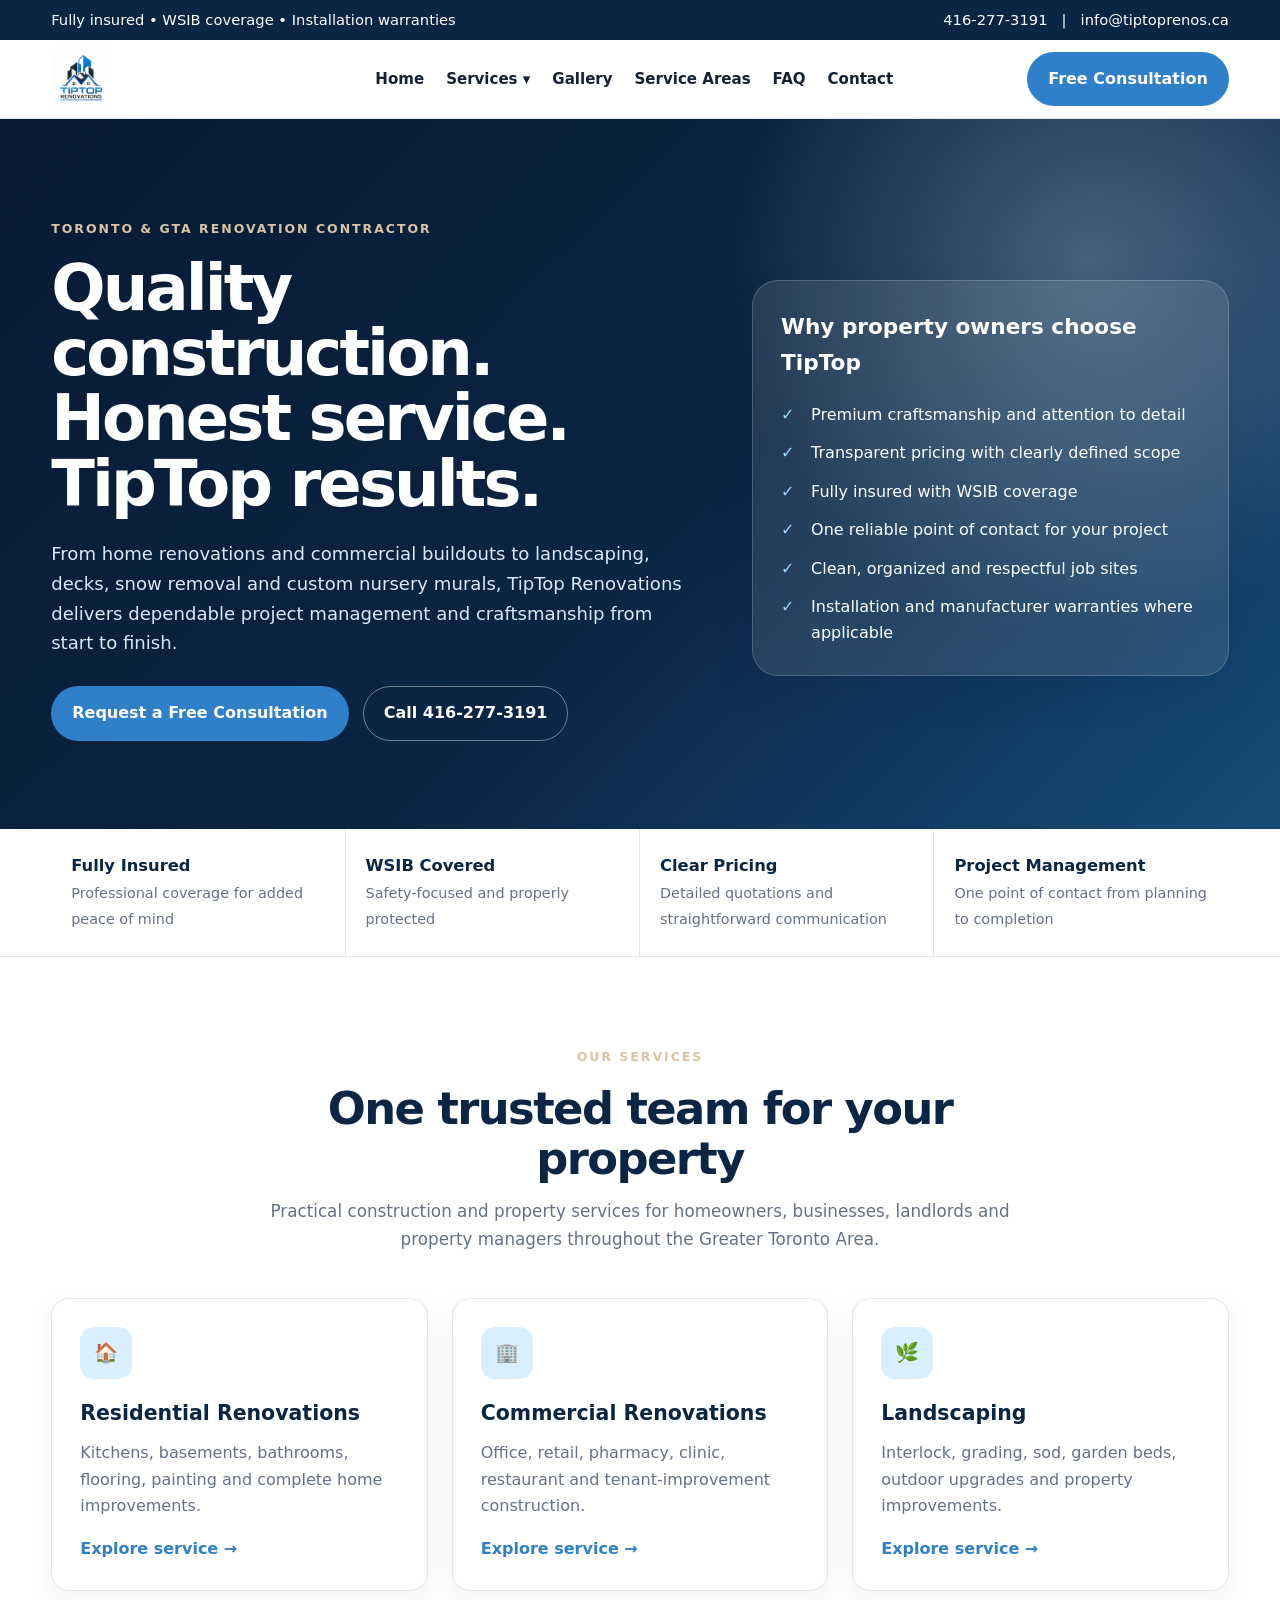
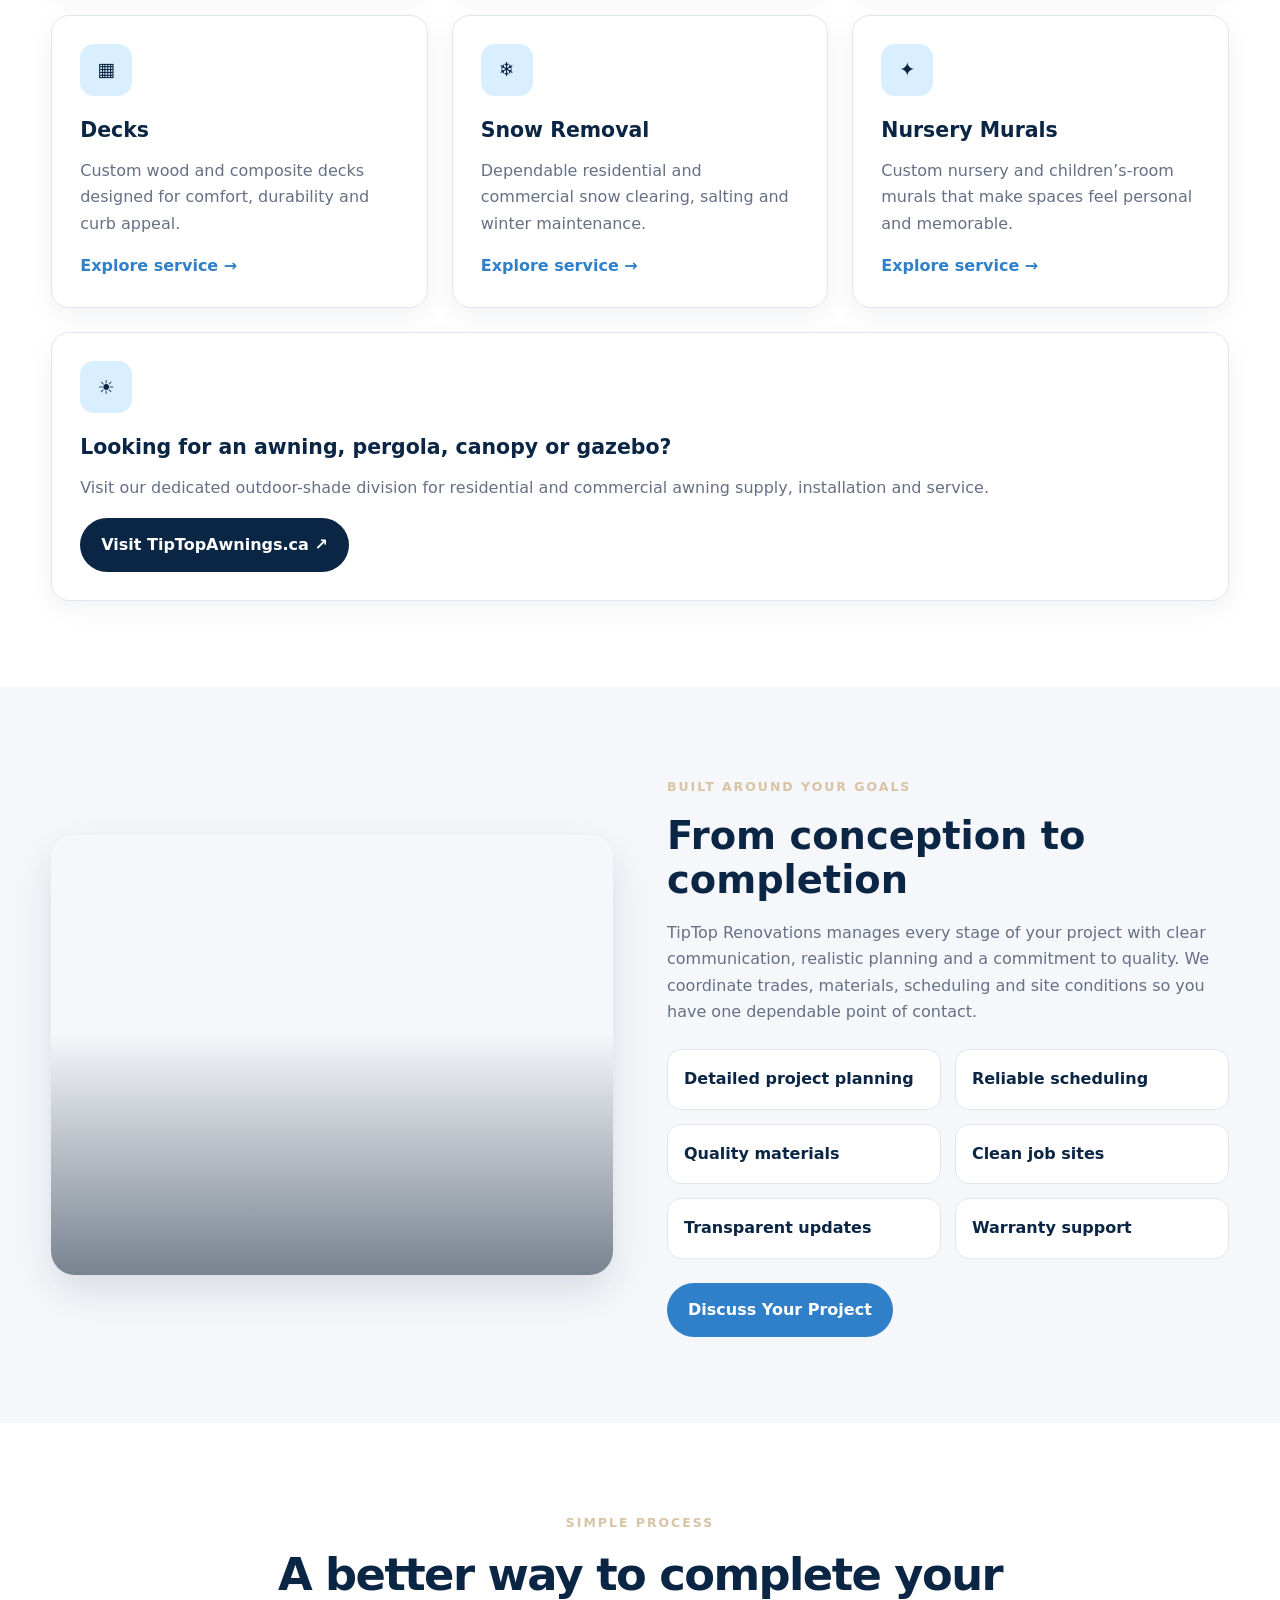
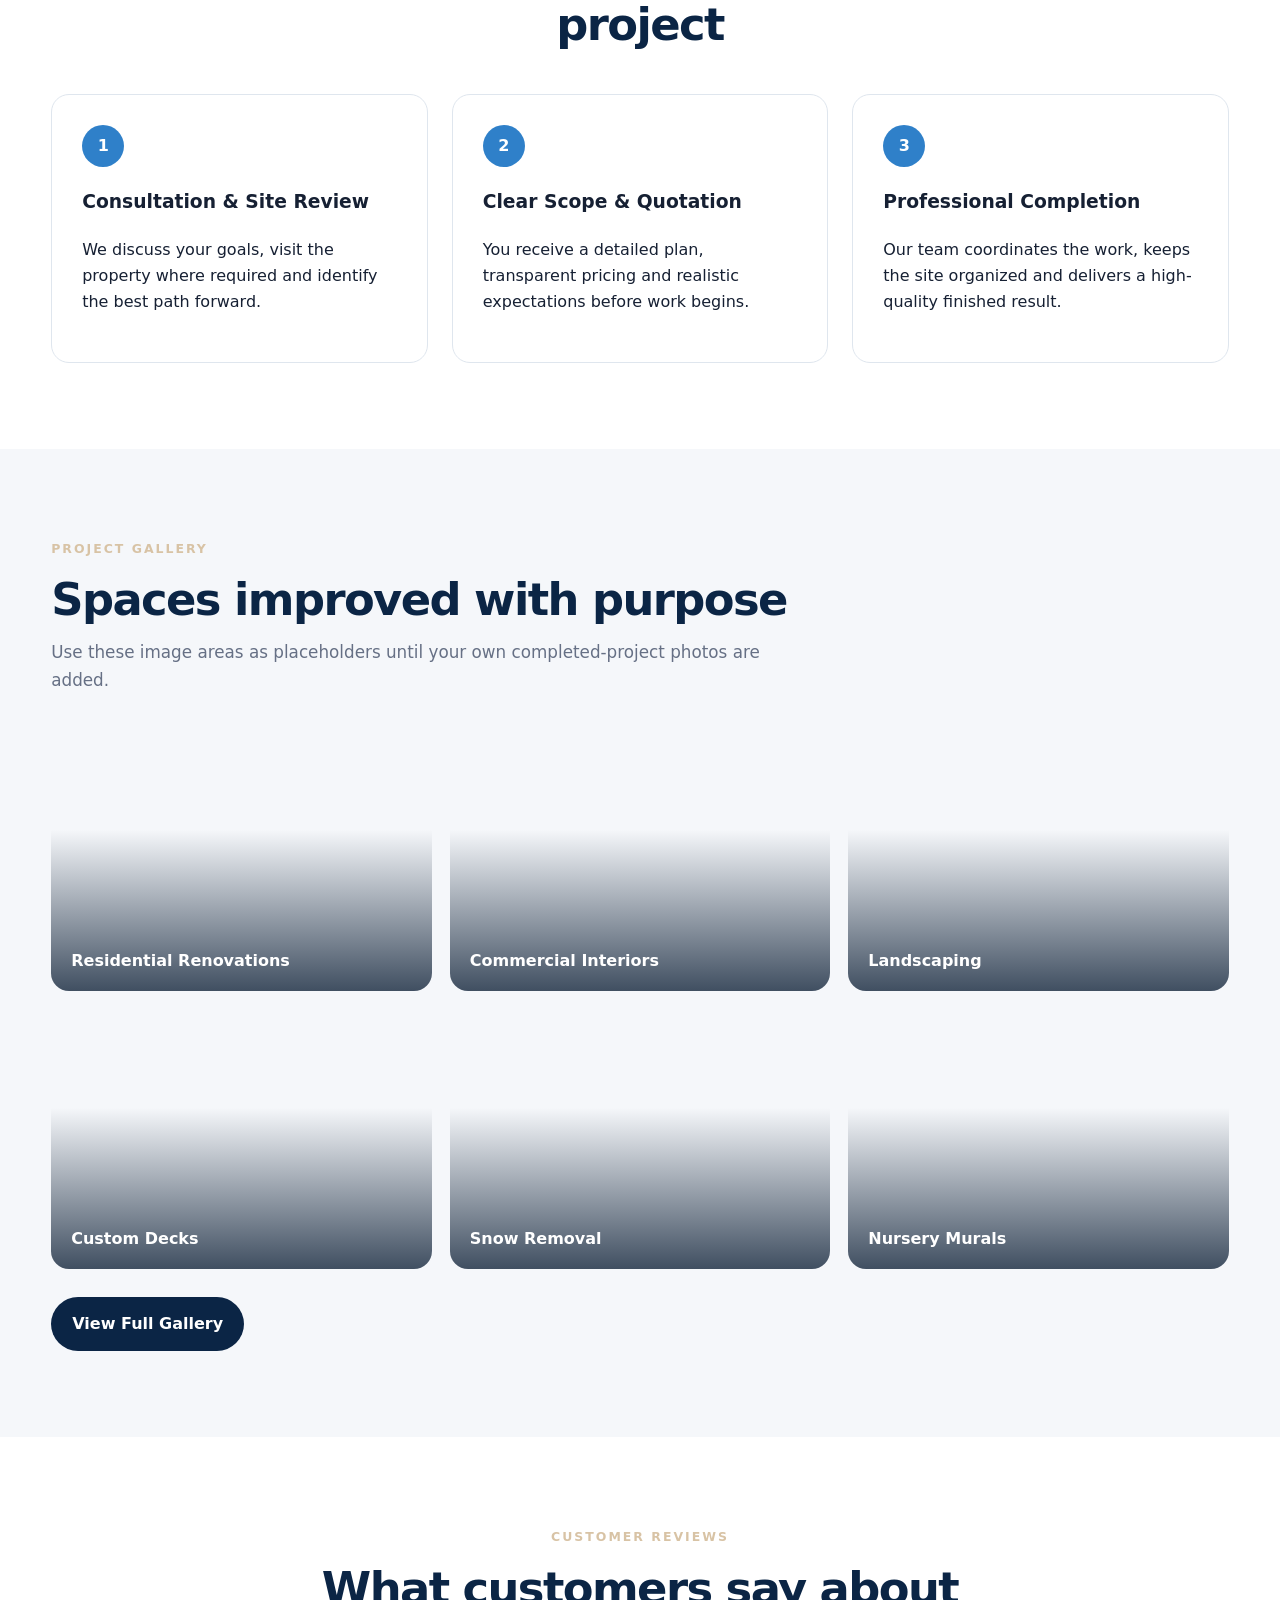
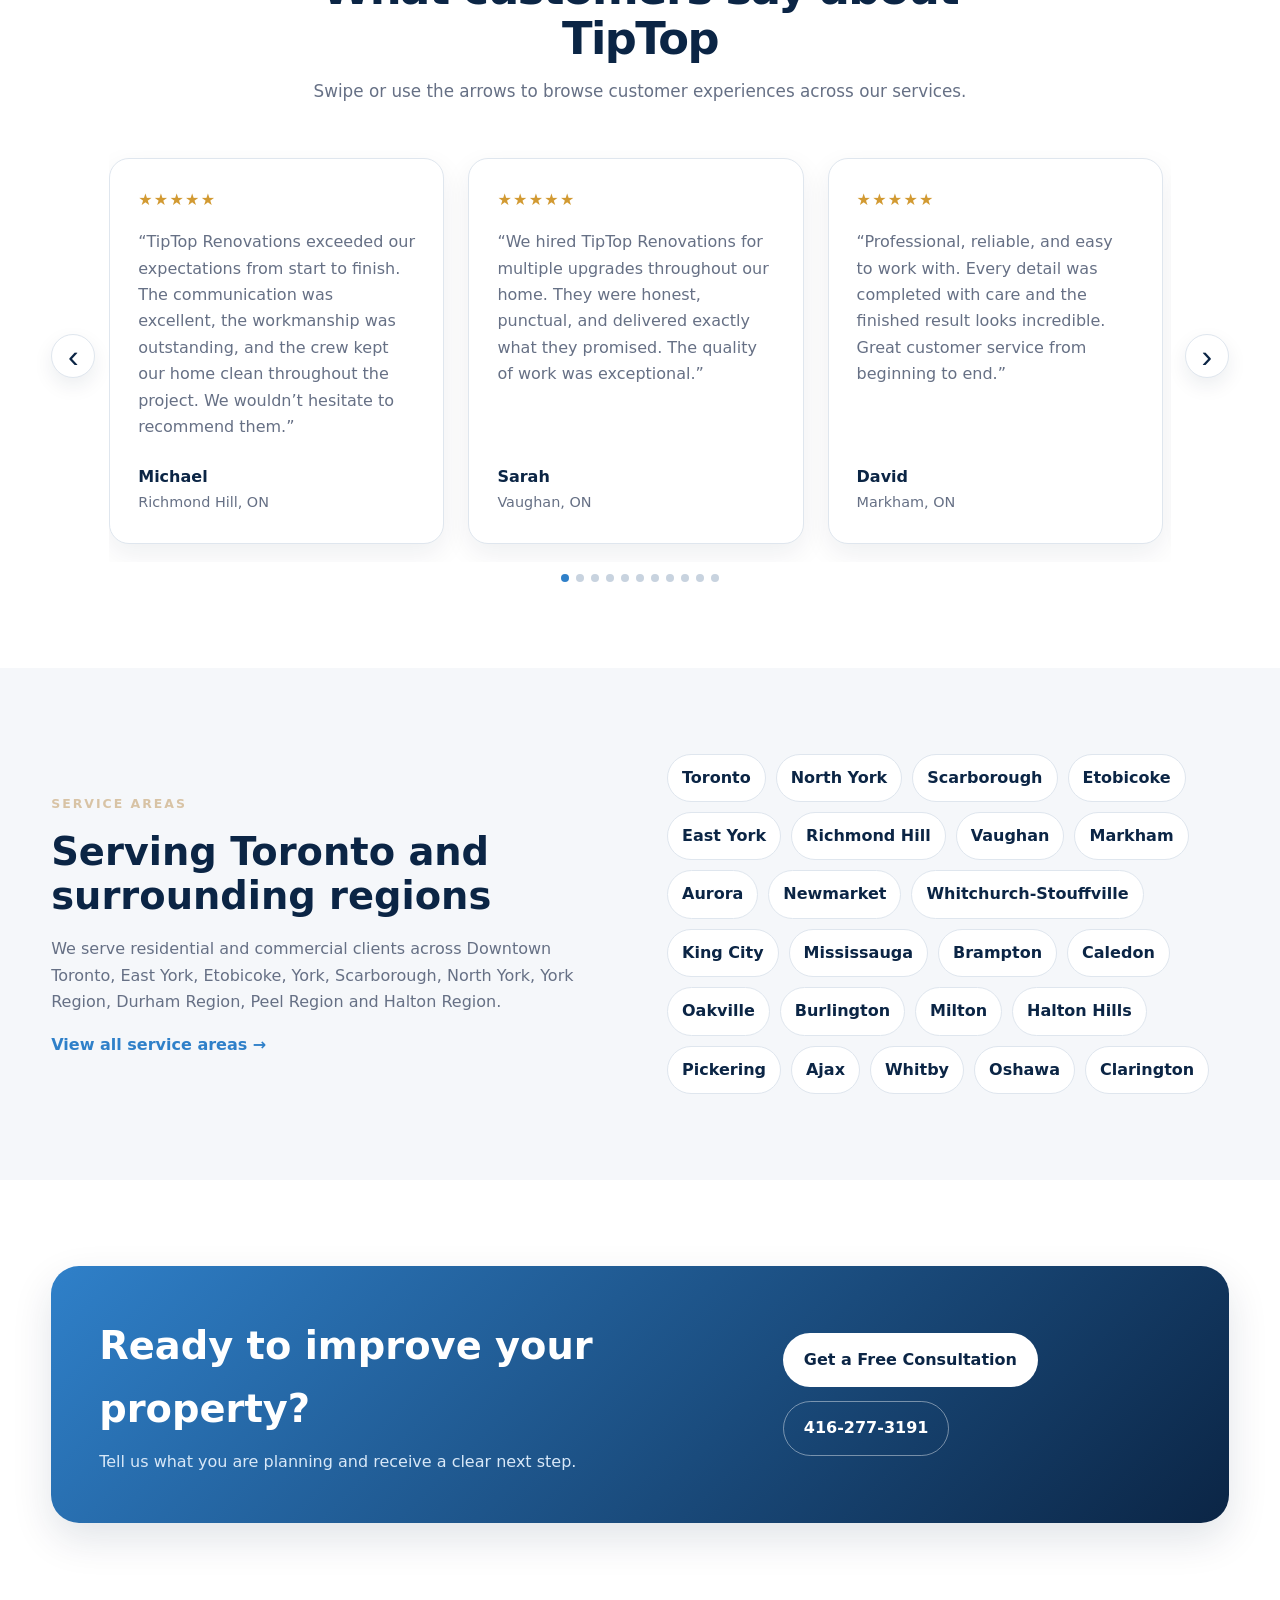
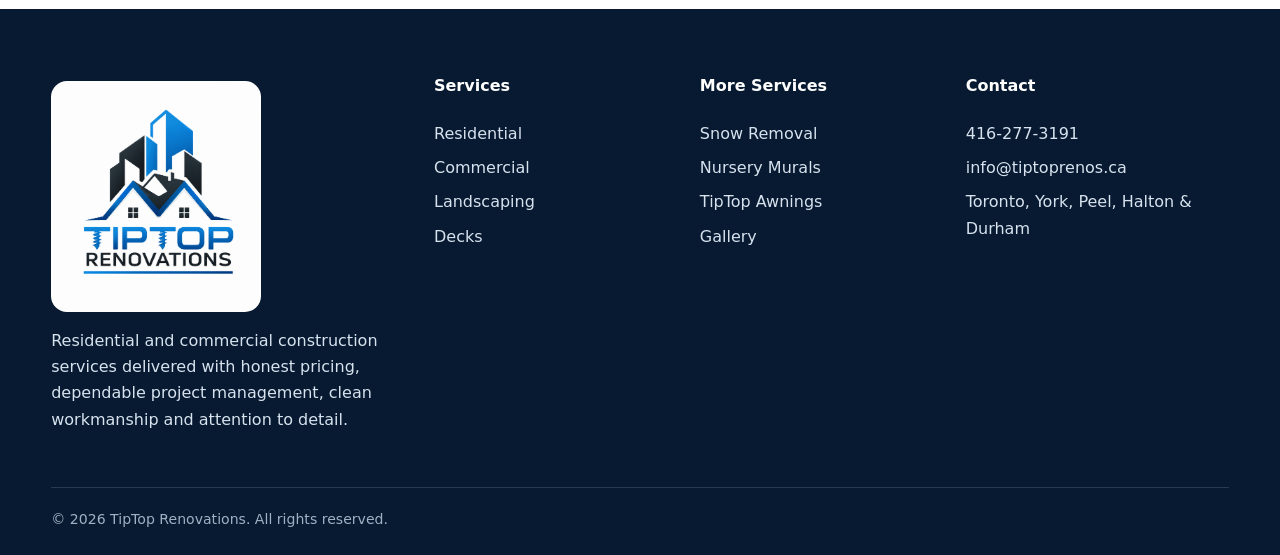
<file: index.html>
<!doctype html>
<html lang="en-CA">
<head>
<meta charset="utf-8"><meta name="viewport" content="width=device-width,initial-scale=1">
<title>TipTop Renovations | Toronto & GTA Renovation Contractor</title>
<meta name="description" content="TipTop Renovations provides residential renovations, commercial construction, landscaping, decks, snow removal and nursery murals across Toronto, York, Peel, Halton and Durham.">
<link rel="canonical" href="https://tiptoprenos.ca/">
<link rel="stylesheet" href="assets/css/style.css">
<script type="application/ld+json">{"@context": "https://schema.org", "@type": "GeneralContractor", "name": "TipTop Renovations", "url": "https://tiptoprenos.ca", "telephone": "+1-416-277-3191", "email": "info@tiptoprenos.ca", "areaServed": ["Toronto", "York Region", "Peel Region", "Halton Region", "Durham Region"], "sameAs": ["https://tiptopawnings.ca"]}</script>

<link rel="icon" href="assets/images/favicon/favicon.ico" sizes="any">
<link rel="icon" type="image/png" sizes="32x32" href="assets/images/favicon/favicon-32x32.png">
<link rel="icon" type="image/png" sizes="192x192" href="assets/images/favicon/favicon-192x192.png">
<link rel="apple-touch-icon" sizes="180x180" href="assets/images/favicon/apple-touch-icon.png">
</head><body>

<div class="topbar">
  <div class="container">
    <span>Fully insured • WSIB coverage • Installation warranties</span>
    <span><a href="tel:+14162773191">416-277-3191</a> &nbsp; | &nbsp; <a href="mailto:info@tiptoprenos.ca">info@tiptoprenos.ca</a></span>
  </div>
</div>
<header class="site-header">
  <div class="container nav-wrap">
    <a class="logo" href="index.html" aria-label="TipTop Renovations home"><img src="assets/images/tiptop-renovations-logo.png" alt="TipTop Renovations" class="site-logo-img"></a>
    <button class="menu-toggle" aria-label="Open menu">☰</button>
    <ul class="nav-links">
      <li><a href="index.html">Home</a></li>
      <li class="dropdown"><a href="#">Services ▾</a>
        <div class="dropdown-menu">
          <a href="residential/index.html">Residential Renovations</a>
          <a href="commercial/index.html">Commercial Renovations</a>
          <a href="landscaping/index.html">Landscaping</a>
          <a href="decks/index.html">Decks</a>
          <a href="snow-removal/index.html">Snow Removal</a>
          <a href="nursery-murals/index.html">Nursery Murals</a>
          <a href="https://tiptopawnings.ca" target="_blank" rel="noopener">TipTop Awnings ↗</a>
        </div>
      </li>
      <li><a href="gallery.html">Gallery</a></li>
      <li><a href="locations.html">Service Areas</a></li>
      <li><a href="faq.html">FAQ</a></li>
      <li><a href="contact.html">Contact</a></li>
    </ul>
    <a class="btn btn-primary nav-cta" href="contact.html">Free Consultation</a>
  </div>
</header>

<section class="hero">
  <div class="container hero-grid">
    <div>
      <span class="eyebrow">Toronto & GTA Renovation Contractor</span>
      <h1>Quality construction. Honest service. TipTop results.</h1>
      <p>From home renovations and commercial buildouts to landscaping, decks, snow removal and custom nursery murals, TipTop Renovations delivers dependable project management and craftsmanship from start to finish.</p>
      <div class="hero-actions">
        <a class="btn btn-primary" href="contact.html">Request a Free Consultation</a>
        <a class="btn btn-outline" href="tel:+14162773191">Call 416-277-3191</a>
      </div>
    </div>
    <aside class="hero-card">
      <h3>Why property owners choose TipTop</h3>
      <ul class="check-list">
        <li>Premium craftsmanship and attention to detail</li>
        <li>Transparent pricing with clearly defined scope</li>
        <li>Fully insured with WSIB coverage</li>
        <li>One reliable point of contact for your project</li>
        <li>Clean, organized and respectful job sites</li>
        <li>Installation and manufacturer warranties where applicable</li>
      </ul>
    </aside>
  </div>
</section>
<section class="trust-strip"><div class="container trust-grid">
  <div class="trust-item"><strong>Fully Insured</strong><span>Professional coverage for added peace of mind</span></div>
  <div class="trust-item"><strong>WSIB Covered</strong><span>Safety-focused and properly protected</span></div>
  <div class="trust-item"><strong>Clear Pricing</strong><span>Detailed quotations and straightforward communication</span></div>
  <div class="trust-item"><strong>Project Management</strong><span>One point of contact from planning to completion</span></div>
</div></section>

<section class="section"><div class="container">
  <div class="section-heading center"><span class="eyebrow">Our Services</span><h2>One trusted team for your property</h2><p>Practical construction and property services for homeowners, businesses, landlords and property managers throughout the Greater Toronto Area.</p></div>
  <div class="card-grid"><article class="service-card"><div class="service-icon">🏠</div><h3>Residential Renovations</h3><p>Kitchens, basements, bathrooms, flooring, painting and complete home improvements.</p><a class="text-link" href="residential/index.html">Explore service →</a></article><article class="service-card"><div class="service-icon">🏢</div><h3>Commercial Renovations</h3><p>Office, retail, pharmacy, clinic, restaurant and tenant-improvement construction.</p><a class="text-link" href="commercial/index.html">Explore service →</a></article><article class="service-card"><div class="service-icon">🌿</div><h3>Landscaping</h3><p>Interlock, grading, sod, garden beds, outdoor upgrades and property improvements.</p><a class="text-link" href="landscaping/index.html">Explore service →</a></article><article class="service-card"><div class="service-icon">▦</div><h3>Decks</h3><p>Custom wood and composite decks designed for comfort, durability and curb appeal.</p><a class="text-link" href="decks/index.html">Explore service →</a></article><article class="service-card"><div class="service-icon">❄</div><h3>Snow Removal</h3><p>Dependable residential and commercial snow clearing, salting and winter maintenance.</p><a class="text-link" href="snow-removal/index.html">Explore service →</a></article><article class="service-card"><div class="service-icon">✦</div><h3>Nursery Murals</h3><p>Custom nursery and children’s-room murals that make spaces feel personal and memorable.</p><a class="text-link" href="nursery-murals/index.html">Explore service →</a></article></div>
  <div style="margin-top:24px" class="service-card"><div class="service-icon">☀</div><h3>Looking for an awning, pergola, canopy or gazebo?</h3><p>Visit our dedicated outdoor-shade division for residential and commercial awning supply, installation and service.</p><a class="btn btn-dark" target="_blank" rel="noopener" href="https://tiptopawnings.ca">Visit TipTopAwnings.ca ↗</a></div>
</div></section>

<section class="section section-alt"><div class="container split">
  <div class="image-panel" style="background-image:url('https://images.unsplash.com/photo-1503387762-592deb58ef4e?auto=format&fit=crop&w=1400&q=80')"></div>
  <div class="content"><span class="eyebrow">Built Around Your Goals</span><h2>From conception to completion</h2>
    <p>TipTop Renovations manages every stage of your project with clear communication, realistic planning and a commitment to quality. We coordinate trades, materials, scheduling and site conditions so you have one dependable point of contact.</p>
    <div class="feature-list">
      <div class="feature">Detailed project planning</div><div class="feature">Reliable scheduling</div>
      <div class="feature">Quality materials</div><div class="feature">Clean job sites</div>
      <div class="feature">Transparent updates</div><div class="feature">Warranty support</div>
    </div>
    <a class="btn btn-primary" href="contact.html">Discuss Your Project</a>
  </div>
</div></section>

<section class="section"><div class="container">
  <div class="section-heading center"><span class="eyebrow">Simple Process</span><h2>A better way to complete your project</h2></div>
  <div class="steps">
    <div class="step"><h3>Consultation & Site Review</h3><p>We discuss your goals, visit the property where required and identify the best path forward.</p></div>
    <div class="step"><h3>Clear Scope & Quotation</h3><p>You receive a detailed plan, transparent pricing and realistic expectations before work begins.</p></div>
    <div class="step"><h3>Professional Completion</h3><p>Our team coordinates the work, keeps the site organized and delivers a high-quality finished result.</p></div>
  </div>
</div></section>

<section class="section section-alt"><div class="container">
  <div class="section-heading"><span class="eyebrow">Project Gallery</span><h2>Spaces improved with purpose</h2><p>Use these image areas as placeholders until your own completed-project photos are added.</p></div>
  <div class="gallery-grid"><div class="gallery-item" style="background-image:url('https://images.unsplash.com/photo-1600585154340-be6161a56a0c?auto=format&fit=crop&w=1200&q=80')"><span class="gallery-label">Residential Renovations</span></div><div class="gallery-item" style="background-image:url('https://images.unsplash.com/photo-1497366811353-6870744d04b2?auto=format&fit=crop&w=1200&q=80')"><span class="gallery-label">Commercial Interiors</span></div><div class="gallery-item" style="background-image:url('https://images.unsplash.com/photo-1558904541-efa843a96f01?auto=format&fit=crop&w=1200&q=80')"><span class="gallery-label">Landscaping</span></div><div class="gallery-item" style="background-image:url('https://images.unsplash.com/photo-1600566753086-00f18fb6b3ea?auto=format&fit=crop&w=1200&q=80')"><span class="gallery-label">Custom Decks</span></div><div class="gallery-item" style="background-image:url('https://images.unsplash.com/photo-1517299321609-52687d1bc55a?auto=format&fit=crop&w=1200&q=80')"><span class="gallery-label">Snow Removal</span></div><div class="gallery-item" style="background-image:url('https://images.unsplash.com/photo-1617104678098-de229db51175?auto=format&fit=crop&w=1200&q=80')"><span class="gallery-label">Nursery Murals</span></div></div>
  <div style="margin-top:28px"><a class="btn btn-dark" href="gallery.html">View Full Gallery</a></div>
</div></section>


<section class="section reviews-section"><div class="container">
<div class="section-heading center"><span class="eyebrow">Customer Reviews</span><h2>What customers say about TipTop</h2><p>Swipe or use the arrows to browse customer experiences across our services.</p></div>
<div class="testimonial-carousel" data-carousel>
<button class="carousel-btn carousel-prev" aria-label="Previous review">‹</button>
<div class="testimonial-track"><article class="testimonial-slide">
<div class="stars" aria-label="5 out of 5 stars">★★★★★</div>
<blockquote>“TipTop Renovations exceeded our expectations from start to finish. The communication was excellent, the workmanship was outstanding, and the crew kept our home clean throughout the project. We wouldn’t hesitate to recommend them.”</blockquote>
<p class="testimonial-author"><strong>Michael</strong><span>Richmond Hill, ON</span></p>
</article><article class="testimonial-slide">
<div class="stars" aria-label="5 out of 5 stars">★★★★★</div>
<blockquote>“We hired TipTop Renovations for multiple upgrades throughout our home. They were honest, punctual, and delivered exactly what they promised. The quality of work was exceptional.”</blockquote>
<p class="testimonial-author"><strong>Sarah</strong><span>Vaughan, ON</span></p>
</article><article class="testimonial-slide">
<div class="stars" aria-label="5 out of 5 stars">★★★★★</div>
<blockquote>“Professional, reliable, and easy to work with. Every detail was completed with care and the finished result looks incredible. Great customer service from beginning to end.”</blockquote>
<p class="testimonial-author"><strong>David</strong><span>Markham, ON</span></p>
</article><article class="testimonial-slide">
<div class="stars" aria-label="5 out of 5 stars">★★★★★</div>
<blockquote>“The entire renovation process was smooth and stress-free. Excellent craftsmanship, fair pricing, and they truly stand behind their work.”</blockquote>
<p class="testimonial-author"><strong>Jennifer</strong><span>Toronto, ON</span></p>
</article><article class="testimonial-slide">
<div class="stars" aria-label="5 out of 5 stars">★★★★★</div>
<blockquote>“Our new motorized awning completely transformed our backyard. The installation was quick, clean, and professionally done.”</blockquote>
<p class="testimonial-author"><strong>Mark</strong><span>Richmond Hill, ON</span></p>
</article><article class="testimonial-slide">
<div class="stars" aria-label="5 out of 5 stars">★★★★★</div>
<blockquote>“Very knowledgeable team who helped us choose the perfect awning. Excellent installation and fantastic customer service.”</blockquote>
<p class="testimonial-author"><strong>Linda</strong><span>Newmarket, ON</span></p>
</article><article class="testimonial-slide">
<div class="stars" aria-label="5 out of 5 stars">★★★★★</div>
<blockquote>“The quality exceeded our expectations. We spend so much more time outside now thanks to our retractable awning.”</blockquote>
<p class="testimonial-author"><strong>Robert</strong><span>Vaughan, ON</span></p>
</article><article class="testimonial-slide">
<div class="stars" aria-label="5 out of 5 stars">★★★★★</div>
<blockquote>“From the free consultation to installation, everything was handled professionally. Highly recommend TipTop Awnings.”</blockquote>
<p class="testimonial-author"><strong>Amanda</strong><span>Aurora, ON</span></p>
</article><article class="testimonial-slide">
<div class="stars" aria-label="5 out of 5 stars">★★★★★</div>
<blockquote>“Our front and backyard look amazing. The team was professional, hardworking, and paid attention to every detail.”</blockquote>
<p class="testimonial-author"><strong>Chris</strong><span>Markham, ON</span></p>
</article><article class="testimonial-slide">
<div class="stars" aria-label="5 out of 5 stars">★★★★★</div>
<blockquote>“They completely transformed our property with new gardens, sod, and interlock. Couldn’t be happier.”</blockquote>
<p class="testimonial-author"><strong>Emily</strong><span>Vaughan, ON</span></p>
</article><article class="testimonial-slide">
<div class="stars" aria-label="5 out of 5 stars">★★★★★</div>
<blockquote>“Reliable, clean, and very knowledgeable. They finished on schedule and our landscaping looks incredible.”</blockquote>
<p class="testimonial-author"><strong>Daniel</strong><span>Richmond Hill, ON</span></p>
</article><article class="testimonial-slide">
<div class="stars" aria-label="5 out of 5 stars">★★★★★</div>
<blockquote>“Fantastic workmanship and great communication throughout the project. Our curb appeal has improved dramatically.”</blockquote>
<p class="testimonial-author"><strong>Michelle</strong><span>Pickering, ON</span></p>
</article><article class="testimonial-slide">
<div class="stars" aria-label="5 out of 5 stars">★★★★★</div>
<blockquote>“Our basement renovation turned out even better than we imagined. Excellent quality and very professional.”</blockquote>
<p class="testimonial-author"><strong>Jason</strong><span>Toronto, ON</span></p>
</article><article class="testimonial-slide">
<div class="stars" aria-label="5 out of 5 stars">★★★★★</div>
<blockquote>“The kitchen renovation was completed on time and the craftsmanship is outstanding.”</blockquote>
<p class="testimonial-author"><strong>Natalie</strong><span>Richmond Hill, ON</span></p>
</article><article class="testimonial-slide">
<div class="stars" aria-label="5 out of 5 stars">★★★★★</div>
<blockquote>“Very trustworthy team that genuinely cares about quality. We will definitely use them again.”</blockquote>
<p class="testimonial-author"><strong>Kevin</strong><span>Markham, ON</span></p>
</article><article class="testimonial-slide">
<div class="stars" aria-label="5 out of 5 stars">★★★★★</div>
<blockquote>“From demolition to finishing touches, everything was handled professionally. Highly recommend.”</blockquote>
<p class="testimonial-author"><strong>Melissa</strong><span>Vaughan, ON</span></p>
</article><article class="testimonial-slide">
<div class="stars" aria-label="5 out of 5 stars">★★★★★</div>
<blockquote>“TipTop Renovations completed our office renovation with minimal disruption to our business. Outstanding work.”</blockquote>
<p class="testimonial-author"><strong>Ahmed</strong><span>Mississauga, ON</span></p>
</article><article class="testimonial-slide">
<div class="stars" aria-label="5 out of 5 stars">★★★★★</div>
<blockquote>“They understood exactly what our business needed and delivered a professional space on schedule.”</blockquote>
<p class="testimonial-author"><strong>Steven</strong><span>Toronto, ON</span></p>
</article><article class="testimonial-slide">
<div class="stars" aria-label="5 out of 5 stars">★★★★★</div>
<blockquote>“Excellent communication and attention to detail throughout the commercial renovation.”</blockquote>
<p class="testimonial-author"><strong>Rachel</strong><span>Vaughan, ON</span></p>
</article><article class="testimonial-slide">
<div class="stars" aria-label="5 out of 5 stars">★★★★★</div>
<blockquote>“Reliable contractors who take pride in their work. Our retail space looks fantastic.”</blockquote>
<p class="testimonial-author"><strong>Peter</strong><span>Markham, ON</span></p>
</article><article class="testimonial-slide">
<div class="stars" aria-label="5 out of 5 stars">★★★★★</div>
<blockquote>“Our new deck has become our favourite place to relax. Beautiful craftsmanship.”</blockquote>
<p class="testimonial-author"><strong>Brian</strong><span>Richmond Hill, ON</span></p>
</article><article class="testimonial-slide">
<div class="stars" aria-label="5 out of 5 stars">★★★★★</div>
<blockquote>“Strong attention to detail and excellent workmanship. The deck looks amazing.”</blockquote>
<p class="testimonial-author"><strong>Laura</strong><span>Aurora, ON</span></p>
</article><article class="testimonial-slide">
<div class="stars" aria-label="5 out of 5 stars">★★★★★</div>
<blockquote>“Professional installation with high-quality materials. Everything was completed exactly as promised.”</blockquote>
<p class="testimonial-author"><strong>Steve</strong><span>Newmarket, ON</span></p>
</article><article class="testimonial-slide">
<div class="stars" aria-label="5 out of 5 stars">★★★★★</div>
<blockquote>“We’ve received so many compliments on our new deck. Great experience from start to finish.”</blockquote>
<p class="testimonial-author"><strong>Karen</strong><span>Vaughan, ON</span></p>
</article><article class="testimonial-slide">
<div class="stars" aria-label="5 out of 5 stars">★★★★★</div>
<blockquote>“Always arrives on time after every snowfall. Reliable and dependable service.”</blockquote>
<p class="testimonial-author"><strong>George</strong><span>Richmond Hill, ON</span></p>
</article><article class="testimonial-slide">
<div class="stars" aria-label="5 out of 5 stars">★★★★★</div>
<blockquote>“Our driveway and walkways are always cleared quickly. Great communication during storms.”</blockquote>
<p class="testimonial-author"><strong>Susan</strong><span>Markham, ON</span></p>
</article><article class="testimonial-slide">
<div class="stars" aria-label="5 out of 5 stars">★★★★★</div>
<blockquote>“Excellent seasonal snow removal service. Never had to worry about heavy snow again.”</blockquote>
<p class="testimonial-author"><strong>John</strong><span>Vaughan, ON</span></p>
</article><article class="testimonial-slide">
<div class="stars" aria-label="5 out of 5 stars">★★★★★</div>
<blockquote>“Professional, punctual, and thorough every single snowfall. Highly recommended.”</blockquote>
<p class="testimonial-author"><strong>Lisa</strong><span>Aurora, ON</span></p>
</article><article class="testimonial-slide">
<div class="stars" aria-label="5 out of 5 stars">★★★★★</div>
<blockquote>“The mural completely transformed our baby’s nursery. Beautiful artwork and incredible attention to detail.”</blockquote>
<p class="testimonial-author"><strong>Ashley</strong><span>Richmond Hill, ON</span></p>
</article><article class="testimonial-slide">
<div class="stars" aria-label="5 out of 5 stars">★★★★★</div>
<blockquote>“Our daughter absolutely loves her new room. The artist captured exactly what we envisioned.”</blockquote>
<p class="testimonial-author"><strong>Nicole</strong><span>Vaughan, ON</span></p>
</article><article class="testimonial-slide">
<div class="stars" aria-label="5 out of 5 stars">★★★★★</div>
<blockquote>“Professional, creative, and wonderful to work with. The finished mural exceeded our expectations.”</blockquote>
<p class="testimonial-author"><strong>Jessica</strong><span>Markham, ON</span></p>
</article><article class="testimonial-slide">
<div class="stars" aria-label="5 out of 5 stars">★★★★★</div>
<blockquote>“The quality is amazing. Every detail was hand-painted beautifully and brought the entire room to life.”</blockquote>
<p class="testimonial-author"><strong>Rebecca</strong><span>Toronto, ON</span></p>
</article></div>
<button class="carousel-btn carousel-next" aria-label="Next review">›</button>
</div>
<div class="carousel-dots" aria-hidden="true"></div>
</div></section>


<section class="section section-alt"><div class="container split">
  <div class="content"><span class="eyebrow">Service Areas</span><h2>Serving Toronto and surrounding regions</h2><p>We serve residential and commercial clients across Downtown Toronto, East York, Etobicoke, York, Scarborough, North York, York Region, Durham Region, Peel Region and Halton Region.</p><a class="text-link" href="locations.html">View all service areas →</a></div>
  <div class="location-cloud"><span>Toronto</span><span>North York</span><span>Scarborough</span><span>Etobicoke</span><span>East York</span><span>Richmond Hill</span><span>Vaughan</span><span>Markham</span><span>Aurora</span><span>Newmarket</span><span>Whitchurch-Stouffville</span><span>King City</span><span>Mississauga</span><span>Brampton</span><span>Caledon</span><span>Oakville</span><span>Burlington</span><span>Milton</span><span>Halton Hills</span><span>Pickering</span><span>Ajax</span><span>Whitby</span><span>Oshawa</span><span>Clarington</span></div>
</div></section>

<section class="section"><div class="container"><div class="cta"><div><h2>Ready to improve your property?</h2><p>Tell us what you are planning and receive a clear next step.</p></div><div class="hero-actions"><a class="btn btn-light" href="contact.html">Get a Free Consultation</a><a class="btn btn-outline" href="tel:+14162773191">416-277-3191</a></div></div></div></section>

<footer class="footer">
  <div class="container">
    <div class="footer-grid">
      <div>
        <a class="logo" href="index.html"><img src="assets/images/tiptop-renovations-logo.png" alt="TipTop Renovations" class="footer-logo-img"></a>
        <p>Residential and commercial construction services delivered with honest pricing, dependable project management, clean workmanship and attention to detail.</p>
      </div>
      <div><h4>Services</h4>
        <a href="residential/index.html">Residential</a>
        <a href="commercial/index.html">Commercial</a>
        <a href="landscaping/index.html">Landscaping</a>
        <a href="decks/index.html">Decks</a>
      </div>
      <div><h4>More Services</h4>
        <a href="snow-removal/index.html">Snow Removal</a>
        <a href="nursery-murals/index.html">Nursery Murals</a>
        <a href="https://tiptopawnings.ca" target="_blank" rel="noopener">TipTop Awnings</a>
        <a href="gallery.html">Gallery</a>
      </div>
      <div><h4>Contact</h4>
        <a href="tel:+14162773191">416-277-3191</a>
        <a href="mailto:info@tiptoprenos.ca">info@tiptoprenos.ca</a>
        <a href="locations.html">Toronto, York, Peel, Halton & Durham</a>
      </div>
    </div>
    <div class="footer-bottom">© <span data-year></span> TipTop Renovations. All rights reserved.</div>
  </div>
</footer>
<script src="assets/js/main.js"></script>

</body></html>
</file>
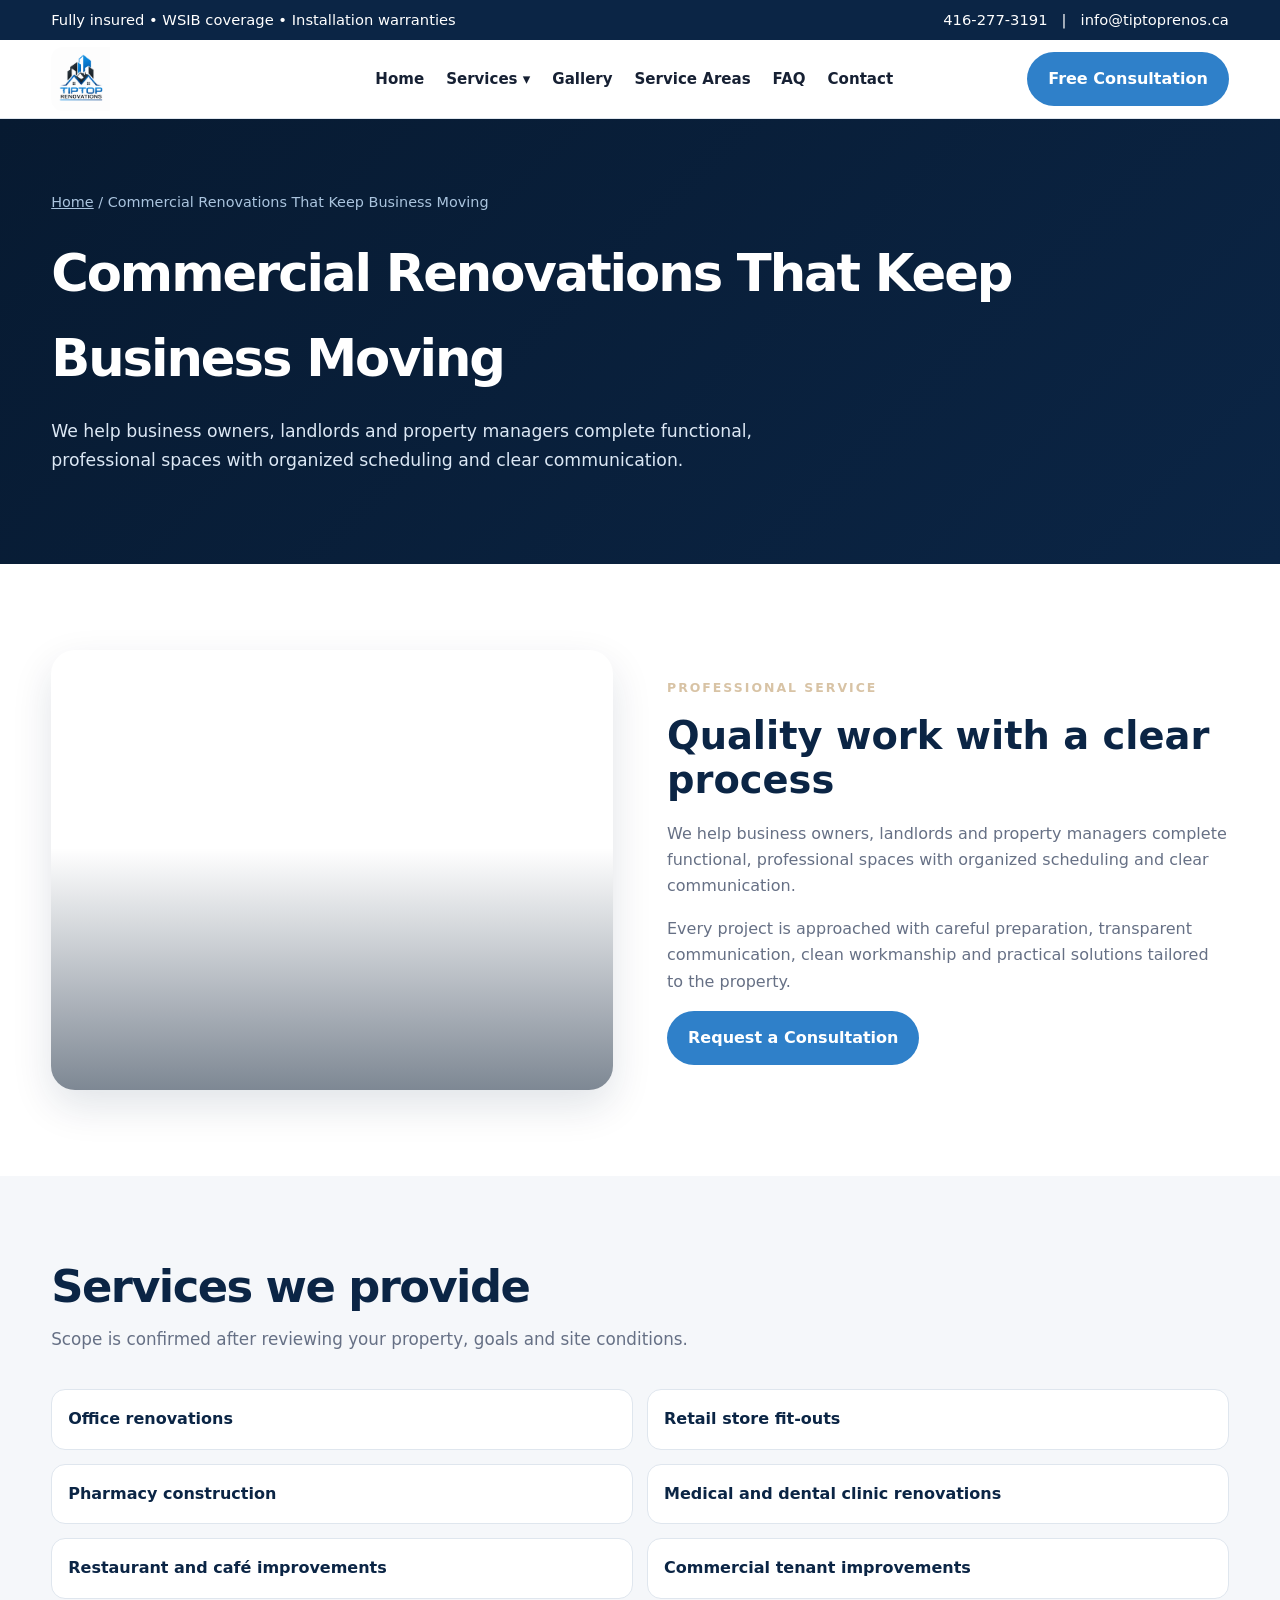
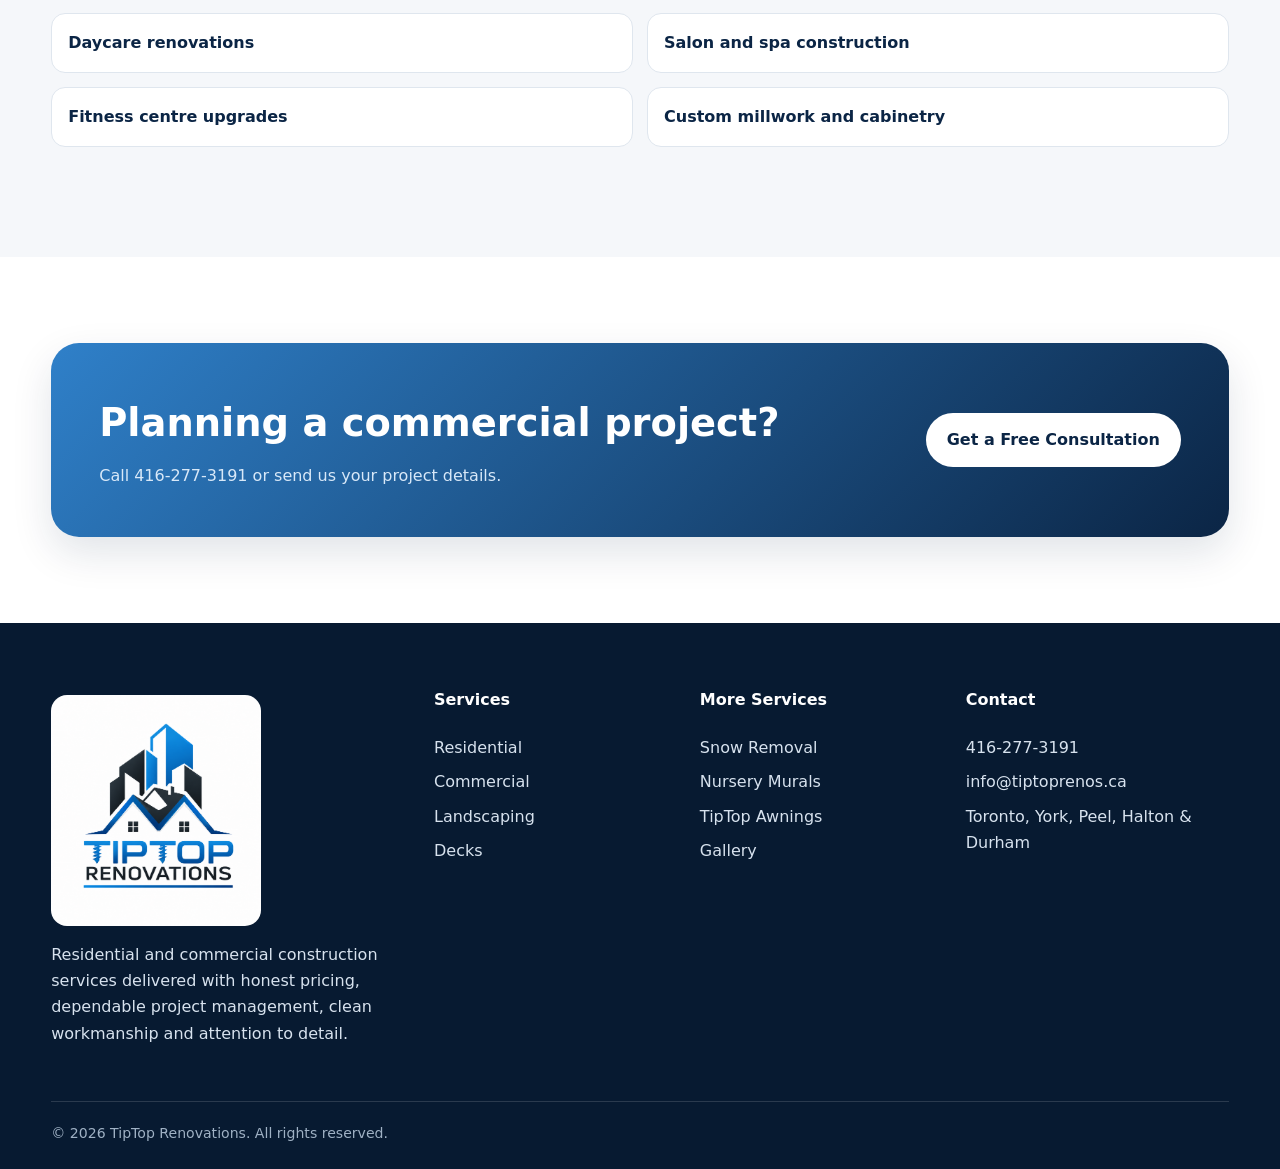
<file: commercial/index.html>
<!doctype html><html lang="en-CA"><head>
<meta charset="utf-8"><meta name="viewport" content="width=device-width,initial-scale=1">
<title>Commercial Renovations Toronto & GTA | TipTop Renovations</title><meta name="description" content="Commercial renovation, tenant improvement, pharmacy, clinic, office, retail and restaurant construction throughout Toronto and the GTA.">
<link rel="canonical" href="https://tiptoprenos.ca/commercial/">
<link rel="stylesheet" href="../assets/css/style.css">

<link rel="icon" href="../assets/images/favicon/favicon.ico" sizes="any">
<link rel="icon" type="image/png" sizes="32x32" href="../assets/images/favicon/favicon-32x32.png">
<link rel="icon" type="image/png" sizes="192x192" href="../assets/images/favicon/favicon-192x192.png">
<link rel="apple-touch-icon" sizes="180x180" href="../assets/images/favicon/apple-touch-icon.png">
</head><body>
<div class="topbar">
  <div class="container">
    <span>Fully insured • WSIB coverage • Installation warranties</span>
    <span><a href="tel:+14162773191">416-277-3191</a> &nbsp; | &nbsp; <a href="mailto:info@tiptoprenos.ca">info@tiptoprenos.ca</a></span>
  </div>
</div>
<header class="site-header">
  <div class="container nav-wrap">
    <a class="logo" href="../index.html" aria-label="TipTop Renovations home"><img src="../assets/images/tiptop-renovations-logo.png" alt="TipTop Renovations" class="site-logo-img"></a>
    <button class="menu-toggle" aria-label="Open menu">☰</button>
    <ul class="nav-links">
      <li><a href="../index.html">Home</a></li>
      <li class="dropdown"><a href="#">Services ▾</a>
        <div class="dropdown-menu">
          <a href="../residential/index.html">Residential Renovations</a>
          <a href="../commercial/index.html">Commercial Renovations</a>
          <a href="../landscaping/index.html">Landscaping</a>
          <a href="../decks/index.html">Decks</a>
          <a href="../snow-removal/index.html">Snow Removal</a>
          <a href="../nursery-murals/index.html">Nursery Murals</a>
          <a href="https://tiptopawnings.ca" target="_blank" rel="noopener">TipTop Awnings ↗</a>
        </div>
      </li>
      <li><a href="../gallery.html">Gallery</a></li>
      <li><a href="../locations.html">Service Areas</a></li>
      <li><a href="../faq.html">FAQ</a></li>
      <li><a href="../contact.html">Contact</a></li>
    </ul>
    <a class="btn btn-primary nav-cta" href="../contact.html">Free Consultation</a>
  </div>
</header>

<section class="page-hero"><div class="container"><div class="breadcrumbs"><a href="../index.html">Home</a> / Commercial Renovations That Keep Business Moving</div><h1>Commercial Renovations That Keep Business Moving</h1><p>We help business owners, landlords and property managers complete functional, professional spaces with organized scheduling and clear communication.</p></div></section>
<section class="section"><div class="container split"><div class="image-panel" style="background-image:url('https://images.unsplash.com/photo-1497366754035-f200968a6e72?auto=format&fit=crop&w=1400&q=80')"></div><div class="content"><span class="eyebrow">Professional Service</span><h2>Quality work with a clear process</h2><p>We help business owners, landlords and property managers complete functional, professional spaces with organized scheduling and clear communication.</p><p>Every project is approached with careful preparation, transparent communication, clean workmanship and practical solutions tailored to the property.</p><a class="btn btn-primary" href="../contact.html">Request a Consultation</a></div></div></section>
<section class="section section-alt"><div class="container"><div class="section-heading"><h2>Services we provide</h2><p>Scope is confirmed after reviewing your property, goals and site conditions.</p></div><div class="feature-list"><div class='feature'>Office renovations</div><div class='feature'>Retail store fit-outs</div><div class='feature'>Pharmacy construction</div><div class='feature'>Medical and dental clinic renovations</div><div class='feature'>Restaurant and café improvements</div><div class='feature'>Commercial tenant improvements</div><div class='feature'>Daycare renovations</div><div class='feature'>Salon and spa construction</div><div class='feature'>Fitness centre upgrades</div><div class='feature'>Custom millwork and cabinetry</div></div></div></section>
<section class="section"><div class="container"><div class="cta"><div><h2>Planning a commercial project?</h2><p>Call 416-277-3191 or send us your project details.</p></div><a class="btn btn-light" href="../contact.html">Get a Free Consultation</a></div></div></section>

<footer class="footer">
  <div class="container">
    <div class="footer-grid">
      <div>
        <a class="logo" href="../index.html"><img src="../assets/images/tiptop-renovations-logo.png" alt="TipTop Renovations" class="footer-logo-img"></a>
        <p>Residential and commercial construction services delivered with honest pricing, dependable project management, clean workmanship and attention to detail.</p>
      </div>
      <div><h4>Services</h4>
        <a href="../residential/index.html">Residential</a>
        <a href="../commercial/index.html">Commercial</a>
        <a href="../landscaping/index.html">Landscaping</a>
        <a href="../decks/index.html">Decks</a>
      </div>
      <div><h4>More Services</h4>
        <a href="../snow-removal/index.html">Snow Removal</a>
        <a href="../nursery-murals/index.html">Nursery Murals</a>
        <a href="https://tiptopawnings.ca" target="_blank" rel="noopener">TipTop Awnings</a>
        <a href="../gallery.html">Gallery</a>
      </div>
      <div><h4>Contact</h4>
        <a href="tel:+14162773191">416-277-3191</a>
        <a href="mailto:info@tiptoprenos.ca">info@tiptoprenos.ca</a>
        <a href="../locations.html">Toronto, York, Peel, Halton & Durham</a>
      </div>
    </div>
    <div class="footer-bottom">© <span data-year></span> TipTop Renovations. All rights reserved.</div>
  </div>
</footer>
<script src="../assets/js/main.js"></script>
</body></html>
</file>
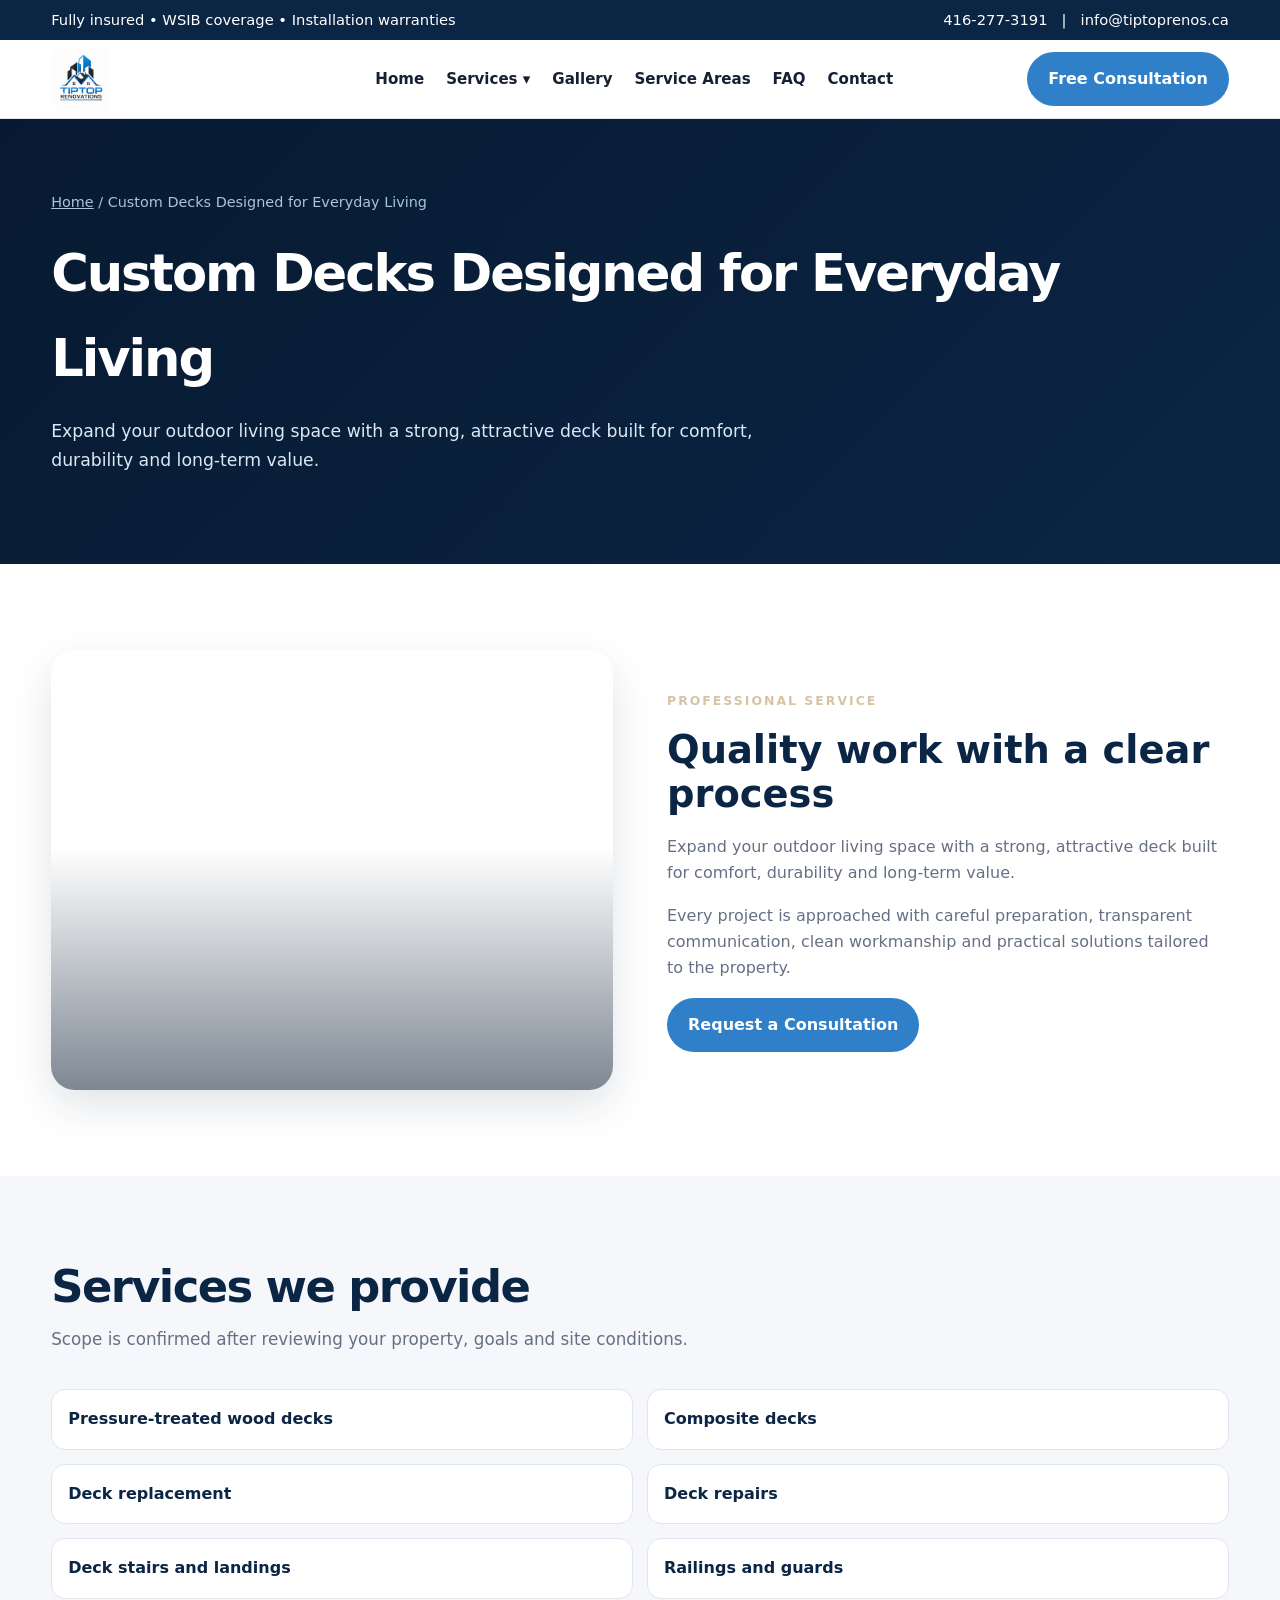
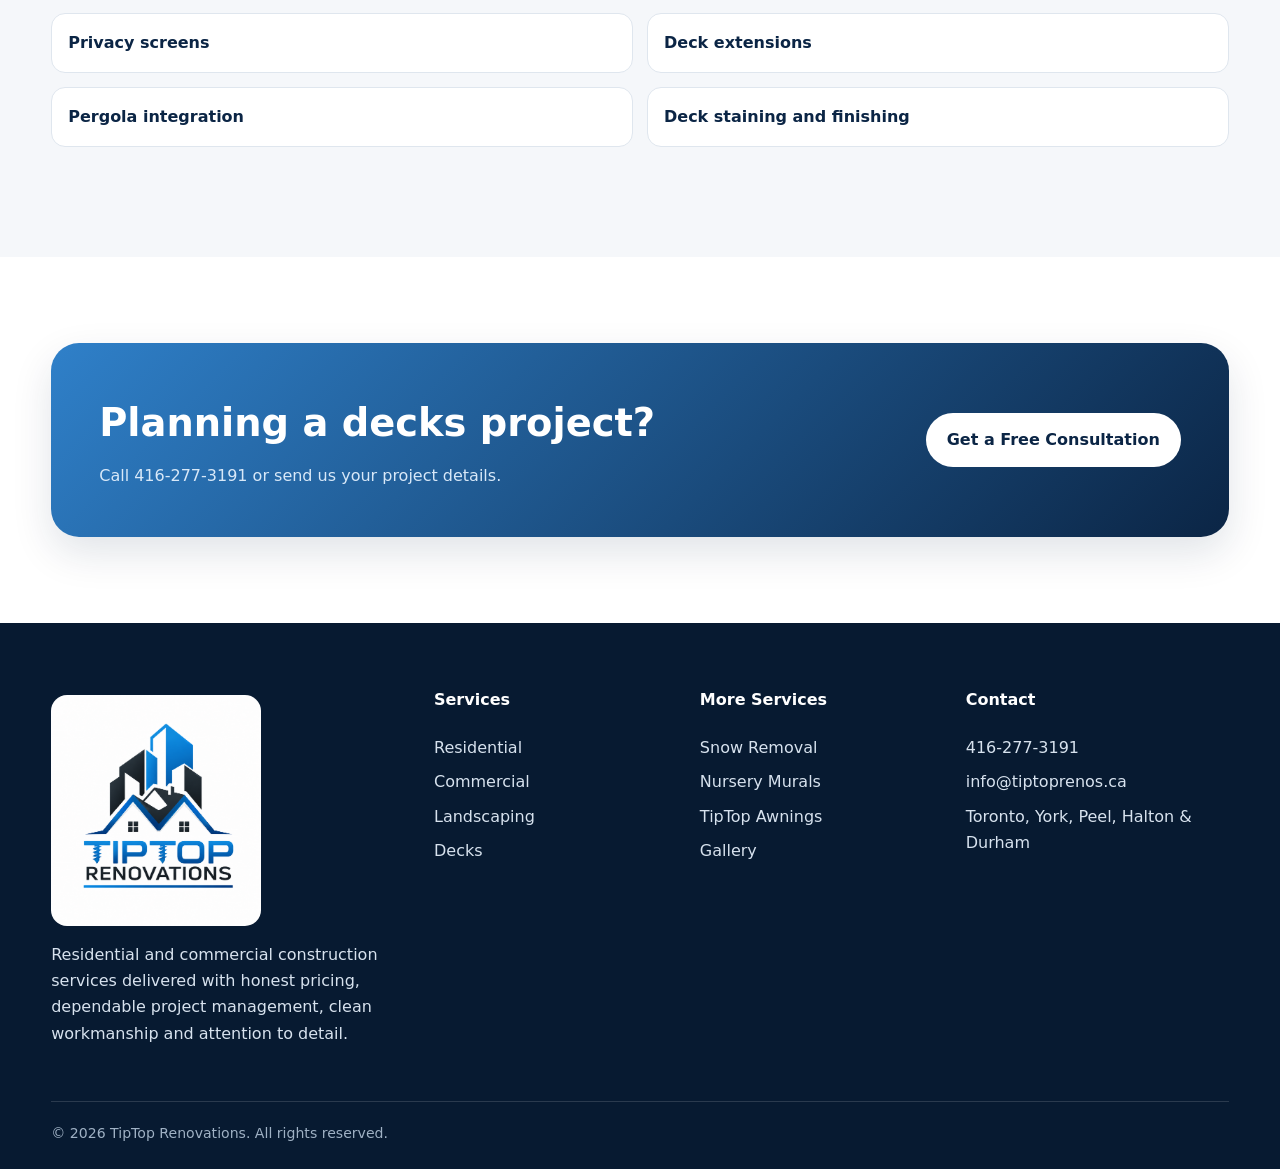
<file: decks/index.html>
<!doctype html><html lang="en-CA"><head>
<meta charset="utf-8"><meta name="viewport" content="width=device-width,initial-scale=1">
<title>Deck Builder Toronto & GTA | TipTop Renovations</title><meta name="description" content="Wood and composite deck design, construction, replacement and repair services across Toronto and the GTA.">
<link rel="canonical" href="https://tiptoprenos.ca/decks/">
<link rel="stylesheet" href="../assets/css/style.css">

<link rel="icon" href="../assets/images/favicon/favicon.ico" sizes="any">
<link rel="icon" type="image/png" sizes="32x32" href="../assets/images/favicon/favicon-32x32.png">
<link rel="icon" type="image/png" sizes="192x192" href="../assets/images/favicon/favicon-192x192.png">
<link rel="apple-touch-icon" sizes="180x180" href="../assets/images/favicon/apple-touch-icon.png">
</head><body>
<div class="topbar">
  <div class="container">
    <span>Fully insured • WSIB coverage • Installation warranties</span>
    <span><a href="tel:+14162773191">416-277-3191</a> &nbsp; | &nbsp; <a href="mailto:info@tiptoprenos.ca">info@tiptoprenos.ca</a></span>
  </div>
</div>
<header class="site-header">
  <div class="container nav-wrap">
    <a class="logo" href="../index.html" aria-label="TipTop Renovations home"><img src="../assets/images/tiptop-renovations-logo.png" alt="TipTop Renovations" class="site-logo-img"></a>
    <button class="menu-toggle" aria-label="Open menu">☰</button>
    <ul class="nav-links">
      <li><a href="../index.html">Home</a></li>
      <li class="dropdown"><a href="#">Services ▾</a>
        <div class="dropdown-menu">
          <a href="../residential/index.html">Residential Renovations</a>
          <a href="../commercial/index.html">Commercial Renovations</a>
          <a href="../landscaping/index.html">Landscaping</a>
          <a href="../decks/index.html">Decks</a>
          <a href="../snow-removal/index.html">Snow Removal</a>
          <a href="../nursery-murals/index.html">Nursery Murals</a>
          <a href="https://tiptopawnings.ca" target="_blank" rel="noopener">TipTop Awnings ↗</a>
        </div>
      </li>
      <li><a href="../gallery.html">Gallery</a></li>
      <li><a href="../locations.html">Service Areas</a></li>
      <li><a href="../faq.html">FAQ</a></li>
      <li><a href="../contact.html">Contact</a></li>
    </ul>
    <a class="btn btn-primary nav-cta" href="../contact.html">Free Consultation</a>
  </div>
</header>

<section class="page-hero"><div class="container"><div class="breadcrumbs"><a href="../index.html">Home</a> / Custom Decks Designed for Everyday Living</div><h1>Custom Decks Designed for Everyday Living</h1><p>Expand your outdoor living space with a strong, attractive deck built for comfort, durability and long-term value.</p></div></section>
<section class="section"><div class="container split"><div class="image-panel" style="background-image:url('https://images.unsplash.com/photo-1600566753190-17f0baa2a6c3?auto=format&fit=crop&w=1400&q=80')"></div><div class="content"><span class="eyebrow">Professional Service</span><h2>Quality work with a clear process</h2><p>Expand your outdoor living space with a strong, attractive deck built for comfort, durability and long-term value.</p><p>Every project is approached with careful preparation, transparent communication, clean workmanship and practical solutions tailored to the property.</p><a class="btn btn-primary" href="../contact.html">Request a Consultation</a></div></div></section>
<section class="section section-alt"><div class="container"><div class="section-heading"><h2>Services we provide</h2><p>Scope is confirmed after reviewing your property, goals and site conditions.</p></div><div class="feature-list"><div class='feature'>Pressure-treated wood decks</div><div class='feature'>Composite decks</div><div class='feature'>Deck replacement</div><div class='feature'>Deck repairs</div><div class='feature'>Deck stairs and landings</div><div class='feature'>Railings and guards</div><div class='feature'>Privacy screens</div><div class='feature'>Deck extensions</div><div class='feature'>Pergola integration</div><div class='feature'>Deck staining and finishing</div></div></div></section>
<section class="section"><div class="container"><div class="cta"><div><h2>Planning a decks project?</h2><p>Call 416-277-3191 or send us your project details.</p></div><a class="btn btn-light" href="../contact.html">Get a Free Consultation</a></div></div></section>

<footer class="footer">
  <div class="container">
    <div class="footer-grid">
      <div>
        <a class="logo" href="../index.html"><img src="../assets/images/tiptop-renovations-logo.png" alt="TipTop Renovations" class="footer-logo-img"></a>
        <p>Residential and commercial construction services delivered with honest pricing, dependable project management, clean workmanship and attention to detail.</p>
      </div>
      <div><h4>Services</h4>
        <a href="../residential/index.html">Residential</a>
        <a href="../commercial/index.html">Commercial</a>
        <a href="../landscaping/index.html">Landscaping</a>
        <a href="../decks/index.html">Decks</a>
      </div>
      <div><h4>More Services</h4>
        <a href="../snow-removal/index.html">Snow Removal</a>
        <a href="../nursery-murals/index.html">Nursery Murals</a>
        <a href="https://tiptopawnings.ca" target="_blank" rel="noopener">TipTop Awnings</a>
        <a href="../gallery.html">Gallery</a>
      </div>
      <div><h4>Contact</h4>
        <a href="tel:+14162773191">416-277-3191</a>
        <a href="mailto:info@tiptoprenos.ca">info@tiptoprenos.ca</a>
        <a href="../locations.html">Toronto, York, Peel, Halton & Durham</a>
      </div>
    </div>
    <div class="footer-bottom">© <span data-year></span> TipTop Renovations. All rights reserved.</div>
  </div>
</footer>
<script src="../assets/js/main.js"></script>
</body></html>
</file>
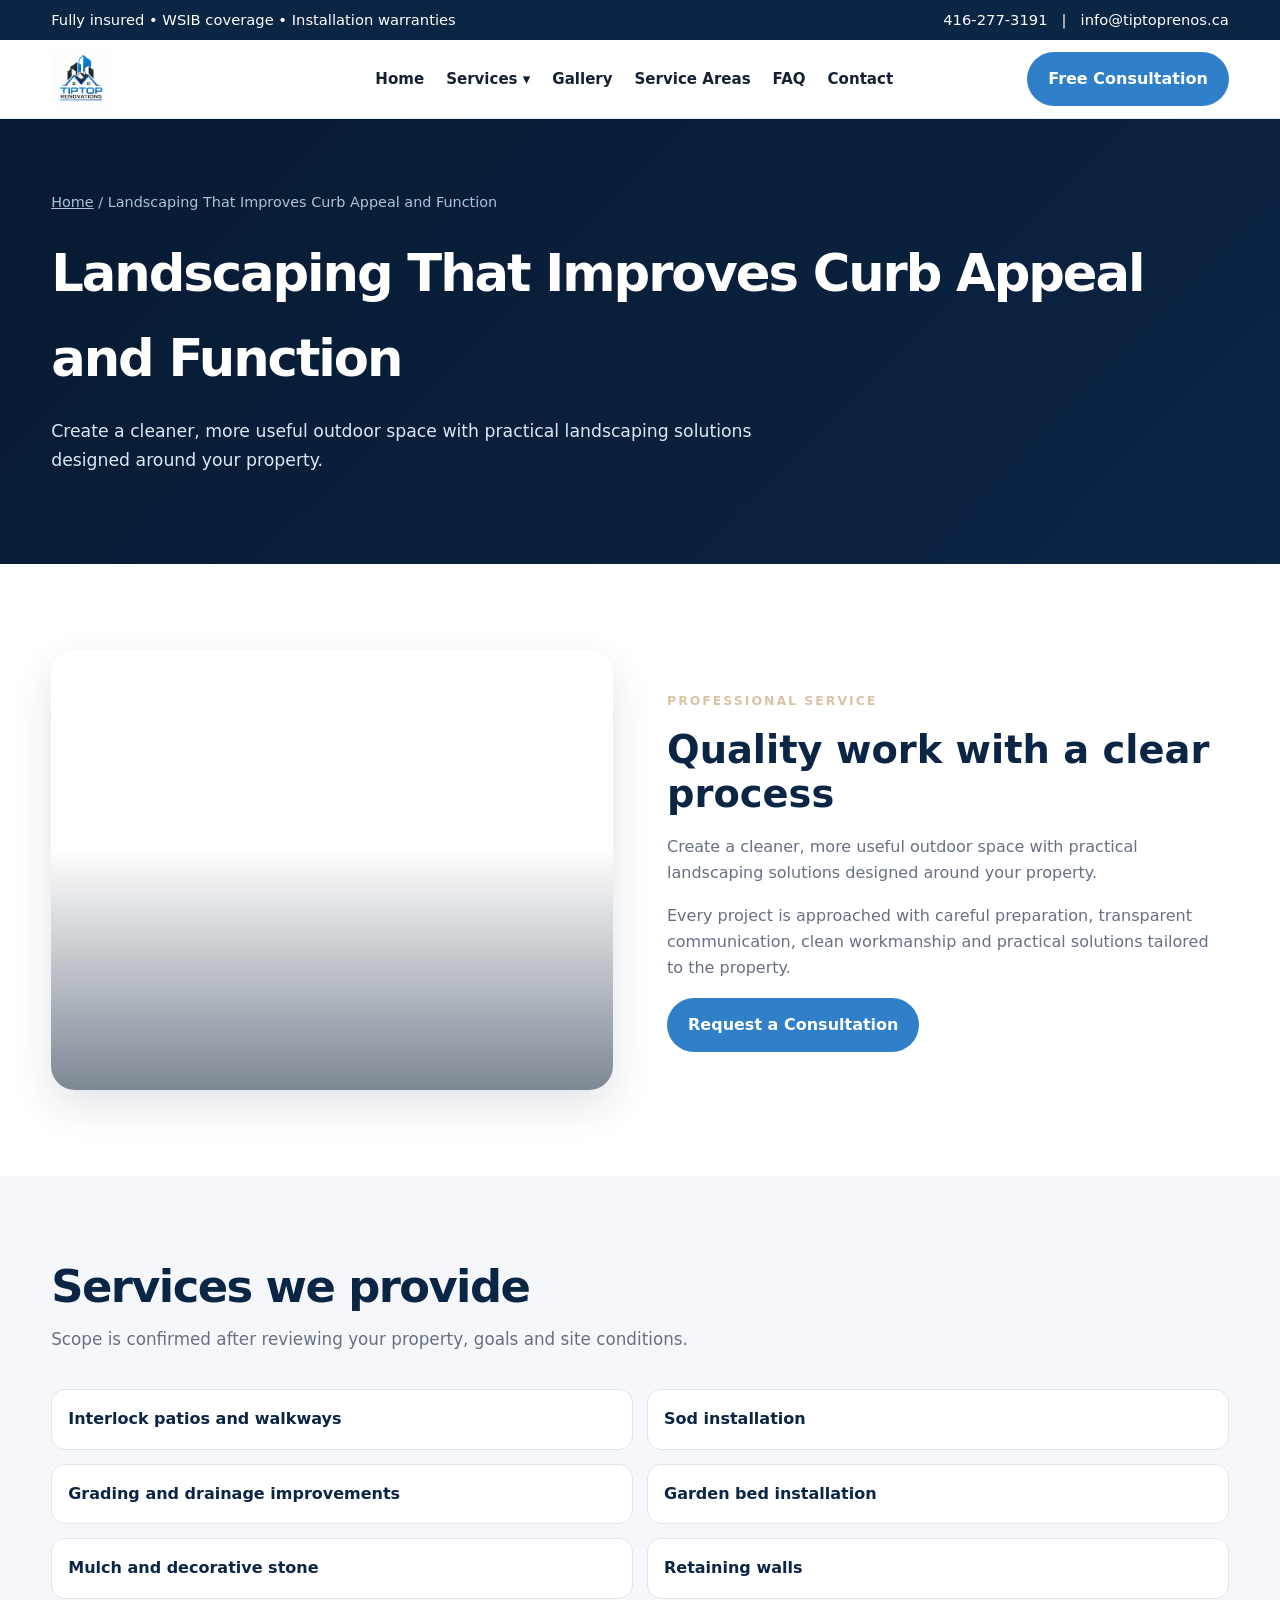
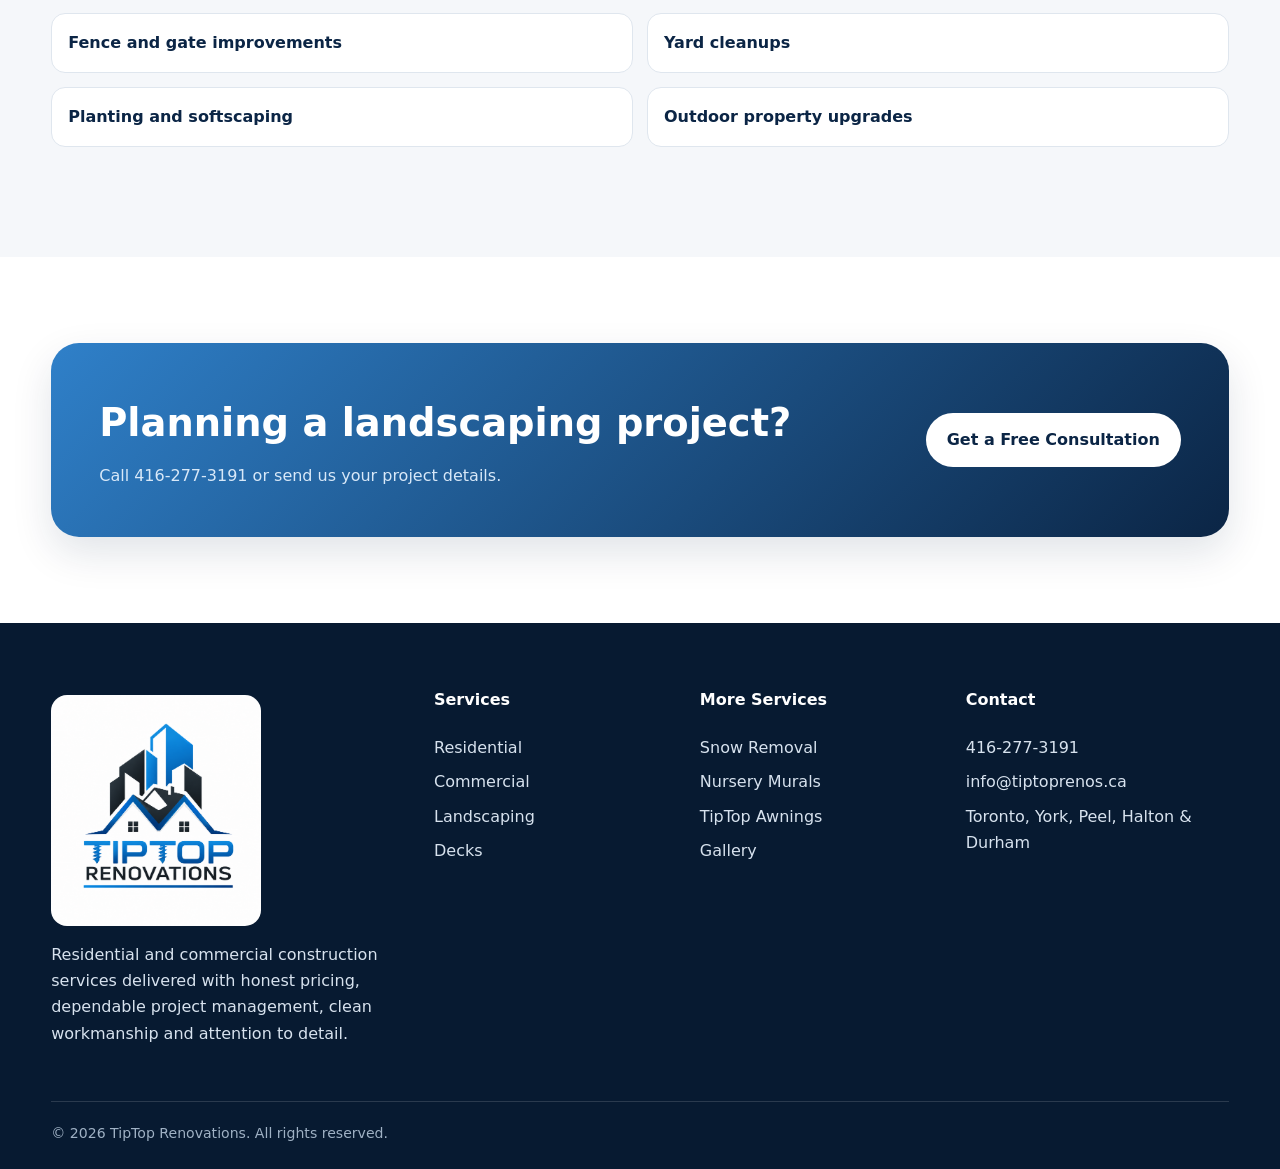
<file: landscaping/index.html>
<!doctype html><html lang="en-CA"><head>
<meta charset="utf-8"><meta name="viewport" content="width=device-width,initial-scale=1">
<title>Landscaping Services Toronto & GTA | TipTop Renovations</title><meta name="description" content="Landscaping, interlock, grading, sod, garden beds and outdoor property improvements across Toronto and the GTA.">
<link rel="canonical" href="https://tiptoprenos.ca/landscaping/">
<link rel="stylesheet" href="../assets/css/style.css">

<link rel="icon" href="../assets/images/favicon/favicon.ico" sizes="any">
<link rel="icon" type="image/png" sizes="32x32" href="../assets/images/favicon/favicon-32x32.png">
<link rel="icon" type="image/png" sizes="192x192" href="../assets/images/favicon/favicon-192x192.png">
<link rel="apple-touch-icon" sizes="180x180" href="../assets/images/favicon/apple-touch-icon.png">
</head><body>
<div class="topbar">
  <div class="container">
    <span>Fully insured • WSIB coverage • Installation warranties</span>
    <span><a href="tel:+14162773191">416-277-3191</a> &nbsp; | &nbsp; <a href="mailto:info@tiptoprenos.ca">info@tiptoprenos.ca</a></span>
  </div>
</div>
<header class="site-header">
  <div class="container nav-wrap">
    <a class="logo" href="../index.html" aria-label="TipTop Renovations home"><img src="../assets/images/tiptop-renovations-logo.png" alt="TipTop Renovations" class="site-logo-img"></a>
    <button class="menu-toggle" aria-label="Open menu">☰</button>
    <ul class="nav-links">
      <li><a href="../index.html">Home</a></li>
      <li class="dropdown"><a href="#">Services ▾</a>
        <div class="dropdown-menu">
          <a href="../residential/index.html">Residential Renovations</a>
          <a href="../commercial/index.html">Commercial Renovations</a>
          <a href="../landscaping/index.html">Landscaping</a>
          <a href="../decks/index.html">Decks</a>
          <a href="../snow-removal/index.html">Snow Removal</a>
          <a href="../nursery-murals/index.html">Nursery Murals</a>
          <a href="https://tiptopawnings.ca" target="_blank" rel="noopener">TipTop Awnings ↗</a>
        </div>
      </li>
      <li><a href="../gallery.html">Gallery</a></li>
      <li><a href="../locations.html">Service Areas</a></li>
      <li><a href="../faq.html">FAQ</a></li>
      <li><a href="../contact.html">Contact</a></li>
    </ul>
    <a class="btn btn-primary nav-cta" href="../contact.html">Free Consultation</a>
  </div>
</header>

<section class="page-hero"><div class="container"><div class="breadcrumbs"><a href="../index.html">Home</a> / Landscaping That Improves Curb Appeal and Function</div><h1>Landscaping That Improves Curb Appeal and Function</h1><p>Create a cleaner, more useful outdoor space with practical landscaping solutions designed around your property.</p></div></section>
<section class="section"><div class="container split"><div class="image-panel" style="background-image:url('https://images.unsplash.com/photo-1558904541-efa843a96f01?auto=format&fit=crop&w=1400&q=80')"></div><div class="content"><span class="eyebrow">Professional Service</span><h2>Quality work with a clear process</h2><p>Create a cleaner, more useful outdoor space with practical landscaping solutions designed around your property.</p><p>Every project is approached with careful preparation, transparent communication, clean workmanship and practical solutions tailored to the property.</p><a class="btn btn-primary" href="../contact.html">Request a Consultation</a></div></div></section>
<section class="section section-alt"><div class="container"><div class="section-heading"><h2>Services we provide</h2><p>Scope is confirmed after reviewing your property, goals and site conditions.</p></div><div class="feature-list"><div class='feature'>Interlock patios and walkways</div><div class='feature'>Sod installation</div><div class='feature'>Grading and drainage improvements</div><div class='feature'>Garden bed installation</div><div class='feature'>Mulch and decorative stone</div><div class='feature'>Retaining walls</div><div class='feature'>Fence and gate improvements</div><div class='feature'>Yard cleanups</div><div class='feature'>Planting and softscaping</div><div class='feature'>Outdoor property upgrades</div></div></div></section>
<section class="section"><div class="container"><div class="cta"><div><h2>Planning a landscaping project?</h2><p>Call 416-277-3191 or send us your project details.</p></div><a class="btn btn-light" href="../contact.html">Get a Free Consultation</a></div></div></section>

<footer class="footer">
  <div class="container">
    <div class="footer-grid">
      <div>
        <a class="logo" href="../index.html"><img src="../assets/images/tiptop-renovations-logo.png" alt="TipTop Renovations" class="footer-logo-img"></a>
        <p>Residential and commercial construction services delivered with honest pricing, dependable project management, clean workmanship and attention to detail.</p>
      </div>
      <div><h4>Services</h4>
        <a href="../residential/index.html">Residential</a>
        <a href="../commercial/index.html">Commercial</a>
        <a href="../landscaping/index.html">Landscaping</a>
        <a href="../decks/index.html">Decks</a>
      </div>
      <div><h4>More Services</h4>
        <a href="../snow-removal/index.html">Snow Removal</a>
        <a href="../nursery-murals/index.html">Nursery Murals</a>
        <a href="https://tiptopawnings.ca" target="_blank" rel="noopener">TipTop Awnings</a>
        <a href="../gallery.html">Gallery</a>
      </div>
      <div><h4>Contact</h4>
        <a href="tel:+14162773191">416-277-3191</a>
        <a href="mailto:info@tiptoprenos.ca">info@tiptoprenos.ca</a>
        <a href="../locations.html">Toronto, York, Peel, Halton & Durham</a>
      </div>
    </div>
    <div class="footer-bottom">© <span data-year></span> TipTop Renovations. All rights reserved.</div>
  </div>
</footer>
<script src="../assets/js/main.js"></script>
</body></html>
</file>
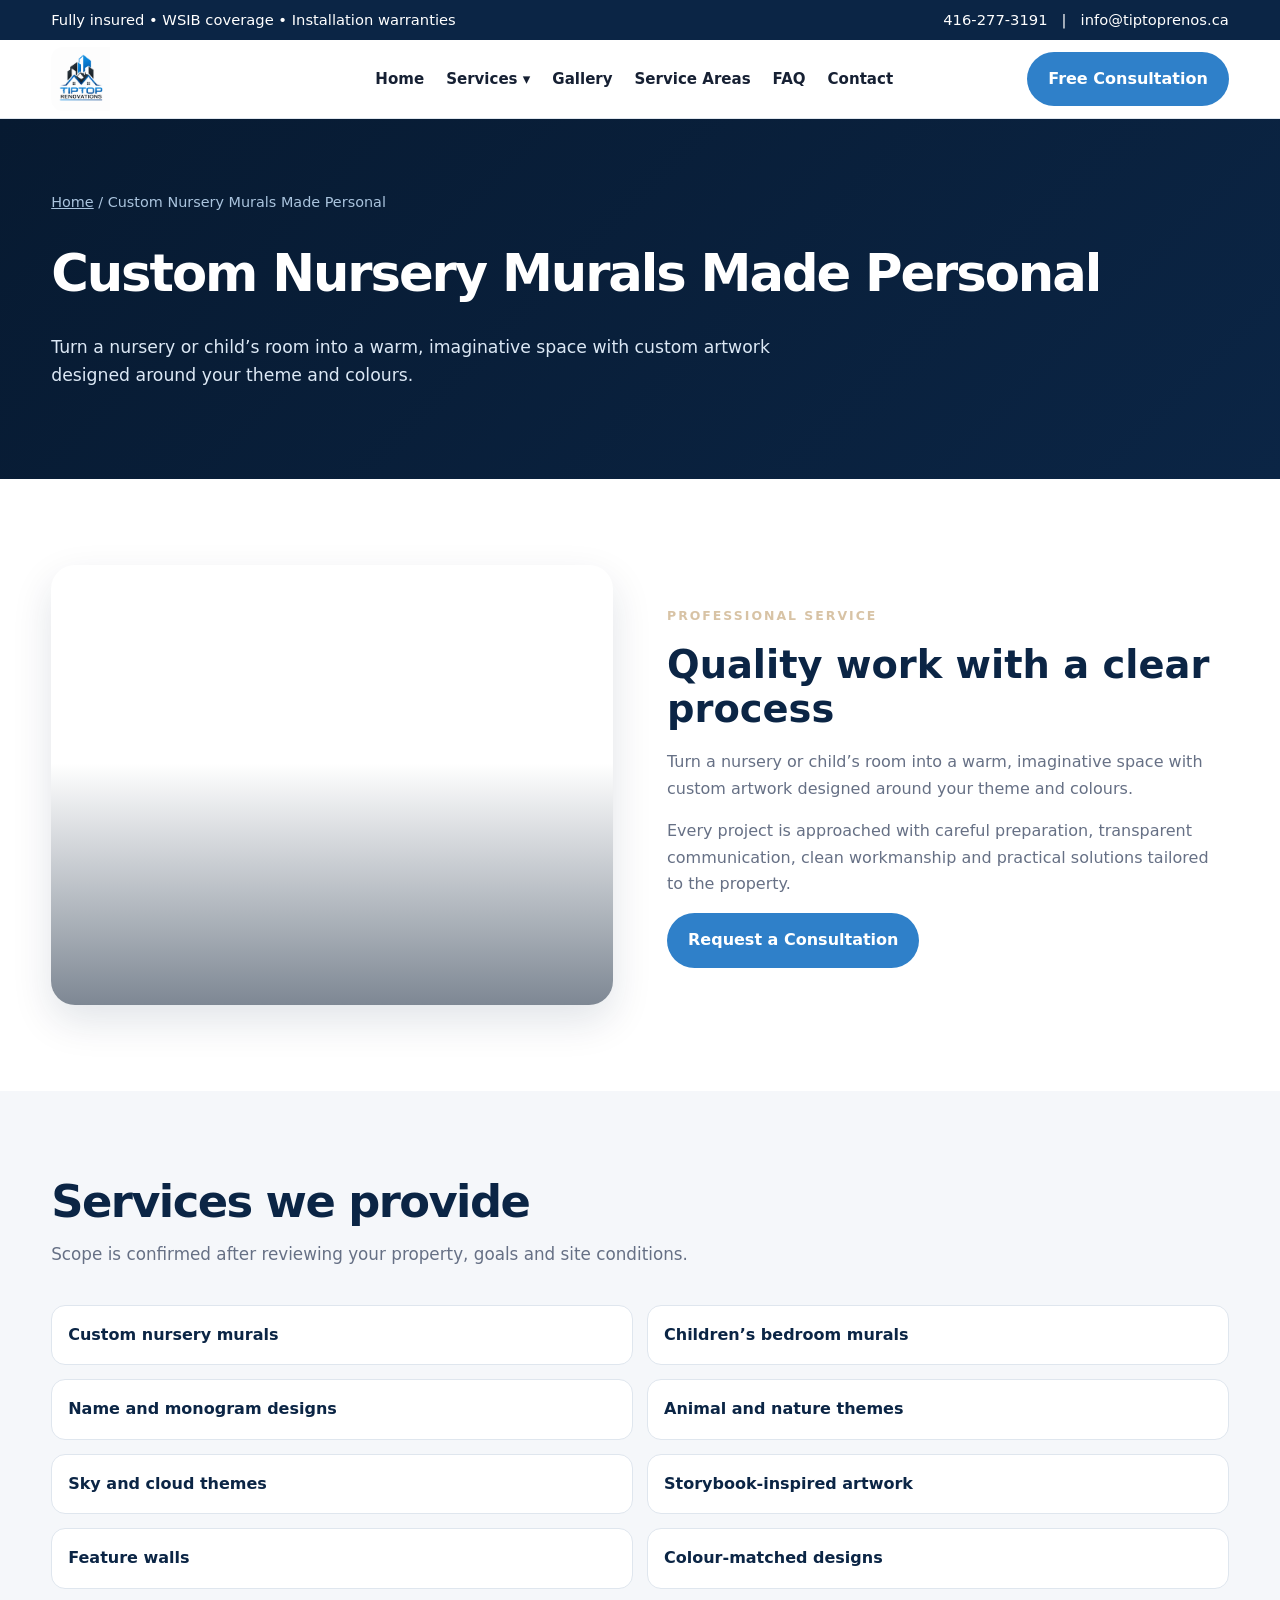
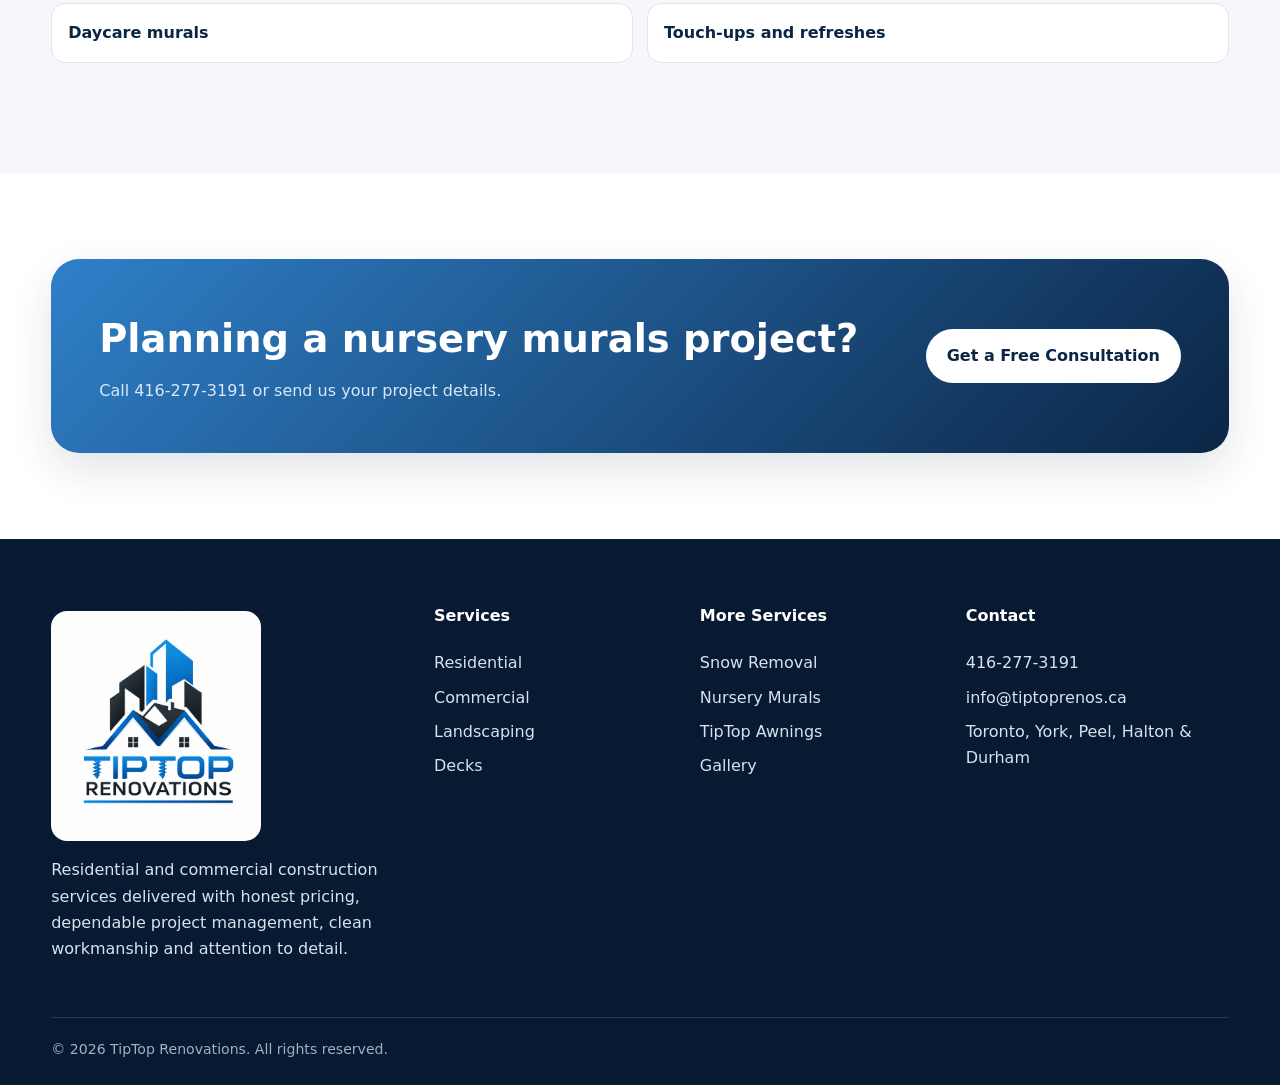
<file: nursery-murals/index.html>
<!doctype html><html lang="en-CA"><head>
<meta charset="utf-8"><meta name="viewport" content="width=device-width,initial-scale=1">
<title>Nursery Murals Toronto & GTA | TipTop Renovations</title><meta name="description" content="Custom nursery murals and children’s room artwork across Toronto and the GTA.">
<link rel="canonical" href="https://tiptoprenos.ca/nursery-murals/">
<link rel="stylesheet" href="../assets/css/style.css">

<link rel="icon" href="../assets/images/favicon/favicon.ico" sizes="any">
<link rel="icon" type="image/png" sizes="32x32" href="../assets/images/favicon/favicon-32x32.png">
<link rel="icon" type="image/png" sizes="192x192" href="../assets/images/favicon/favicon-192x192.png">
<link rel="apple-touch-icon" sizes="180x180" href="../assets/images/favicon/apple-touch-icon.png">
</head><body>
<div class="topbar">
  <div class="container">
    <span>Fully insured • WSIB coverage • Installation warranties</span>
    <span><a href="tel:+14162773191">416-277-3191</a> &nbsp; | &nbsp; <a href="mailto:info@tiptoprenos.ca">info@tiptoprenos.ca</a></span>
  </div>
</div>
<header class="site-header">
  <div class="container nav-wrap">
    <a class="logo" href="../index.html" aria-label="TipTop Renovations home"><img src="../assets/images/tiptop-renovations-logo.png" alt="TipTop Renovations" class="site-logo-img"></a>
    <button class="menu-toggle" aria-label="Open menu">☰</button>
    <ul class="nav-links">
      <li><a href="../index.html">Home</a></li>
      <li class="dropdown"><a href="#">Services ▾</a>
        <div class="dropdown-menu">
          <a href="../residential/index.html">Residential Renovations</a>
          <a href="../commercial/index.html">Commercial Renovations</a>
          <a href="../landscaping/index.html">Landscaping</a>
          <a href="../decks/index.html">Decks</a>
          <a href="../snow-removal/index.html">Snow Removal</a>
          <a href="../nursery-murals/index.html">Nursery Murals</a>
          <a href="https://tiptopawnings.ca" target="_blank" rel="noopener">TipTop Awnings ↗</a>
        </div>
      </li>
      <li><a href="../gallery.html">Gallery</a></li>
      <li><a href="../locations.html">Service Areas</a></li>
      <li><a href="../faq.html">FAQ</a></li>
      <li><a href="../contact.html">Contact</a></li>
    </ul>
    <a class="btn btn-primary nav-cta" href="../contact.html">Free Consultation</a>
  </div>
</header>

<section class="page-hero"><div class="container"><div class="breadcrumbs"><a href="../index.html">Home</a> / Custom Nursery Murals Made Personal</div><h1>Custom Nursery Murals Made Personal</h1><p>Turn a nursery or child’s room into a warm, imaginative space with custom artwork designed around your theme and colours.</p></div></section>
<section class="section"><div class="container split"><div class="image-panel" style="background-image:url('https://images.unsplash.com/photo-1618220179428-22790b461013?auto=format&fit=crop&w=1400&q=80')"></div><div class="content"><span class="eyebrow">Professional Service</span><h2>Quality work with a clear process</h2><p>Turn a nursery or child’s room into a warm, imaginative space with custom artwork designed around your theme and colours.</p><p>Every project is approached with careful preparation, transparent communication, clean workmanship and practical solutions tailored to the property.</p><a class="btn btn-primary" href="../contact.html">Request a Consultation</a></div></div></section>
<section class="section section-alt"><div class="container"><div class="section-heading"><h2>Services we provide</h2><p>Scope is confirmed after reviewing your property, goals and site conditions.</p></div><div class="feature-list"><div class='feature'>Custom nursery murals</div><div class='feature'>Children’s bedroom murals</div><div class='feature'>Name and monogram designs</div><div class='feature'>Animal and nature themes</div><div class='feature'>Sky and cloud themes</div><div class='feature'>Storybook-inspired artwork</div><div class='feature'>Feature walls</div><div class='feature'>Colour-matched designs</div><div class='feature'>Daycare murals</div><div class='feature'>Touch-ups and refreshes</div></div></div></section>
<section class="section"><div class="container"><div class="cta"><div><h2>Planning a nursery murals project?</h2><p>Call 416-277-3191 or send us your project details.</p></div><a class="btn btn-light" href="../contact.html">Get a Free Consultation</a></div></div></section>

<footer class="footer">
  <div class="container">
    <div class="footer-grid">
      <div>
        <a class="logo" href="../index.html"><img src="../assets/images/tiptop-renovations-logo.png" alt="TipTop Renovations" class="footer-logo-img"></a>
        <p>Residential and commercial construction services delivered with honest pricing, dependable project management, clean workmanship and attention to detail.</p>
      </div>
      <div><h4>Services</h4>
        <a href="../residential/index.html">Residential</a>
        <a href="../commercial/index.html">Commercial</a>
        <a href="../landscaping/index.html">Landscaping</a>
        <a href="../decks/index.html">Decks</a>
      </div>
      <div><h4>More Services</h4>
        <a href="../snow-removal/index.html">Snow Removal</a>
        <a href="../nursery-murals/index.html">Nursery Murals</a>
        <a href="https://tiptopawnings.ca" target="_blank" rel="noopener">TipTop Awnings</a>
        <a href="../gallery.html">Gallery</a>
      </div>
      <div><h4>Contact</h4>
        <a href="tel:+14162773191">416-277-3191</a>
        <a href="mailto:info@tiptoprenos.ca">info@tiptoprenos.ca</a>
        <a href="../locations.html">Toronto, York, Peel, Halton & Durham</a>
      </div>
    </div>
    <div class="footer-bottom">© <span data-year></span> TipTop Renovations. All rights reserved.</div>
  </div>
</footer>
<script src="../assets/js/main.js"></script>
</body></html>
</file>
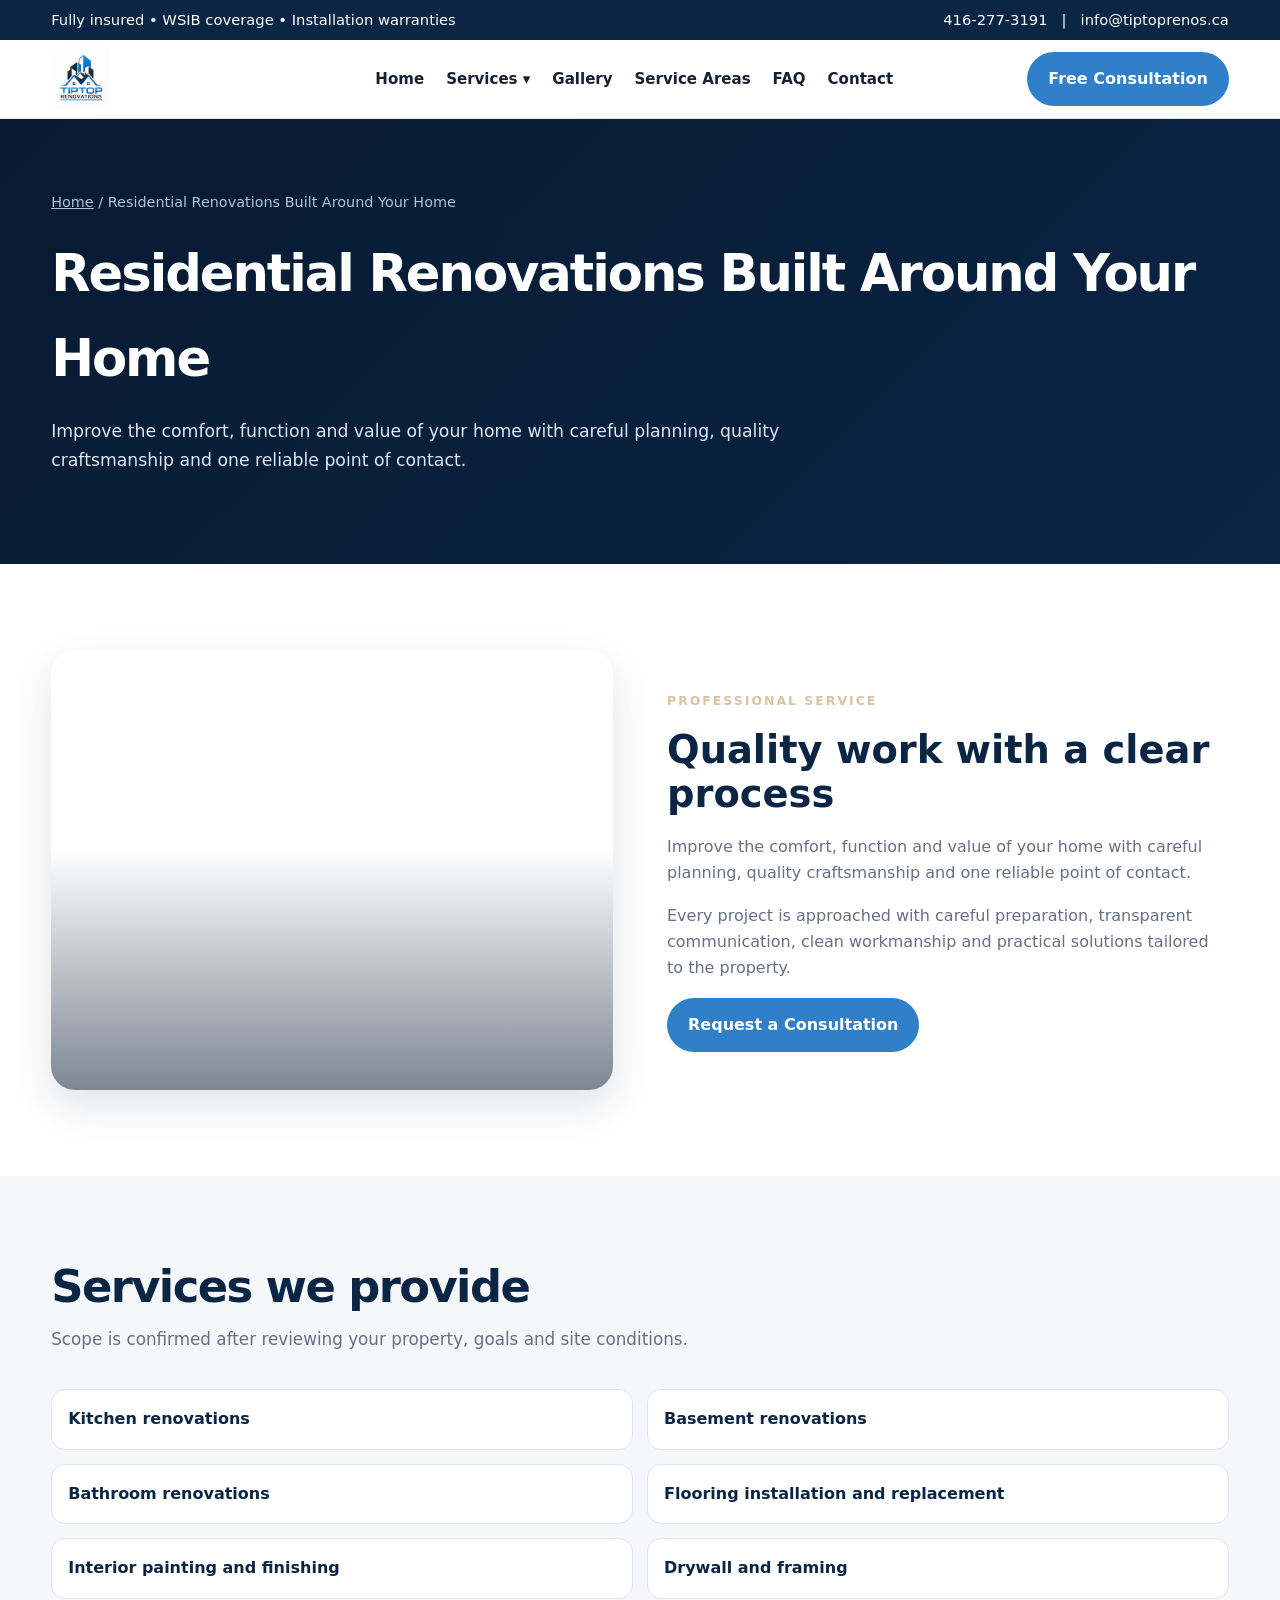
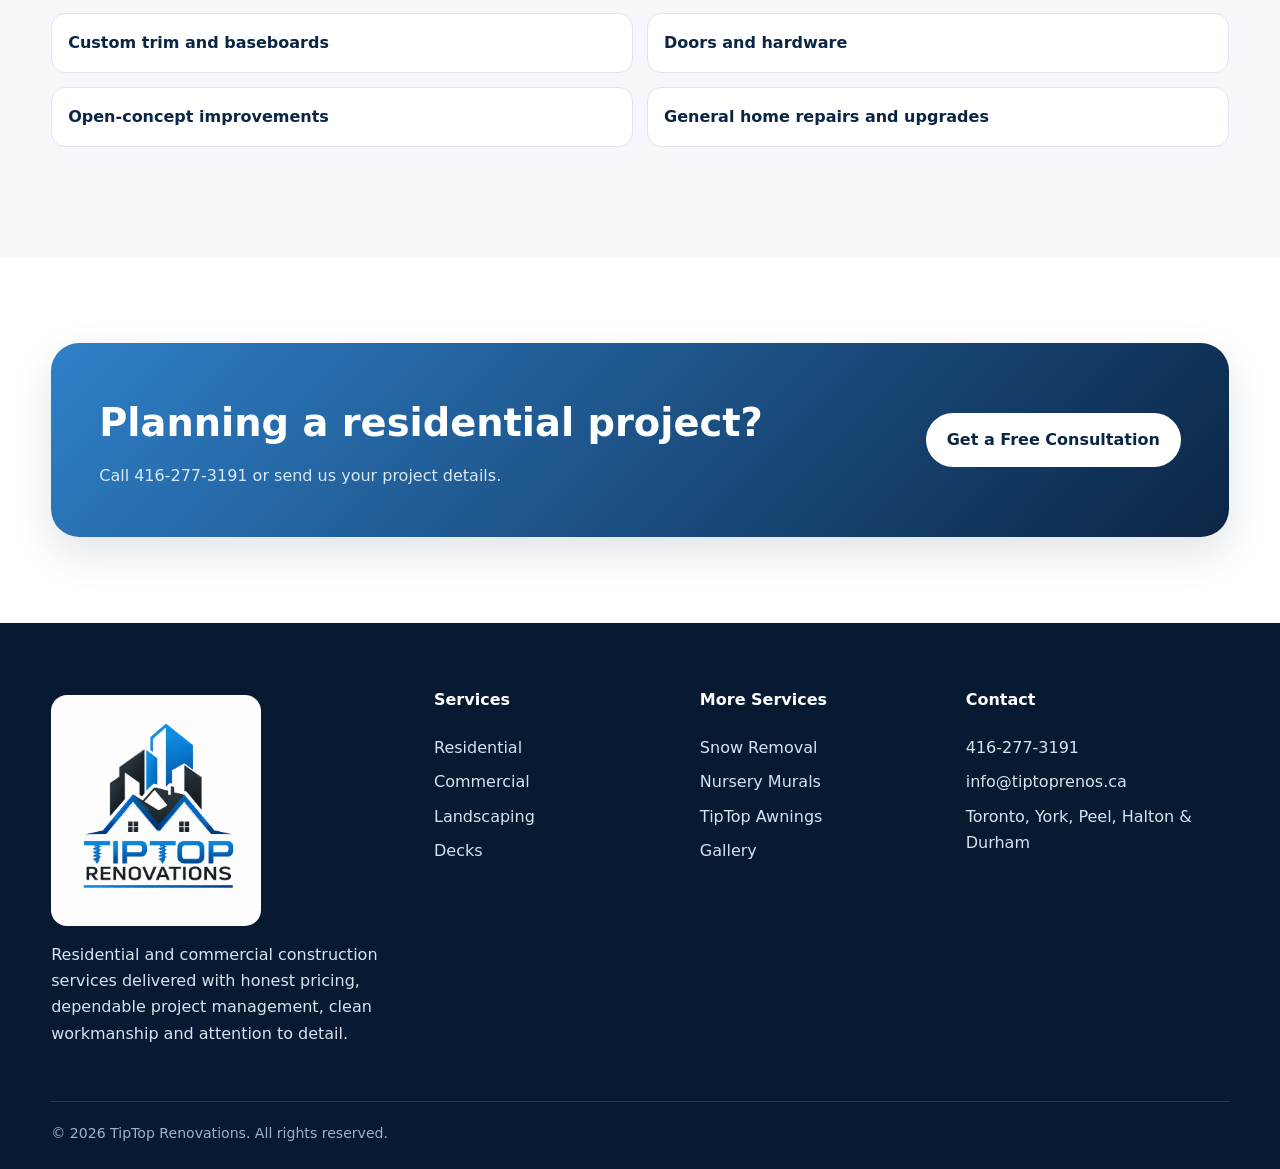
<file: residential/index.html>
<!doctype html><html lang="en-CA"><head>
<meta charset="utf-8"><meta name="viewport" content="width=device-width,initial-scale=1">
<title>Residential Renovations Toronto & GTA | TipTop Renovations</title><meta name="description" content="Kitchen, basement, bathroom, flooring, painting and whole-home renovation services across Toronto and the GTA.">
<link rel="canonical" href="https://tiptoprenos.ca/residential/">
<link rel="stylesheet" href="../assets/css/style.css">

<link rel="icon" href="../assets/images/favicon/favicon.ico" sizes="any">
<link rel="icon" type="image/png" sizes="32x32" href="../assets/images/favicon/favicon-32x32.png">
<link rel="icon" type="image/png" sizes="192x192" href="../assets/images/favicon/favicon-192x192.png">
<link rel="apple-touch-icon" sizes="180x180" href="../assets/images/favicon/apple-touch-icon.png">
</head><body>
<div class="topbar">
  <div class="container">
    <span>Fully insured • WSIB coverage • Installation warranties</span>
    <span><a href="tel:+14162773191">416-277-3191</a> &nbsp; | &nbsp; <a href="mailto:info@tiptoprenos.ca">info@tiptoprenos.ca</a></span>
  </div>
</div>
<header class="site-header">
  <div class="container nav-wrap">
    <a class="logo" href="../index.html" aria-label="TipTop Renovations home"><img src="../assets/images/tiptop-renovations-logo.png" alt="TipTop Renovations" class="site-logo-img"></a>
    <button class="menu-toggle" aria-label="Open menu">☰</button>
    <ul class="nav-links">
      <li><a href="../index.html">Home</a></li>
      <li class="dropdown"><a href="#">Services ▾</a>
        <div class="dropdown-menu">
          <a href="../residential/index.html">Residential Renovations</a>
          <a href="../commercial/index.html">Commercial Renovations</a>
          <a href="../landscaping/index.html">Landscaping</a>
          <a href="../decks/index.html">Decks</a>
          <a href="../snow-removal/index.html">Snow Removal</a>
          <a href="../nursery-murals/index.html">Nursery Murals</a>
          <a href="https://tiptopawnings.ca" target="_blank" rel="noopener">TipTop Awnings ↗</a>
        </div>
      </li>
      <li><a href="../gallery.html">Gallery</a></li>
      <li><a href="../locations.html">Service Areas</a></li>
      <li><a href="../faq.html">FAQ</a></li>
      <li><a href="../contact.html">Contact</a></li>
    </ul>
    <a class="btn btn-primary nav-cta" href="../contact.html">Free Consultation</a>
  </div>
</header>

<section class="page-hero"><div class="container"><div class="breadcrumbs"><a href="../index.html">Home</a> / Residential Renovations Built Around Your Home</div><h1>Residential Renovations Built Around Your Home</h1><p>Improve the comfort, function and value of your home with careful planning, quality craftsmanship and one reliable point of contact.</p></div></section>
<section class="section"><div class="container split"><div class="image-panel" style="background-image:url('https://images.unsplash.com/photo-1600585154526-990dced4db0d?auto=format&fit=crop&w=1400&q=80')"></div><div class="content"><span class="eyebrow">Professional Service</span><h2>Quality work with a clear process</h2><p>Improve the comfort, function and value of your home with careful planning, quality craftsmanship and one reliable point of contact.</p><p>Every project is approached with careful preparation, transparent communication, clean workmanship and practical solutions tailored to the property.</p><a class="btn btn-primary" href="../contact.html">Request a Consultation</a></div></div></section>
<section class="section section-alt"><div class="container"><div class="section-heading"><h2>Services we provide</h2><p>Scope is confirmed after reviewing your property, goals and site conditions.</p></div><div class="feature-list"><div class='feature'>Kitchen renovations</div><div class='feature'>Basement renovations</div><div class='feature'>Bathroom renovations</div><div class='feature'>Flooring installation and replacement</div><div class='feature'>Interior painting and finishing</div><div class='feature'>Drywall and framing</div><div class='feature'>Custom trim and baseboards</div><div class='feature'>Doors and hardware</div><div class='feature'>Open-concept improvements</div><div class='feature'>General home repairs and upgrades</div></div></div></section>
<section class="section"><div class="container"><div class="cta"><div><h2>Planning a residential project?</h2><p>Call 416-277-3191 or send us your project details.</p></div><a class="btn btn-light" href="../contact.html">Get a Free Consultation</a></div></div></section>

<footer class="footer">
  <div class="container">
    <div class="footer-grid">
      <div>
        <a class="logo" href="../index.html"><img src="../assets/images/tiptop-renovations-logo.png" alt="TipTop Renovations" class="footer-logo-img"></a>
        <p>Residential and commercial construction services delivered with honest pricing, dependable project management, clean workmanship and attention to detail.</p>
      </div>
      <div><h4>Services</h4>
        <a href="../residential/index.html">Residential</a>
        <a href="../commercial/index.html">Commercial</a>
        <a href="../landscaping/index.html">Landscaping</a>
        <a href="../decks/index.html">Decks</a>
      </div>
      <div><h4>More Services</h4>
        <a href="../snow-removal/index.html">Snow Removal</a>
        <a href="../nursery-murals/index.html">Nursery Murals</a>
        <a href="https://tiptopawnings.ca" target="_blank" rel="noopener">TipTop Awnings</a>
        <a href="../gallery.html">Gallery</a>
      </div>
      <div><h4>Contact</h4>
        <a href="tel:+14162773191">416-277-3191</a>
        <a href="mailto:info@tiptoprenos.ca">info@tiptoprenos.ca</a>
        <a href="../locations.html">Toronto, York, Peel, Halton & Durham</a>
      </div>
    </div>
    <div class="footer-bottom">© <span data-year></span> TipTop Renovations. All rights reserved.</div>
  </div>
</footer>
<script src="../assets/js/main.js"></script>
</body></html>
</file>
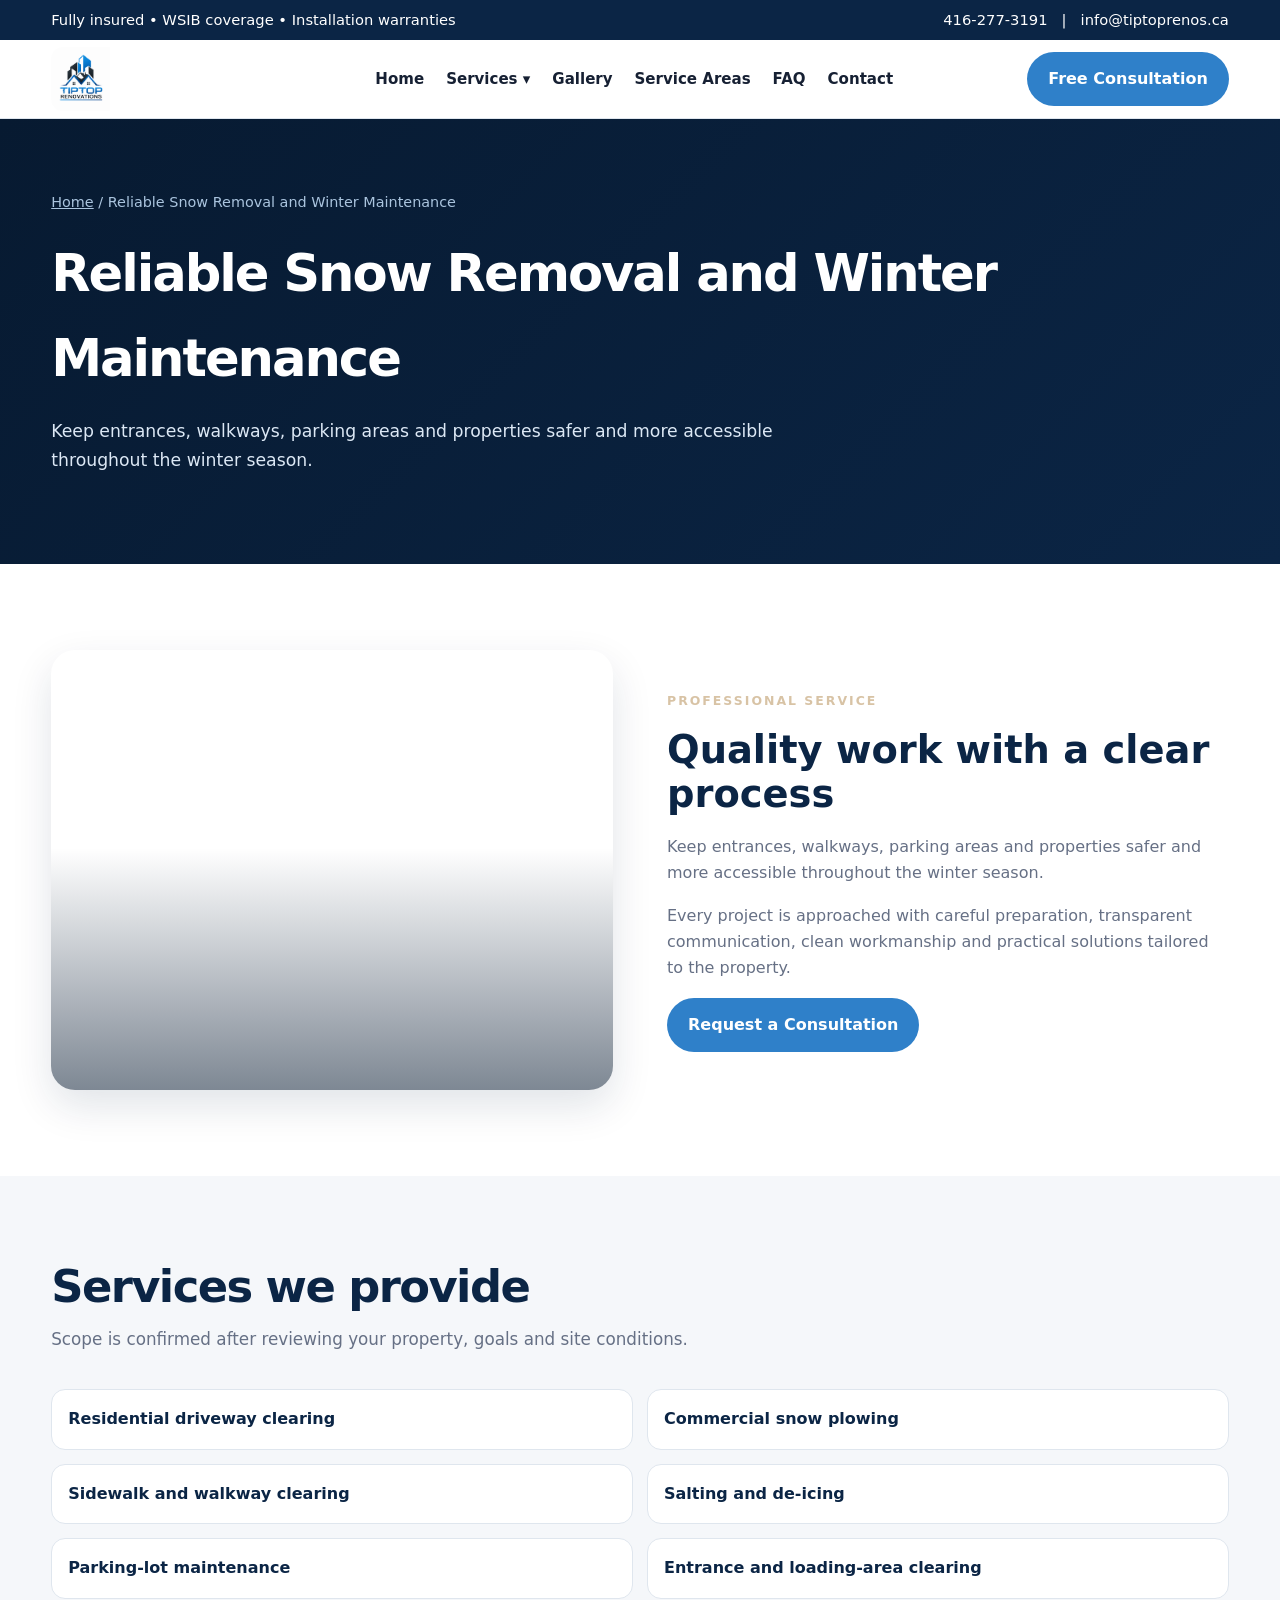
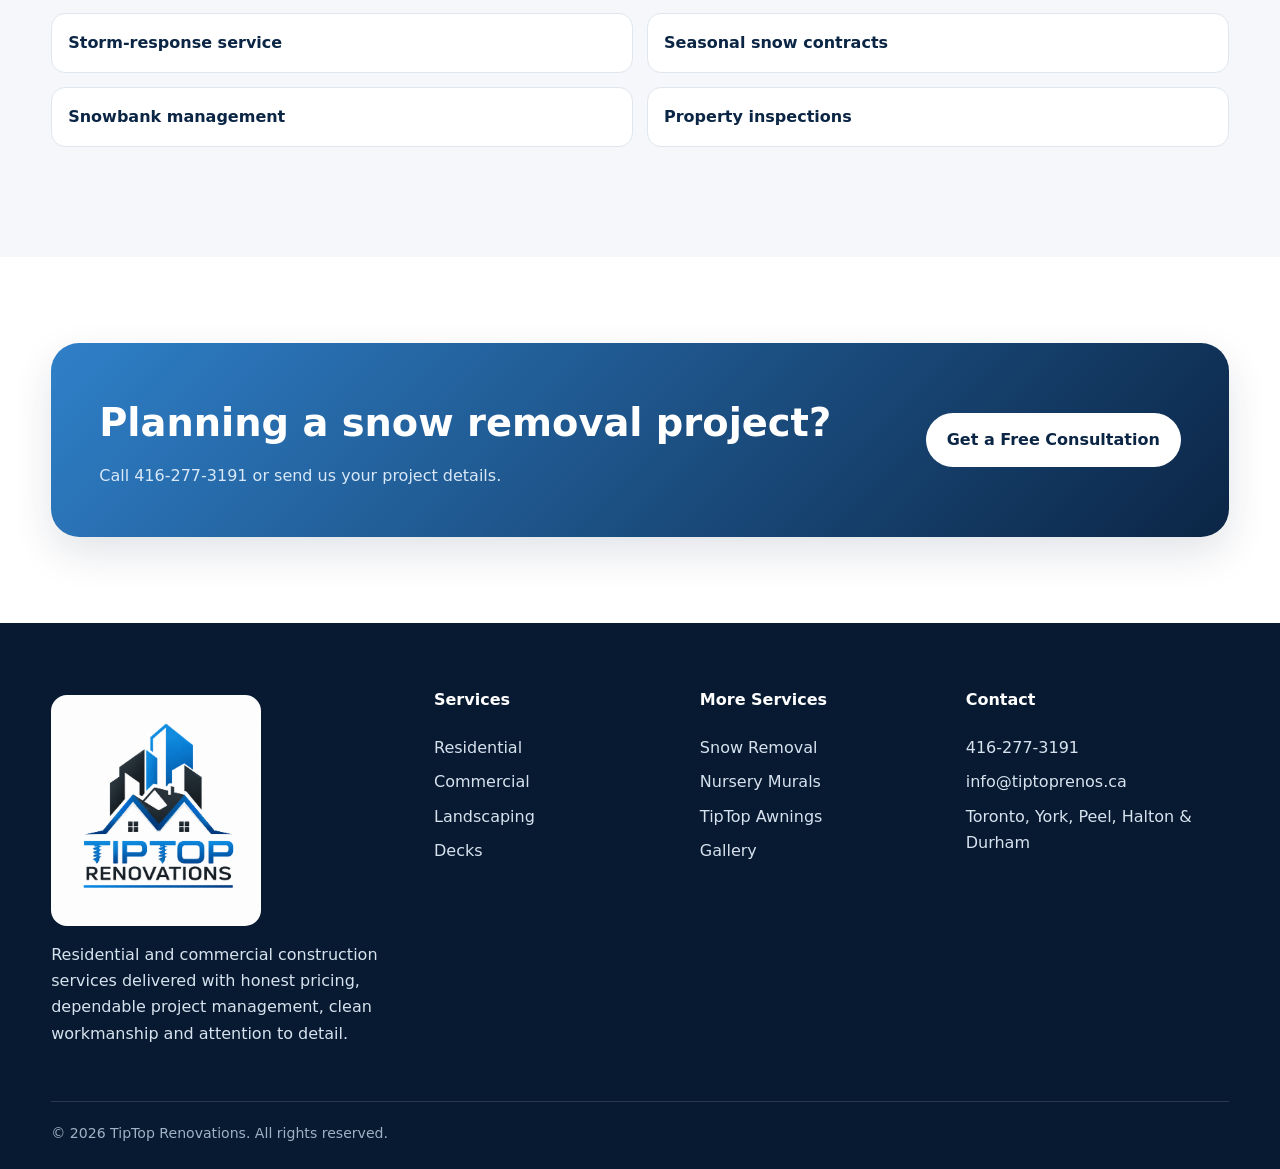
<file: snow-removal/index.html>
<!doctype html><html lang="en-CA"><head>
<meta charset="utf-8"><meta name="viewport" content="width=device-width,initial-scale=1">
<title>Snow Removal Toronto & GTA | TipTop Renovations</title><meta name="description" content="Residential and commercial snow clearing, salting and winter maintenance services across Toronto and the GTA.">
<link rel="canonical" href="https://tiptoprenos.ca/snow-removal/">
<link rel="stylesheet" href="../assets/css/style.css">

<link rel="icon" href="../assets/images/favicon/favicon.ico" sizes="any">
<link rel="icon" type="image/png" sizes="32x32" href="../assets/images/favicon/favicon-32x32.png">
<link rel="icon" type="image/png" sizes="192x192" href="../assets/images/favicon/favicon-192x192.png">
<link rel="apple-touch-icon" sizes="180x180" href="../assets/images/favicon/apple-touch-icon.png">
</head><body>
<div class="topbar">
  <div class="container">
    <span>Fully insured • WSIB coverage • Installation warranties</span>
    <span><a href="tel:+14162773191">416-277-3191</a> &nbsp; | &nbsp; <a href="mailto:info@tiptoprenos.ca">info@tiptoprenos.ca</a></span>
  </div>
</div>
<header class="site-header">
  <div class="container nav-wrap">
    <a class="logo" href="../index.html" aria-label="TipTop Renovations home"><img src="../assets/images/tiptop-renovations-logo.png" alt="TipTop Renovations" class="site-logo-img"></a>
    <button class="menu-toggle" aria-label="Open menu">☰</button>
    <ul class="nav-links">
      <li><a href="../index.html">Home</a></li>
      <li class="dropdown"><a href="#">Services ▾</a>
        <div class="dropdown-menu">
          <a href="../residential/index.html">Residential Renovations</a>
          <a href="../commercial/index.html">Commercial Renovations</a>
          <a href="../landscaping/index.html">Landscaping</a>
          <a href="../decks/index.html">Decks</a>
          <a href="../snow-removal/index.html">Snow Removal</a>
          <a href="../nursery-murals/index.html">Nursery Murals</a>
          <a href="https://tiptopawnings.ca" target="_blank" rel="noopener">TipTop Awnings ↗</a>
        </div>
      </li>
      <li><a href="../gallery.html">Gallery</a></li>
      <li><a href="../locations.html">Service Areas</a></li>
      <li><a href="../faq.html">FAQ</a></li>
      <li><a href="../contact.html">Contact</a></li>
    </ul>
    <a class="btn btn-primary nav-cta" href="../contact.html">Free Consultation</a>
  </div>
</header>

<section class="page-hero"><div class="container"><div class="breadcrumbs"><a href="../index.html">Home</a> / Reliable Snow Removal and Winter Maintenance</div><h1>Reliable Snow Removal and Winter Maintenance</h1><p>Keep entrances, walkways, parking areas and properties safer and more accessible throughout the winter season.</p></div></section>
<section class="section"><div class="container split"><div class="image-panel" style="background-image:url('https://images.unsplash.com/photo-1516431883659-655d41c09bf9?auto=format&fit=crop&w=1400&q=80')"></div><div class="content"><span class="eyebrow">Professional Service</span><h2>Quality work with a clear process</h2><p>Keep entrances, walkways, parking areas and properties safer and more accessible throughout the winter season.</p><p>Every project is approached with careful preparation, transparent communication, clean workmanship and practical solutions tailored to the property.</p><a class="btn btn-primary" href="../contact.html">Request a Consultation</a></div></div></section>
<section class="section section-alt"><div class="container"><div class="section-heading"><h2>Services we provide</h2><p>Scope is confirmed after reviewing your property, goals and site conditions.</p></div><div class="feature-list"><div class='feature'>Residential driveway clearing</div><div class='feature'>Commercial snow plowing</div><div class='feature'>Sidewalk and walkway clearing</div><div class='feature'>Salting and de-icing</div><div class='feature'>Parking-lot maintenance</div><div class='feature'>Entrance and loading-area clearing</div><div class='feature'>Storm-response service</div><div class='feature'>Seasonal snow contracts</div><div class='feature'>Snowbank management</div><div class='feature'>Property inspections</div></div></div></section>
<section class="section"><div class="container"><div class="cta"><div><h2>Planning a snow removal project?</h2><p>Call 416-277-3191 or send us your project details.</p></div><a class="btn btn-light" href="../contact.html">Get a Free Consultation</a></div></div></section>

<footer class="footer">
  <div class="container">
    <div class="footer-grid">
      <div>
        <a class="logo" href="../index.html"><img src="../assets/images/tiptop-renovations-logo.png" alt="TipTop Renovations" class="footer-logo-img"></a>
        <p>Residential and commercial construction services delivered with honest pricing, dependable project management, clean workmanship and attention to detail.</p>
      </div>
      <div><h4>Services</h4>
        <a href="../residential/index.html">Residential</a>
        <a href="../commercial/index.html">Commercial</a>
        <a href="../landscaping/index.html">Landscaping</a>
        <a href="../decks/index.html">Decks</a>
      </div>
      <div><h4>More Services</h4>
        <a href="../snow-removal/index.html">Snow Removal</a>
        <a href="../nursery-murals/index.html">Nursery Murals</a>
        <a href="https://tiptopawnings.ca" target="_blank" rel="noopener">TipTop Awnings</a>
        <a href="../gallery.html">Gallery</a>
      </div>
      <div><h4>Contact</h4>
        <a href="tel:+14162773191">416-277-3191</a>
        <a href="mailto:info@tiptoprenos.ca">info@tiptoprenos.ca</a>
        <a href="../locations.html">Toronto, York, Peel, Halton & Durham</a>
      </div>
    </div>
    <div class="footer-bottom">© <span data-year></span> TipTop Renovations. All rights reserved.</div>
  </div>
</footer>
<script src="../assets/js/main.js"></script>
</body></html>
</file>
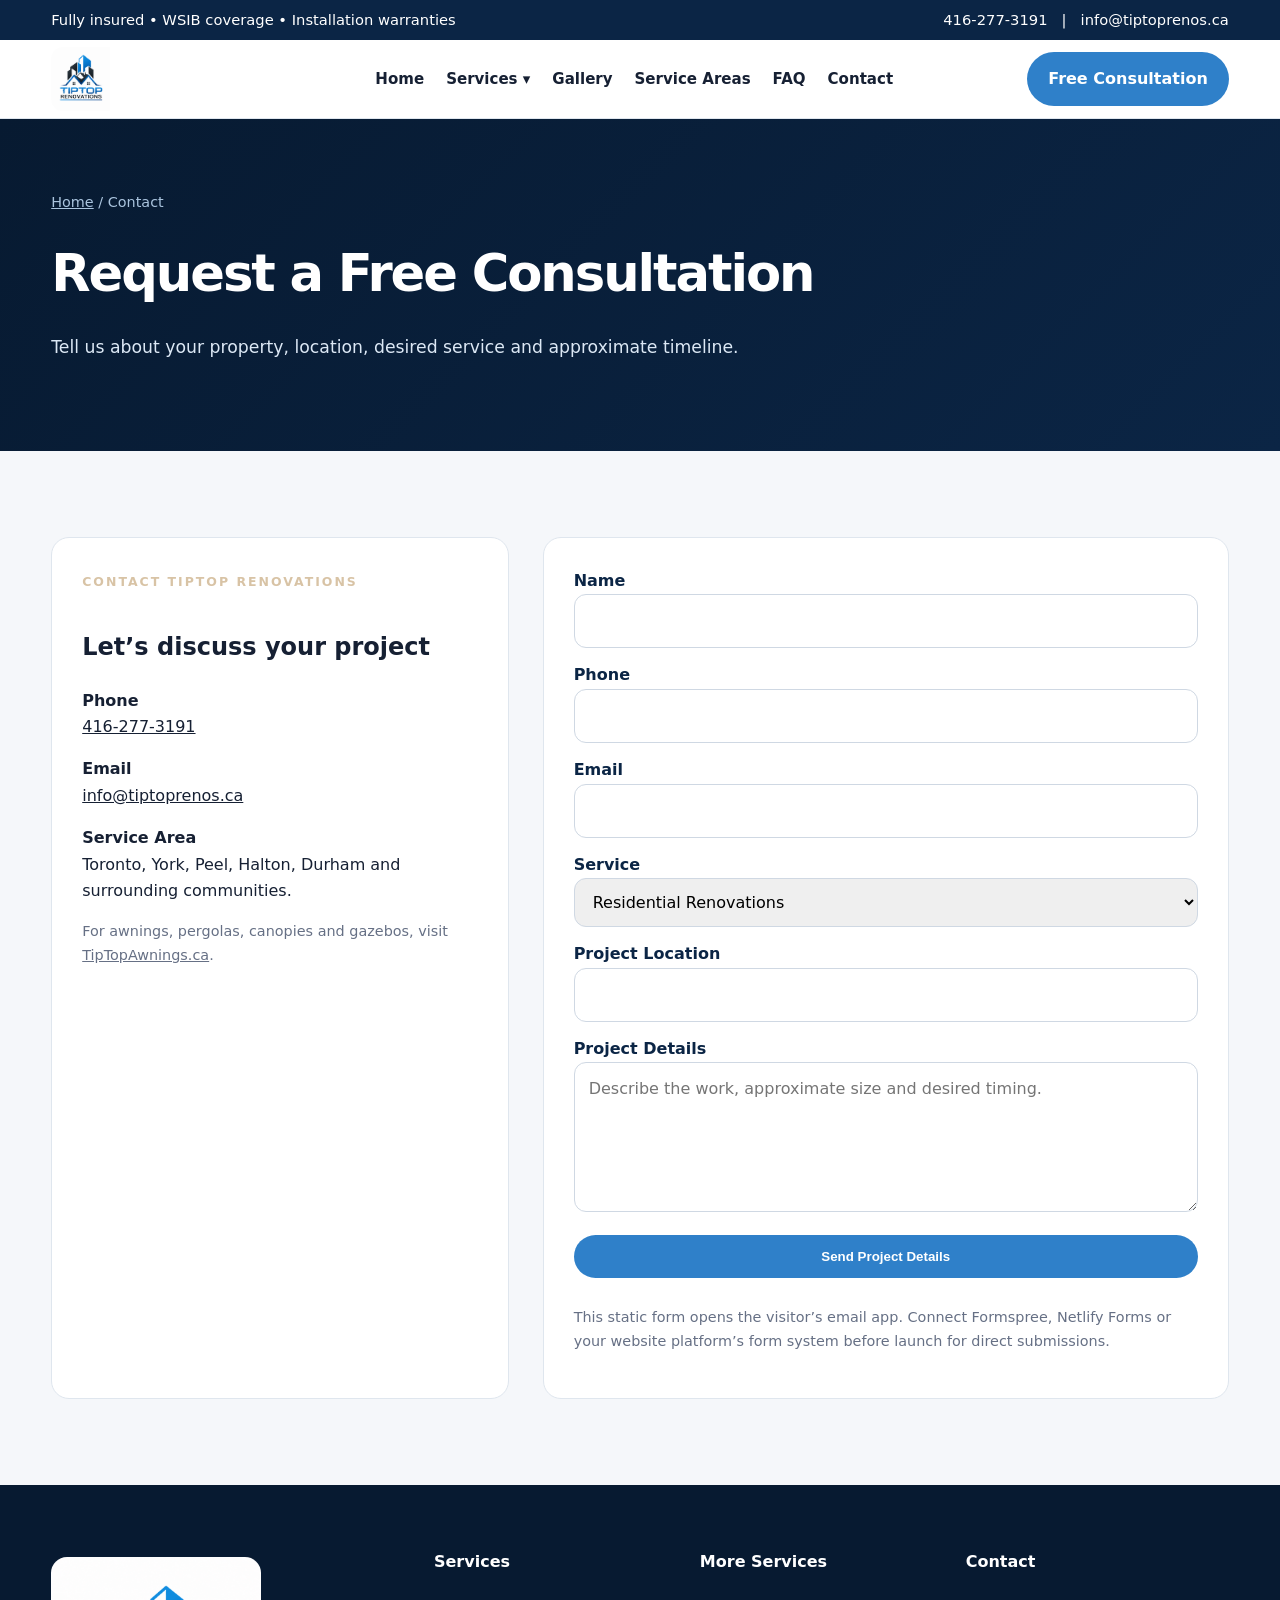
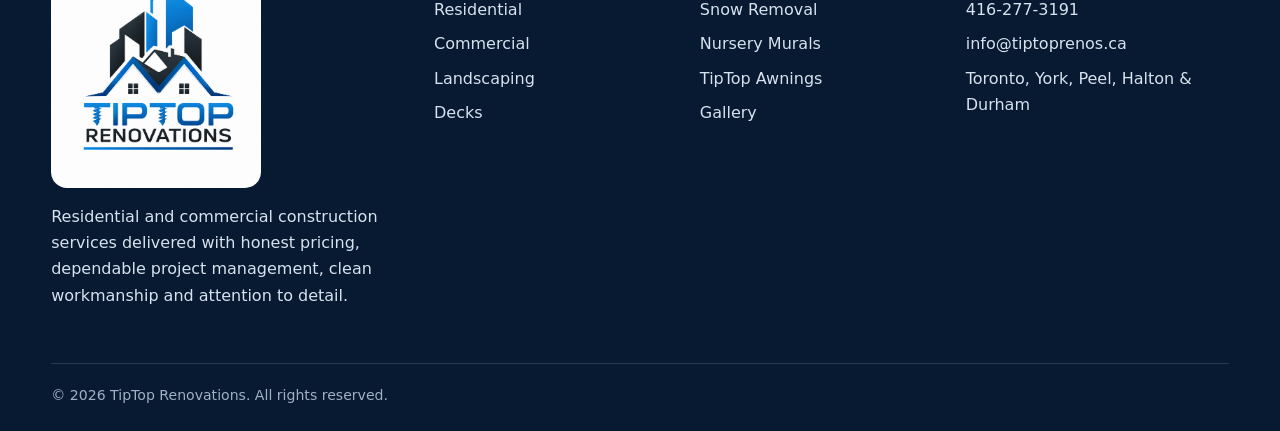
<file: contact.html>
<!doctype html><html lang="en-CA"><head>
<meta charset="utf-8"><meta name="viewport" content="width=device-width,initial-scale=1">
<title>Contact TipTop Renovations | Free Consultation</title><meta name="description" content="Contact TipTop Renovations at 416-277-3191 or info@tiptoprenos.ca for renovation and property services in Toronto and the GTA.">
<link rel="canonical" href="https://tiptoprenos.ca/contact.html">
<link rel="stylesheet" href="assets/css/style.css">

<link rel="icon" href="assets/images/favicon/favicon.ico" sizes="any">
<link rel="icon" type="image/png" sizes="32x32" href="assets/images/favicon/favicon-32x32.png">
<link rel="icon" type="image/png" sizes="192x192" href="assets/images/favicon/favicon-192x192.png">
<link rel="apple-touch-icon" sizes="180x180" href="assets/images/favicon/apple-touch-icon.png">
</head><body>
<div class="topbar">
  <div class="container">
    <span>Fully insured • WSIB coverage • Installation warranties</span>
    <span><a href="tel:+14162773191">416-277-3191</a> &nbsp; | &nbsp; <a href="mailto:info@tiptoprenos.ca">info@tiptoprenos.ca</a></span>
  </div>
</div>
<header class="site-header">
  <div class="container nav-wrap">
    <a class="logo" href="index.html" aria-label="TipTop Renovations home"><img src="assets/images/tiptop-renovations-logo.png" alt="TipTop Renovations" class="site-logo-img"></a>
    <button class="menu-toggle" aria-label="Open menu">☰</button>
    <ul class="nav-links">
      <li><a href="index.html">Home</a></li>
      <li class="dropdown"><a href="#">Services ▾</a>
        <div class="dropdown-menu">
          <a href="residential/index.html">Residential Renovations</a>
          <a href="commercial/index.html">Commercial Renovations</a>
          <a href="landscaping/index.html">Landscaping</a>
          <a href="decks/index.html">Decks</a>
          <a href="snow-removal/index.html">Snow Removal</a>
          <a href="nursery-murals/index.html">Nursery Murals</a>
          <a href="https://tiptopawnings.ca" target="_blank" rel="noopener">TipTop Awnings ↗</a>
        </div>
      </li>
      <li><a href="gallery.html">Gallery</a></li>
      <li><a href="locations.html">Service Areas</a></li>
      <li><a href="faq.html">FAQ</a></li>
      <li><a href="contact.html">Contact</a></li>
    </ul>
    <a class="btn btn-primary nav-cta" href="contact.html">Free Consultation</a>
  </div>
</header>
<section class="page-hero"><div class="container"><div class="breadcrumbs"><a href="index.html">Home</a> / Contact</div><h1>Request a Free Consultation</h1><p>Tell us about your property, location, desired service and approximate timeline.</p></div></section>
<section class="section section-alt"><div class="container contact-grid">
<div class="contact-card"><span class="eyebrow">Contact TipTop Renovations</span><h2>Let’s discuss your project</h2>
<p><strong>Phone</strong><br><a href="tel:+14162773191">416-277-3191</a></p>
<p><strong>Email</strong><br><a href="mailto:info@tiptoprenos.ca">info@tiptoprenos.ca</a></p>
<p><strong>Service Area</strong><br>Toronto, York, Peel, Halton, Durham and surrounding communities.</p>
<p class="small">For awnings, pergolas, canopies and gazebos, visit <a href="https://tiptopawnings.ca" target="_blank" rel="noopener">TipTopAwnings.ca</a>.</p>
</div>
<div class="contact-form"><form action="mailto:info@tiptoprenos.ca" method="post" enctype="text/plain">
<div><label for="name">Name</label><input id="name" name="Name" required></div>
<div><label for="phone">Phone</label><input id="phone" name="Phone" type="tel" required></div>
<div><label for="email">Email</label><input id="email" name="Email" type="email"></div>
<div><label for="service">Service</label><select id="service" name="Service"><option>Residential Renovations</option><option>Commercial Renovations</option><option>Landscaping</option><option>Decks</option><option>Snow Removal</option><option>Nursery Murals</option><option>Other</option></select></div>
<div><label for="location">Project Location</label><input id="location" name="Location"></div>
<div><label for="message">Project Details</label><textarea id="message" name="Project Details" placeholder="Describe the work, approximate size and desired timing."></textarea></div>
<button class="btn btn-primary" type="submit">Send Project Details</button>
<p class="small">This static form opens the visitor’s email app. Connect Formspree, Netlify Forms or your website platform’s form system before launch for direct submissions.</p>
</form></div>
</div></section>
<footer class="footer">
  <div class="container">
    <div class="footer-grid">
      <div>
        <a class="logo" href="index.html"><img src="assets/images/tiptop-renovations-logo.png" alt="TipTop Renovations" class="footer-logo-img"></a>
        <p>Residential and commercial construction services delivered with honest pricing, dependable project management, clean workmanship and attention to detail.</p>
      </div>
      <div><h4>Services</h4>
        <a href="residential/index.html">Residential</a>
        <a href="commercial/index.html">Commercial</a>
        <a href="landscaping/index.html">Landscaping</a>
        <a href="decks/index.html">Decks</a>
      </div>
      <div><h4>More Services</h4>
        <a href="snow-removal/index.html">Snow Removal</a>
        <a href="nursery-murals/index.html">Nursery Murals</a>
        <a href="https://tiptopawnings.ca" target="_blank" rel="noopener">TipTop Awnings</a>
        <a href="gallery.html">Gallery</a>
      </div>
      <div><h4>Contact</h4>
        <a href="tel:+14162773191">416-277-3191</a>
        <a href="mailto:info@tiptoprenos.ca">info@tiptoprenos.ca</a>
        <a href="locations.html">Toronto, York, Peel, Halton & Durham</a>
      </div>
    </div>
    <div class="footer-bottom">© <span data-year></span> TipTop Renovations. All rights reserved.</div>
  </div>
</footer>
<script src="assets/js/main.js"></script>
</body></html>
</file>
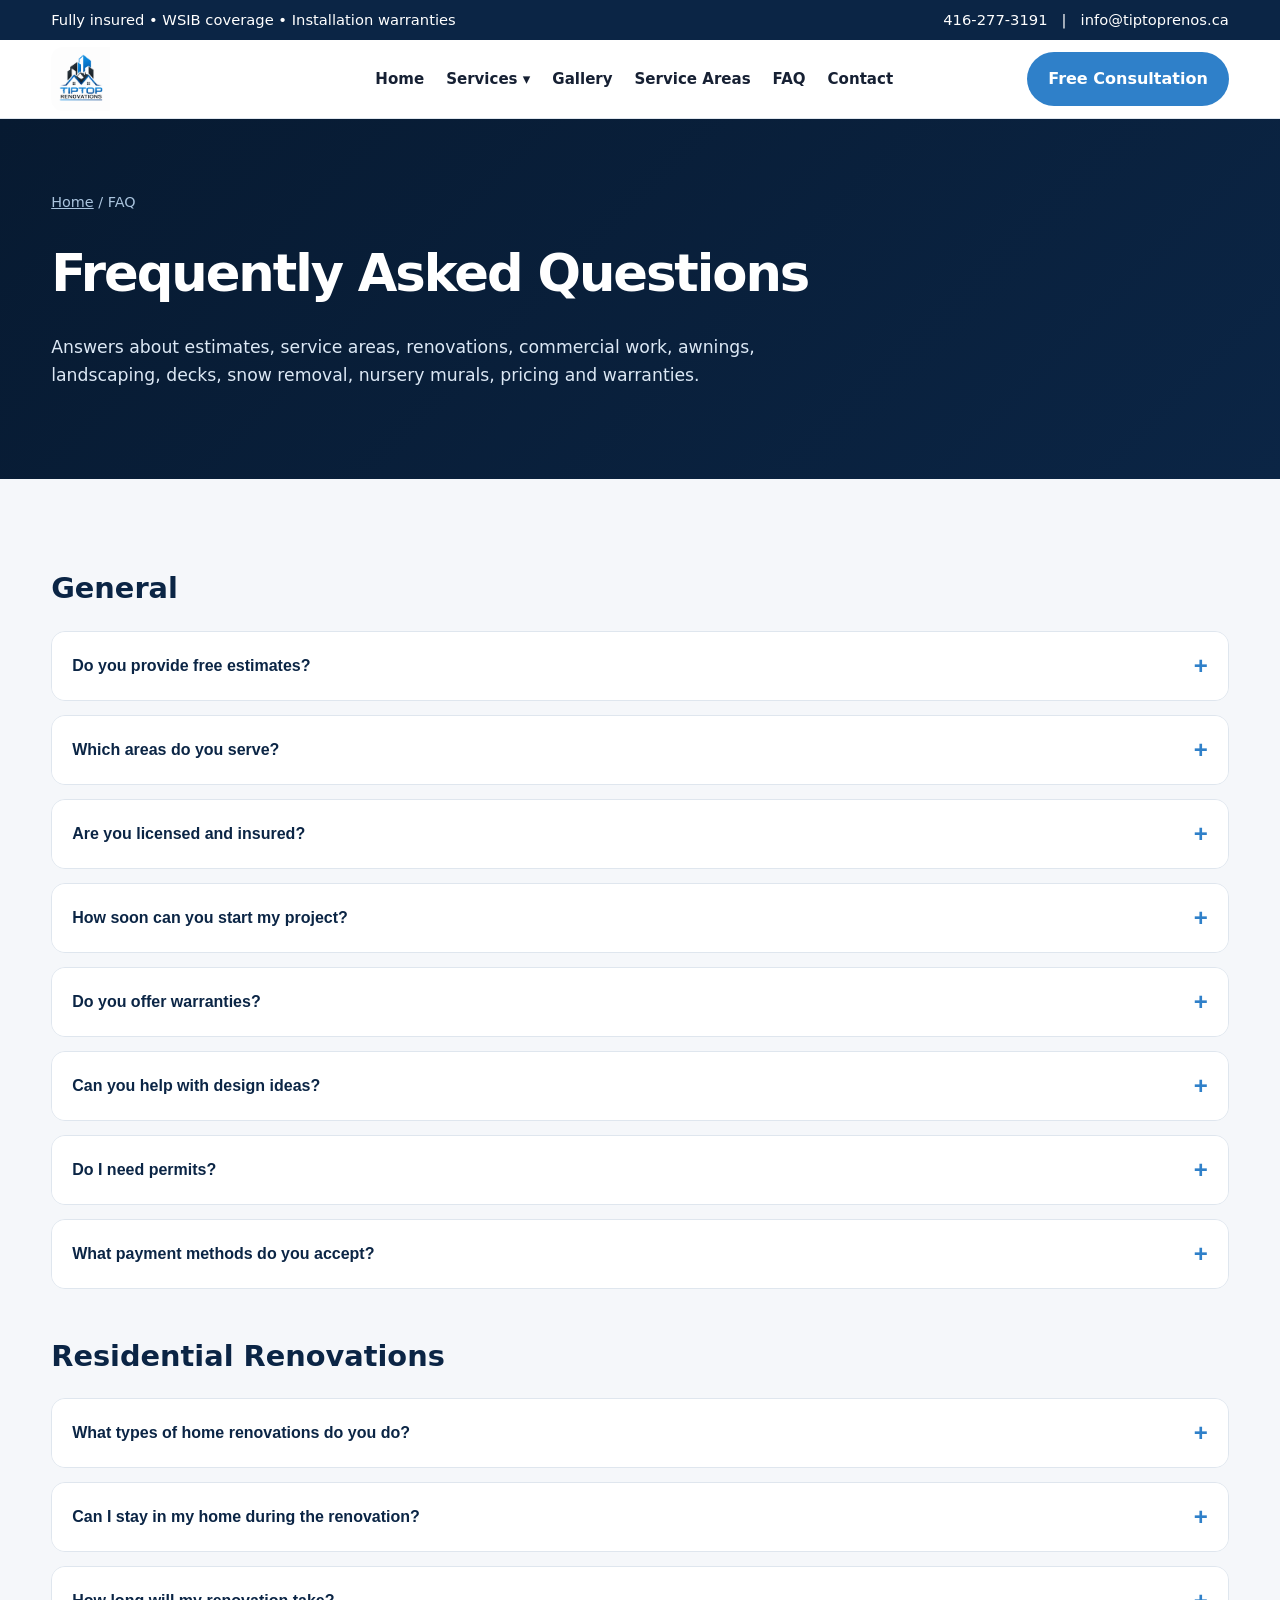
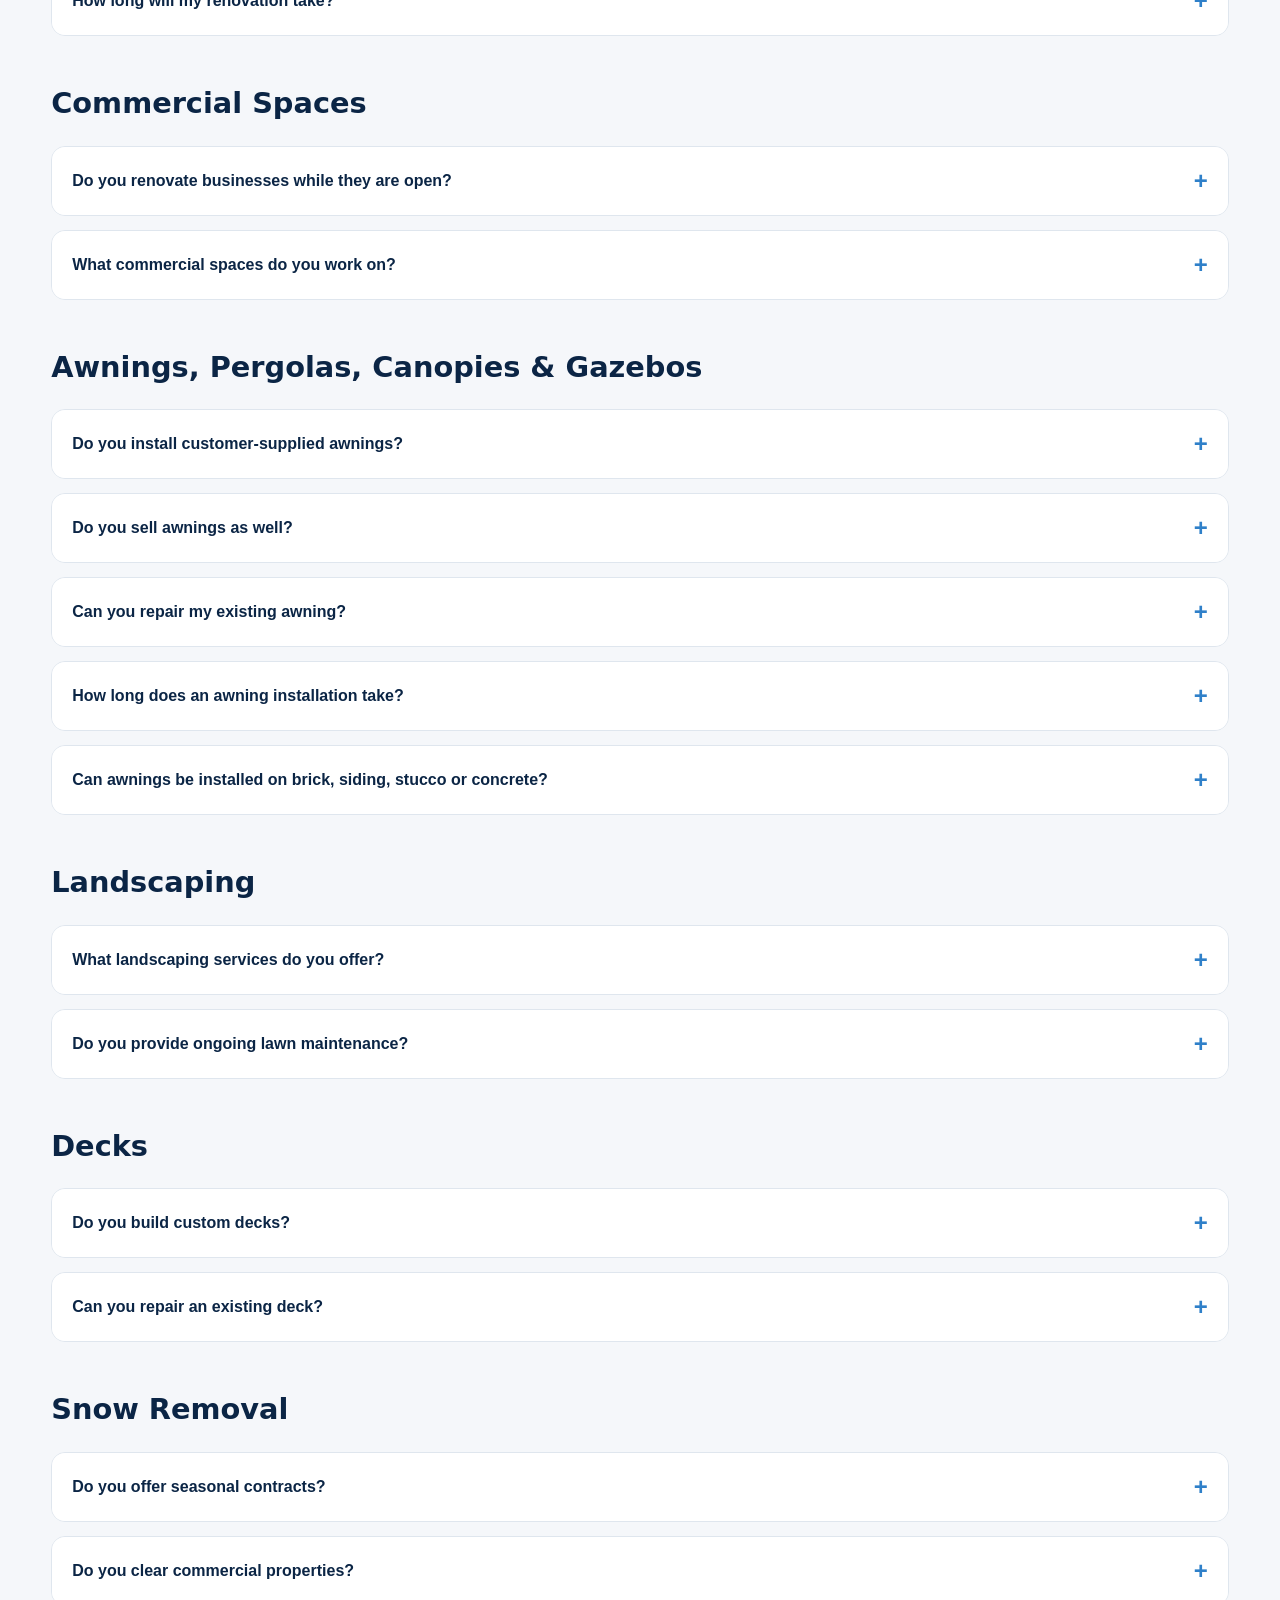
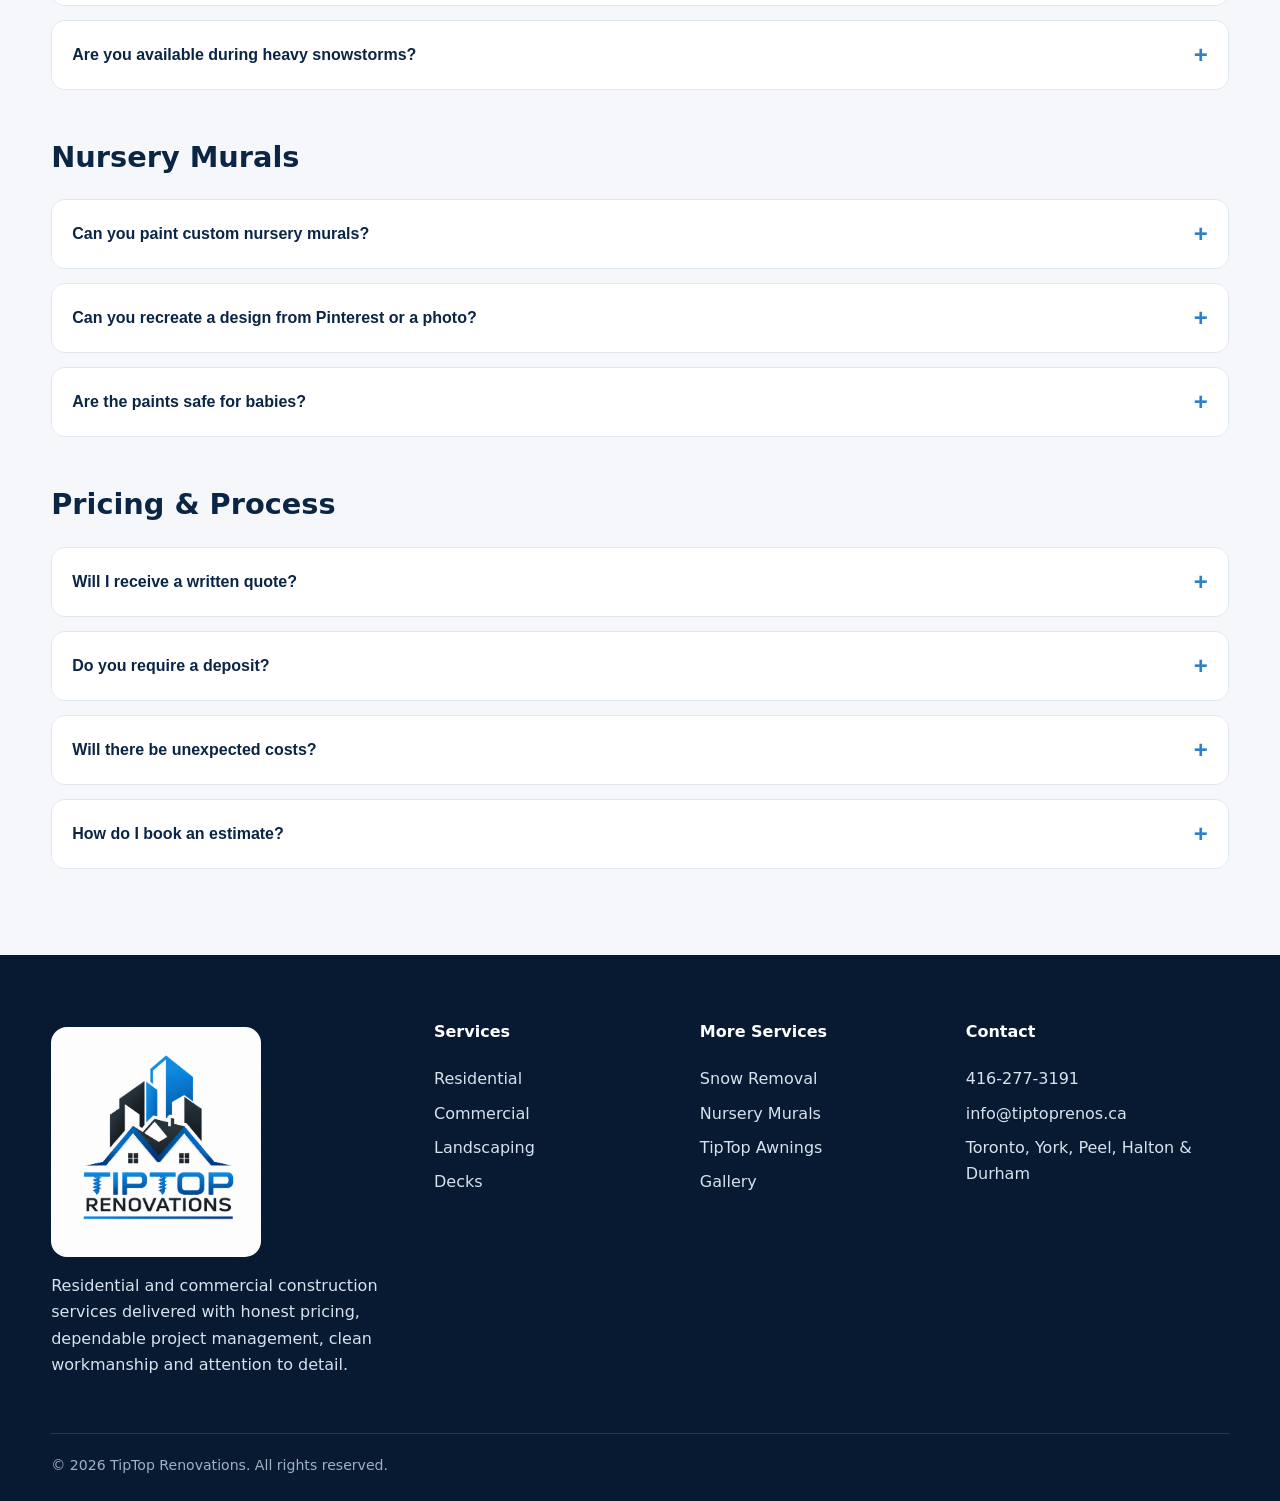
<file: faq.html>
<!doctype html><html lang="en-CA"><head>
<meta charset="utf-8"><meta name="viewport" content="width=device-width,initial-scale=1">
<title>Renovation FAQ | TipTop Renovations</title><meta name="description" content="Answers to common questions about TipTop Renovations, service areas, quotations, insurance, warranties and construction services.">
<link rel="canonical" href="https://tiptoprenos.ca/faq.html">
<link rel="stylesheet" href="assets/css/style.css">

<link rel="icon" href="assets/images/favicon/favicon.ico" sizes="any">
<link rel="icon" type="image/png" sizes="32x32" href="assets/images/favicon/favicon-32x32.png">
<link rel="icon" type="image/png" sizes="192x192" href="assets/images/favicon/favicon-192x192.png">
<link rel="apple-touch-icon" sizes="180x180" href="assets/images/favicon/apple-touch-icon.png">
</head><body>
<div class="topbar">
  <div class="container">
    <span>Fully insured • WSIB coverage • Installation warranties</span>
    <span><a href="tel:+14162773191">416-277-3191</a> &nbsp; | &nbsp; <a href="mailto:info@tiptoprenos.ca">info@tiptoprenos.ca</a></span>
  </div>
</div>
<header class="site-header">
  <div class="container nav-wrap">
    <a class="logo" href="index.html" aria-label="TipTop Renovations home"><img src="assets/images/tiptop-renovations-logo.png" alt="TipTop Renovations" class="site-logo-img"></a>
    <button class="menu-toggle" aria-label="Open menu">☰</button>
    <ul class="nav-links">
      <li><a href="index.html">Home</a></li>
      <li class="dropdown"><a href="#">Services ▾</a>
        <div class="dropdown-menu">
          <a href="residential/index.html">Residential Renovations</a>
          <a href="commercial/index.html">Commercial Renovations</a>
          <a href="landscaping/index.html">Landscaping</a>
          <a href="decks/index.html">Decks</a>
          <a href="snow-removal/index.html">Snow Removal</a>
          <a href="nursery-murals/index.html">Nursery Murals</a>
          <a href="https://tiptopawnings.ca" target="_blank" rel="noopener">TipTop Awnings ↗</a>
        </div>
      </li>
      <li><a href="gallery.html">Gallery</a></li>
      <li><a href="locations.html">Service Areas</a></li>
      <li><a href="faq.html">FAQ</a></li>
      <li><a href="contact.html">Contact</a></li>
    </ul>
    <a class="btn btn-primary nav-cta" href="contact.html">Free Consultation</a>
  </div>
</header>

<section class="page-hero"><div class="container">
<div class="breadcrumbs"><a href="index.html">Home</a> / FAQ</div>
<h1>Frequently Asked Questions</h1>
<p>Answers about estimates, service areas, renovations, commercial work, awnings, landscaping, decks, snow removal, nursery murals, pricing and warranties.</p>
</div></section>
<section class="section section-alt"><div class="container"><section class="faq-section"><h2>General</h2><div class="faq-list"><div class="faq-item">
<button class="faq-question" aria-expanded="false">Do you provide free estimates?</button>
<div class="faq-answer"><p>Yes. We offer free, no-obligation, no-pressure estimates for residential and commercial projects.</p></div>
</div><div class="faq-item">
<button class="faq-question" aria-expanded="false">Which areas do you serve?</button>
<div class="faq-answer"><p>We proudly serve Toronto and the Greater Toronto Area, including York Region, Durham Region, Peel Region and Halton Region. Contact us to confirm service availability for your location.</p></div>
</div><div class="faq-item">
<button class="faq-question" aria-expanded="false">Are you licensed and insured?</button>
<div class="faq-answer"><p>Yes. We are fully insured and committed to completing every project safely and professionally.</p></div>
</div><div class="faq-item">
<button class="faq-question" aria-expanded="false">How soon can you start my project?</button>
<div class="faq-answer"><p>Depending on the project size, materials, season and current schedule, we can often begin within a few days to a few weeks.</p></div>
</div><div class="faq-item">
<button class="faq-question" aria-expanded="false">Do you offer warranties?</button>
<div class="faq-answer"><p>Yes. We stand behind our workmanship and offer warranties on our installations. Warranty details vary depending on the service, materials and products.</p></div>
</div><div class="faq-item">
<button class="faq-question" aria-expanded="false">Can you help with design ideas?</button>
<div class="faq-answer"><p>Absolutely. We can recommend layouts, materials, colours and finishes that suit your style, property and budget.</p></div>
</div><div class="faq-item">
<button class="faq-question" aria-expanded="false">Do I need permits?</button>
<div class="faq-answer"><p>Some projects require permits while others do not. We will explain what may be required and can assist with the process where included in the project scope.</p></div>
</div><div class="faq-item">
<button class="faq-question" aria-expanded="false">What payment methods do you accept?</button>
<div class="faq-answer"><p>We accept e-Transfer, cheque, cash and other payment methods upon request.</p></div>
</div></div></section><section class="faq-section"><h2>Residential Renovations</h2><div class="faq-list"><div class="faq-item">
<button class="faq-question" aria-expanded="false">What types of home renovations do you do?</button>
<div class="faq-answer"><p>We complete kitchens, bathrooms, basements, flooring, painting, trim, drywall, full-home renovations, additions and other residential improvements.</p></div>
</div><div class="faq-item">
<button class="faq-question" aria-expanded="false">Can I stay in my home during the renovation?</button>
<div class="faq-answer"><p>In many cases, yes. For larger or more disruptive renovations, we will discuss the best approach to reduce inconvenience and maintain safe access.</p></div>
</div><div class="faq-item">
<button class="faq-question" aria-expanded="false">How long will my renovation take?</button>
<div class="faq-answer"><p>Timelines depend on the size and complexity of the work. We provide a realistic schedule before construction begins.</p></div>
</div></div></section><section class="faq-section"><h2>Commercial Spaces</h2><div class="faq-list"><div class="faq-item">
<button class="faq-question" aria-expanded="false">Do you renovate businesses while they are open?</button>
<div class="faq-answer"><p>Yes. Where practical, we can work evenings, weekends or in phases to help reduce interruptions to your business.</p></div>
</div><div class="faq-item">
<button class="faq-question" aria-expanded="false">What commercial spaces do you work on?</button>
<div class="faq-answer"><p>We work on retail stores, pharmacies, medical clinics, offices, restaurants, warehouses and other commercial properties.</p></div>
</div></div></section><section class="faq-section"><h2>Awnings, Pergolas, Canopies &amp; Gazebos</h2><div class="faq-list"><div class="faq-item">
<button class="faq-question" aria-expanded="false">Do you install customer-supplied awnings?</button>
<div class="faq-answer"><p>Yes. We can install products purchased from many major manufacturers, subject to product condition, measurements and installation requirements.</p></div>
</div><div class="faq-item">
<button class="faq-question" aria-expanded="false">Do you sell awnings as well?</button>
<div class="faq-answer"><p>Yes. Through TipTop Awnings, we can supply and install retractable and fixed awnings, pergolas, canopies, gazebos and outdoor shade systems.</p></div>
</div><div class="faq-item">
<button class="faq-question" aria-expanded="false">Can you repair my existing awning?</button>
<div class="faq-answer"><p>Yes. We repair many awning brands and may be able to replace fabric, motors, arms and other components depending on availability and condition.</p></div>
</div><div class="faq-item">
<button class="faq-question" aria-expanded="false">How long does an awning installation take?</button>
<div class="faq-answer"><p>Most standard installations are completed in a few hours, although larger or more complex installations can take longer.</p></div>
</div><div class="faq-item">
<button class="faq-question" aria-expanded="false">Can awnings be installed on brick, siding, stucco or concrete?</button>
<div class="faq-answer"><p>Yes. We install on a wide range of exterior surfaces using suitable brackets, blocking and mounting methods for the specific structure.</p></div>
</div></div></section><section class="faq-section"><h2>Landscaping</h2><div class="faq-list"><div class="faq-item">
<button class="faq-question" aria-expanded="false">What landscaping services do you offer?</button>
<div class="faq-answer"><p>We provide sod installation, garden beds, mulch, planting, stone work, grading, seasonal cleanups and other outdoor property improvements.</p></div>
</div><div class="faq-item">
<button class="faq-question" aria-expanded="false">Do you provide ongoing lawn maintenance?</button>
<div class="faq-answer"><p>Yes. Recurring lawn care and seasonal maintenance plans may be available depending on the property and service area.</p></div>
</div></div></section><section class="faq-section"><h2>Decks</h2><div class="faq-list"><div class="faq-item">
<button class="faq-question" aria-expanded="false">Do you build custom decks?</button>
<div class="faq-answer"><p>Yes. We build wood and composite decks tailored to your home, property layout and preferred outdoor lifestyle.</p></div>
</div><div class="faq-item">
<button class="faq-question" aria-expanded="false">Can you repair an existing deck?</button>
<div class="faq-answer"><p>Absolutely. We can assess loose boards, railings, stairs, structural concerns and weather-related damage.</p></div>
</div></div></section><section class="faq-section"><h2>Snow Removal</h2><div class="faq-list"><div class="faq-item">
<button class="faq-question" aria-expanded="false">Do you offer seasonal contracts?</button>
<div class="faq-answer"><p>Yes. We offer seasonal snow-removal packages as well as on-demand service, subject to availability.</p></div>
</div><div class="faq-item">
<button class="faq-question" aria-expanded="false">Do you clear commercial properties?</button>
<div class="faq-answer"><p>Yes. We service residential driveways as well as commercial parking areas, walkways and entrances.</p></div>
</div><div class="faq-item">
<button class="faq-question" aria-expanded="false">Are you available during heavy snowstorms?</button>
<div class="faq-answer"><p>Yes. Our crews monitor weather conditions and work through major snow events according to route schedules and service agreements.</p></div>
</div></div></section><section class="faq-section"><h2>Nursery Murals</h2><div class="faq-list"><div class="faq-item">
<button class="faq-question" aria-expanded="false">Can you paint custom nursery murals?</button>
<div class="faq-answer"><p>Yes. Every mural can be customized to match your nursery theme, colour palette and vision.</p></div>
</div><div class="faq-item">
<button class="faq-question" aria-expanded="false">Can you recreate a design from Pinterest or a photo?</button>
<div class="faq-answer"><p>We can create an original mural inspired by reference images and ideas while adapting the design to your room and wall dimensions.</p></div>
</div><div class="faq-item">
<button class="faq-question" aria-expanded="false">Are the paints safe for babies?</button>
<div class="faq-answer"><p>We use high-quality, low-VOC interior paints suitable for indoor living spaces.</p></div>
</div></div></section><section class="faq-section"><h2>Pricing &amp; Process</h2><div class="faq-list"><div class="faq-item">
<button class="faq-question" aria-expanded="false">Will I receive a written quote?</button>
<div class="faq-answer"><p>Yes. Every project receives a written estimate outlining the proposed scope of work, pricing assumptions and important exclusions.</p></div>
</div><div class="faq-item">
<button class="faq-question" aria-expanded="false">Do you require a deposit?</button>
<div class="faq-answer"><p>For most projects, yes. Deposits help secure scheduling and allow materials or custom products to be ordered.</p></div>
</div><div class="faq-item">
<button class="faq-question" aria-expanded="false">Will there be unexpected costs?</button>
<div class="faq-answer"><p>We provide transparent pricing. If hidden or unforeseen conditions are discovered, we explain the options and obtain approval before completing additional work.</p></div>
</div><div class="faq-item">
<button class="faq-question" aria-expanded="false">How do I book an estimate?</button>
<div class="faq-answer"><p>Call 416-277-3191, email info@tiptoprenos.ca or submit the contact form. We will respond as soon as possible to arrange your free consultation.</p></div>
</div></div></section></div></section>
<footer class="footer">
  <div class="container">
    <div class="footer-grid">
      <div>
        <a class="logo" href="index.html"><img src="assets/images/tiptop-renovations-logo.png" alt="TipTop Renovations" class="footer-logo-img"></a>
        <p>Residential and commercial construction services delivered with honest pricing, dependable project management, clean workmanship and attention to detail.</p>
      </div>
      <div><h4>Services</h4>
        <a href="residential/index.html">Residential</a>
        <a href="commercial/index.html">Commercial</a>
        <a href="landscaping/index.html">Landscaping</a>
        <a href="decks/index.html">Decks</a>
      </div>
      <div><h4>More Services</h4>
        <a href="snow-removal/index.html">Snow Removal</a>
        <a href="nursery-murals/index.html">Nursery Murals</a>
        <a href="https://tiptopawnings.ca" target="_blank" rel="noopener">TipTop Awnings</a>
        <a href="gallery.html">Gallery</a>
      </div>
      <div><h4>Contact</h4>
        <a href="tel:+14162773191">416-277-3191</a>
        <a href="mailto:info@tiptoprenos.ca">info@tiptoprenos.ca</a>
        <a href="locations.html">Toronto, York, Peel, Halton & Durham</a>
      </div>
    </div>
    <div class="footer-bottom">© <span data-year></span> TipTop Renovations. All rights reserved.</div>
  </div>
</footer>
<script src="assets/js/main.js"></script>
</body></html>
</file>
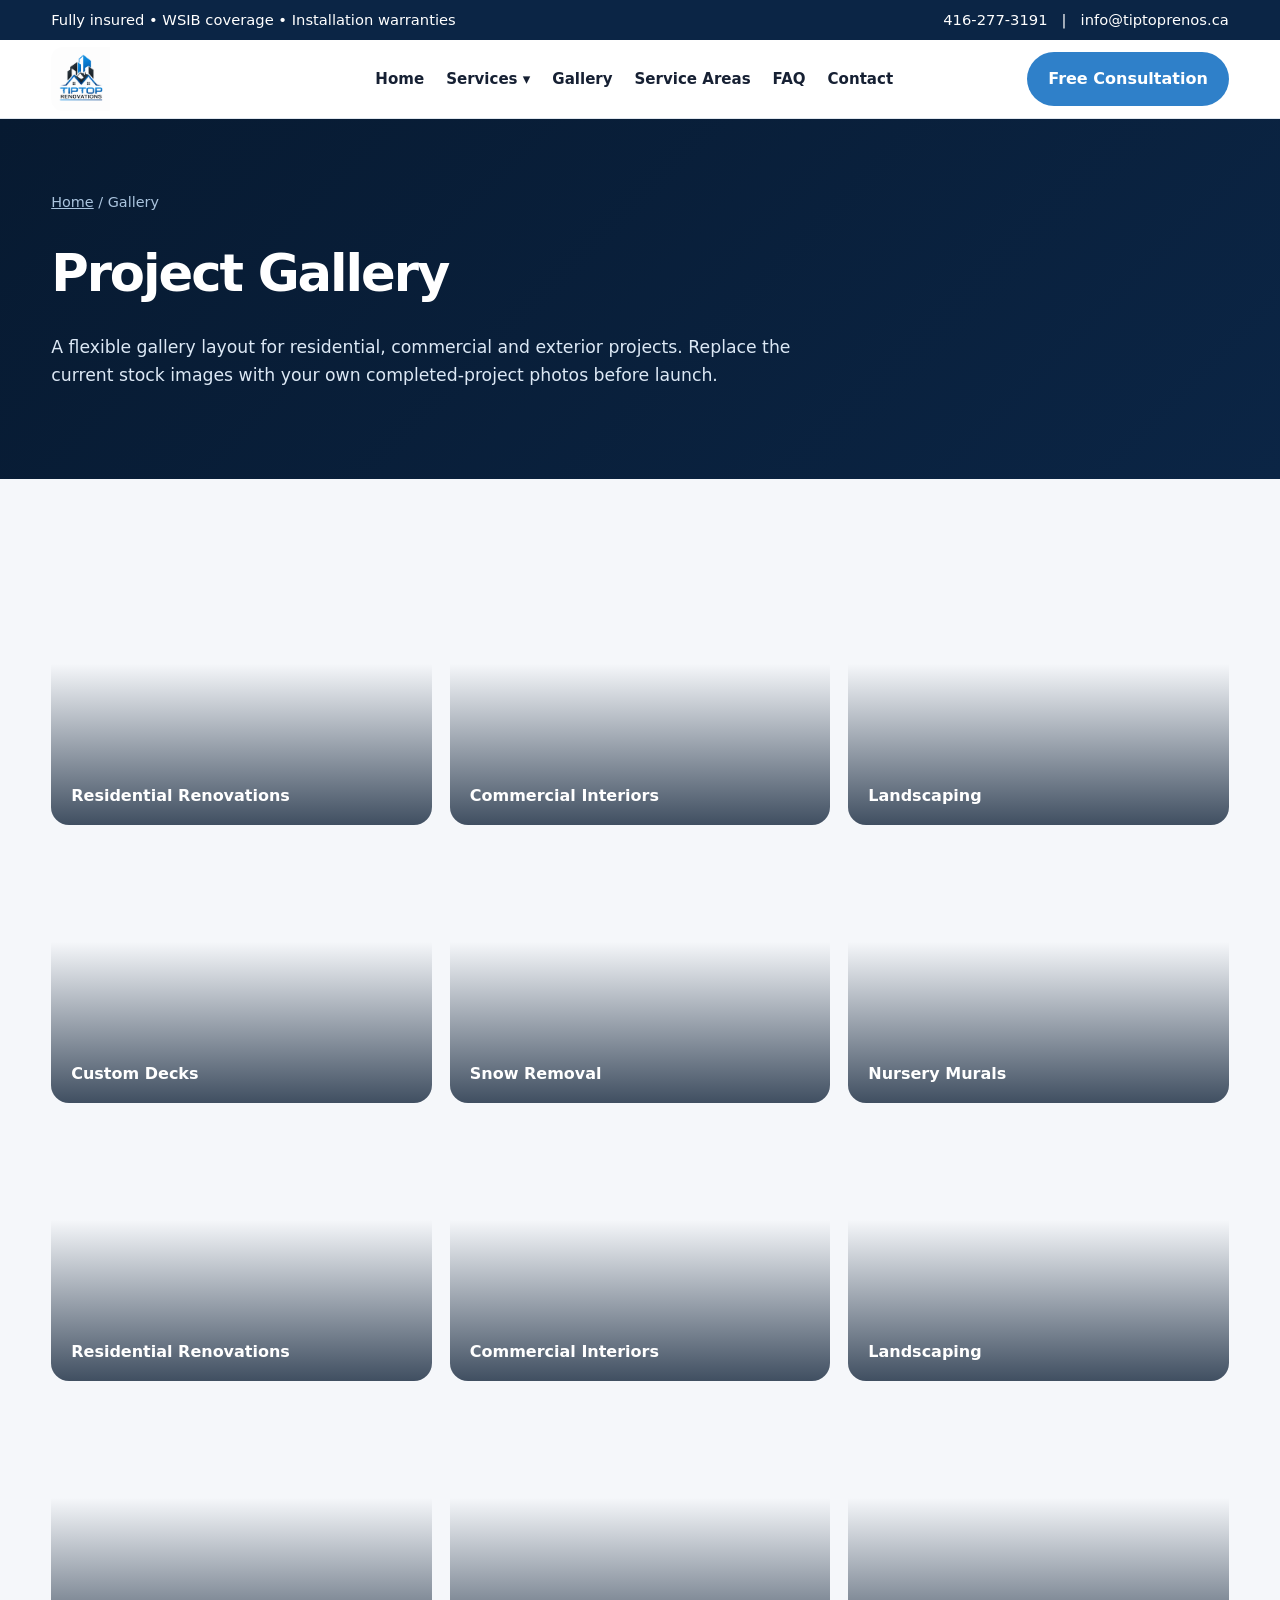
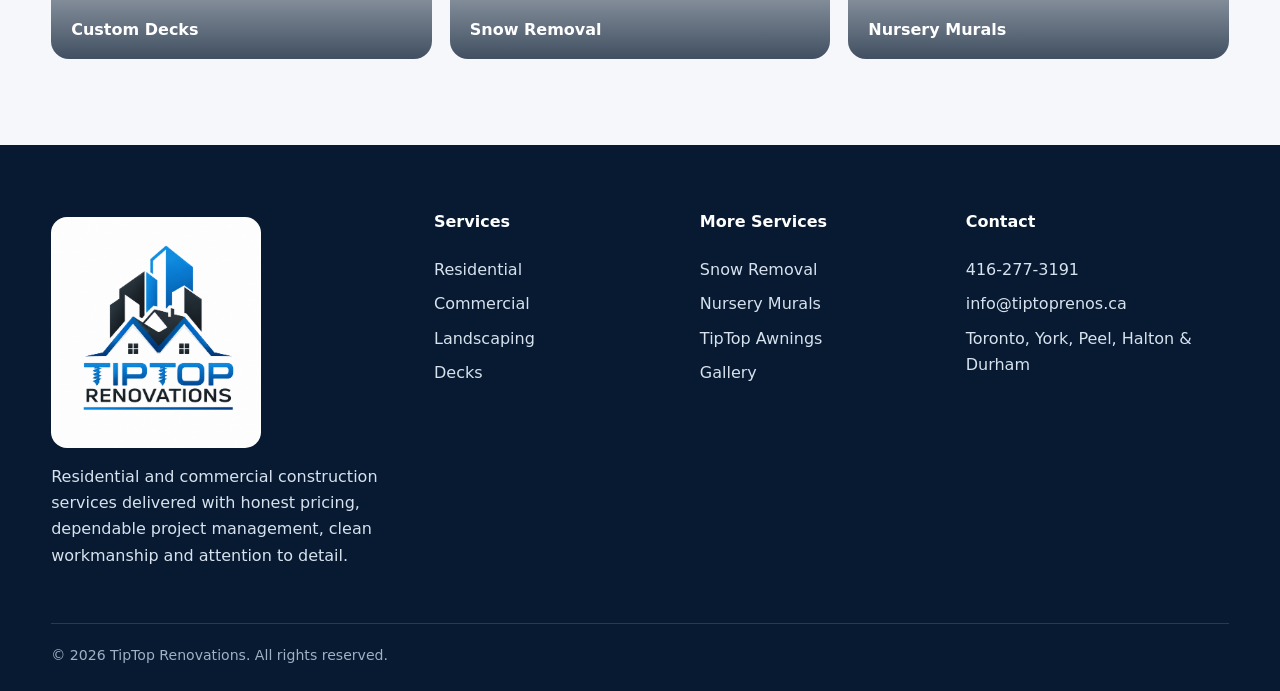
<file: gallery.html>
<!doctype html><html lang="en-CA"><head>
<meta charset="utf-8"><meta name="viewport" content="width=device-width,initial-scale=1">
<title>Project Gallery | TipTop Renovations</title><meta name="description" content="Browse residential, commercial, landscaping, deck, snow-removal and mural project categories from TipTop Renovations.">
<link rel="canonical" href="https://tiptoprenos.ca/gallery.html">
<link rel="stylesheet" href="assets/css/style.css">

<link rel="icon" href="assets/images/favicon/favicon.ico" sizes="any">
<link rel="icon" type="image/png" sizes="32x32" href="assets/images/favicon/favicon-32x32.png">
<link rel="icon" type="image/png" sizes="192x192" href="assets/images/favicon/favicon-192x192.png">
<link rel="apple-touch-icon" sizes="180x180" href="assets/images/favicon/apple-touch-icon.png">
</head><body>
<div class="topbar">
  <div class="container">
    <span>Fully insured • WSIB coverage • Installation warranties</span>
    <span><a href="tel:+14162773191">416-277-3191</a> &nbsp; | &nbsp; <a href="mailto:info@tiptoprenos.ca">info@tiptoprenos.ca</a></span>
  </div>
</div>
<header class="site-header">
  <div class="container nav-wrap">
    <a class="logo" href="index.html" aria-label="TipTop Renovations home"><img src="assets/images/tiptop-renovations-logo.png" alt="TipTop Renovations" class="site-logo-img"></a>
    <button class="menu-toggle" aria-label="Open menu">☰</button>
    <ul class="nav-links">
      <li><a href="index.html">Home</a></li>
      <li class="dropdown"><a href="#">Services ▾</a>
        <div class="dropdown-menu">
          <a href="residential/index.html">Residential Renovations</a>
          <a href="commercial/index.html">Commercial Renovations</a>
          <a href="landscaping/index.html">Landscaping</a>
          <a href="decks/index.html">Decks</a>
          <a href="snow-removal/index.html">Snow Removal</a>
          <a href="nursery-murals/index.html">Nursery Murals</a>
          <a href="https://tiptopawnings.ca" target="_blank" rel="noopener">TipTop Awnings ↗</a>
        </div>
      </li>
      <li><a href="gallery.html">Gallery</a></li>
      <li><a href="locations.html">Service Areas</a></li>
      <li><a href="faq.html">FAQ</a></li>
      <li><a href="contact.html">Contact</a></li>
    </ul>
    <a class="btn btn-primary nav-cta" href="contact.html">Free Consultation</a>
  </div>
</header>
<section class="page-hero"><div class="container"><div class="breadcrumbs"><a href="index.html">Home</a> / Gallery</div><h1>Project Gallery</h1><p>A flexible gallery layout for residential, commercial and exterior projects. Replace the current stock images with your own completed-project photos before launch.</p></div></section>
<section class="section section-alt"><div class="container"><div class="gallery-grid"><div class="gallery-item" style="background-image:url('https://images.unsplash.com/photo-1600585154340-be6161a56a0c?auto=format&fit=crop&w=1200&q=80')"><span class="gallery-label">Residential Renovations</span></div><div class="gallery-item" style="background-image:url('https://images.unsplash.com/photo-1497366811353-6870744d04b2?auto=format&fit=crop&w=1200&q=80')"><span class="gallery-label">Commercial Interiors</span></div><div class="gallery-item" style="background-image:url('https://images.unsplash.com/photo-1558904541-efa843a96f01?auto=format&fit=crop&w=1200&q=80')"><span class="gallery-label">Landscaping</span></div><div class="gallery-item" style="background-image:url('https://images.unsplash.com/photo-1600566753086-00f18fb6b3ea?auto=format&fit=crop&w=1200&q=80')"><span class="gallery-label">Custom Decks</span></div><div class="gallery-item" style="background-image:url('https://images.unsplash.com/photo-1517299321609-52687d1bc55a?auto=format&fit=crop&w=1200&q=80')"><span class="gallery-label">Snow Removal</span></div><div class="gallery-item" style="background-image:url('https://images.unsplash.com/photo-1617104678098-de229db51175?auto=format&fit=crop&w=1200&q=80')"><span class="gallery-label">Nursery Murals</span></div><div class="gallery-item" style="background-image:url('https://images.unsplash.com/photo-1600585154340-be6161a56a0c?auto=format&fit=crop&w=1200&q=80')"><span class="gallery-label">Residential Renovations</span></div><div class="gallery-item" style="background-image:url('https://images.unsplash.com/photo-1497366811353-6870744d04b2?auto=format&fit=crop&w=1200&q=80')"><span class="gallery-label">Commercial Interiors</span></div><div class="gallery-item" style="background-image:url('https://images.unsplash.com/photo-1558904541-efa843a96f01?auto=format&fit=crop&w=1200&q=80')"><span class="gallery-label">Landscaping</span></div><div class="gallery-item" style="background-image:url('https://images.unsplash.com/photo-1600566753086-00f18fb6b3ea?auto=format&fit=crop&w=1200&q=80')"><span class="gallery-label">Custom Decks</span></div><div class="gallery-item" style="background-image:url('https://images.unsplash.com/photo-1517299321609-52687d1bc55a?auto=format&fit=crop&w=1200&q=80')"><span class="gallery-label">Snow Removal</span></div><div class="gallery-item" style="background-image:url('https://images.unsplash.com/photo-1617104678098-de229db51175?auto=format&fit=crop&w=1200&q=80')"><span class="gallery-label">Nursery Murals</span></div></div></div></section>
<footer class="footer">
  <div class="container">
    <div class="footer-grid">
      <div>
        <a class="logo" href="index.html"><img src="assets/images/tiptop-renovations-logo.png" alt="TipTop Renovations" class="footer-logo-img"></a>
        <p>Residential and commercial construction services delivered with honest pricing, dependable project management, clean workmanship and attention to detail.</p>
      </div>
      <div><h4>Services</h4>
        <a href="residential/index.html">Residential</a>
        <a href="commercial/index.html">Commercial</a>
        <a href="landscaping/index.html">Landscaping</a>
        <a href="decks/index.html">Decks</a>
      </div>
      <div><h4>More Services</h4>
        <a href="snow-removal/index.html">Snow Removal</a>
        <a href="nursery-murals/index.html">Nursery Murals</a>
        <a href="https://tiptopawnings.ca" target="_blank" rel="noopener">TipTop Awnings</a>
        <a href="gallery.html">Gallery</a>
      </div>
      <div><h4>Contact</h4>
        <a href="tel:+14162773191">416-277-3191</a>
        <a href="mailto:info@tiptoprenos.ca">info@tiptoprenos.ca</a>
        <a href="locations.html">Toronto, York, Peel, Halton & Durham</a>
      </div>
    </div>
    <div class="footer-bottom">© <span data-year></span> TipTop Renovations. All rights reserved.</div>
  </div>
</footer>
<script src="assets/js/main.js"></script>
</body></html>
</file>
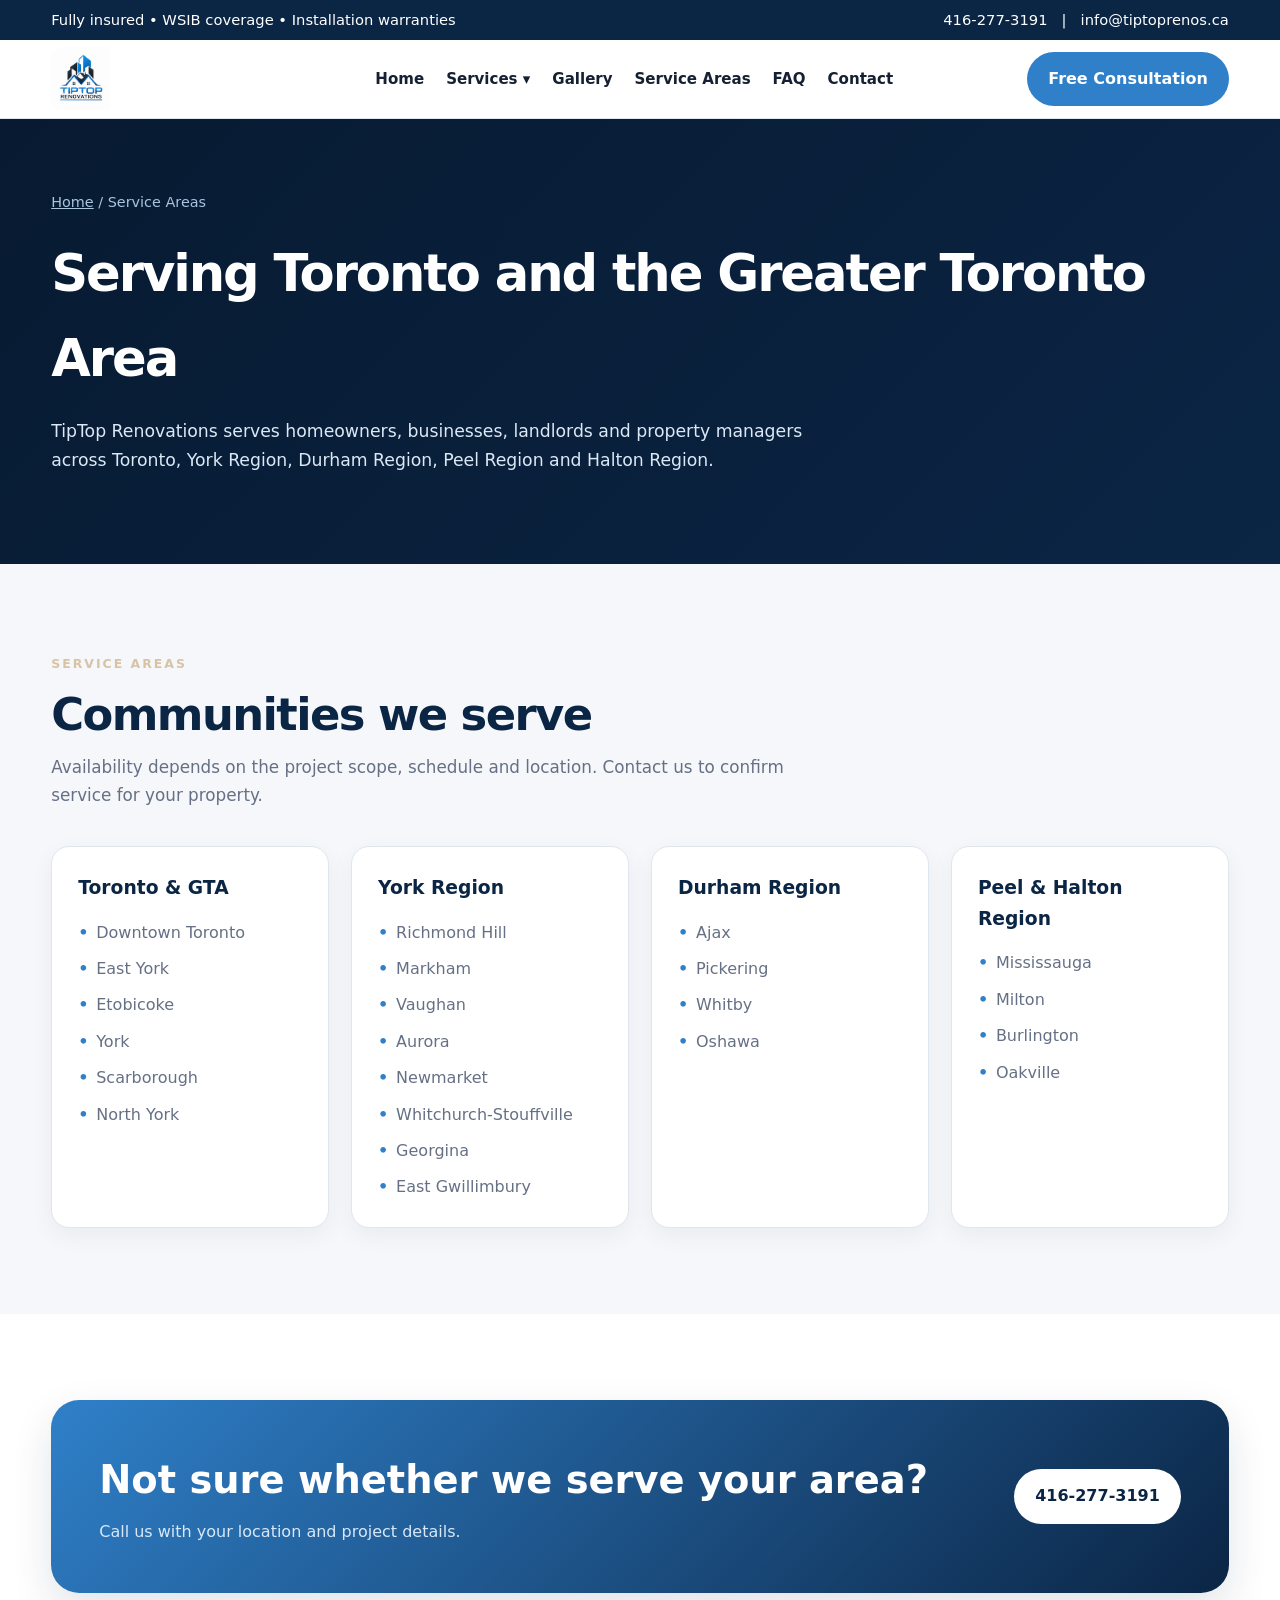
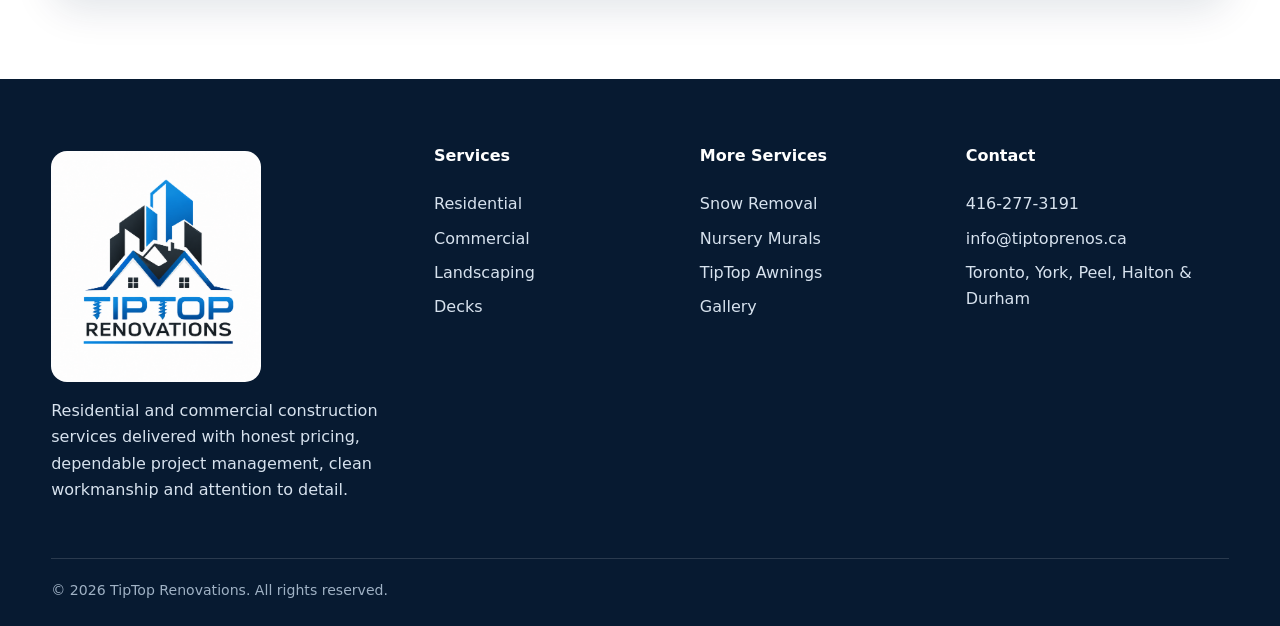
<file: locations.html>
<!doctype html><html lang="en-CA"><head>
<meta charset="utf-8"><meta name="viewport" content="width=device-width,initial-scale=1">
<title>Service Areas | Toronto, York, Peel, Halton & Durham</title><meta name="description" content="TipTop Renovations serves Toronto, York Region, Peel Region, Halton Region and Durham Region.">
<link rel="canonical" href="https://tiptoprenos.ca/locations.html">
<link rel="stylesheet" href="assets/css/style.css">

<link rel="icon" href="assets/images/favicon/favicon.ico" sizes="any">
<link rel="icon" type="image/png" sizes="32x32" href="assets/images/favicon/favicon-32x32.png">
<link rel="icon" type="image/png" sizes="192x192" href="assets/images/favicon/favicon-192x192.png">
<link rel="apple-touch-icon" sizes="180x180" href="assets/images/favicon/apple-touch-icon.png">
</head><body>
<div class="topbar">
  <div class="container">
    <span>Fully insured • WSIB coverage • Installation warranties</span>
    <span><a href="tel:+14162773191">416-277-3191</a> &nbsp; | &nbsp; <a href="mailto:info@tiptoprenos.ca">info@tiptoprenos.ca</a></span>
  </div>
</div>
<header class="site-header">
  <div class="container nav-wrap">
    <a class="logo" href="index.html" aria-label="TipTop Renovations home"><img src="assets/images/tiptop-renovations-logo.png" alt="TipTop Renovations" class="site-logo-img"></a>
    <button class="menu-toggle" aria-label="Open menu">☰</button>
    <ul class="nav-links">
      <li><a href="index.html">Home</a></li>
      <li class="dropdown"><a href="#">Services ▾</a>
        <div class="dropdown-menu">
          <a href="residential/index.html">Residential Renovations</a>
          <a href="commercial/index.html">Commercial Renovations</a>
          <a href="landscaping/index.html">Landscaping</a>
          <a href="decks/index.html">Decks</a>
          <a href="snow-removal/index.html">Snow Removal</a>
          <a href="nursery-murals/index.html">Nursery Murals</a>
          <a href="https://tiptopawnings.ca" target="_blank" rel="noopener">TipTop Awnings ↗</a>
        </div>
      </li>
      <li><a href="gallery.html">Gallery</a></li>
      <li><a href="locations.html">Service Areas</a></li>
      <li><a href="faq.html">FAQ</a></li>
      <li><a href="contact.html">Contact</a></li>
    </ul>
    <a class="btn btn-primary nav-cta" href="contact.html">Free Consultation</a>
  </div>
</header>

<section class="page-hero"><div class="container">
<div class="breadcrumbs"><a href="index.html">Home</a> / Service Areas</div>
<h1>Serving Toronto and the Greater Toronto Area</h1>
<p>TipTop Renovations serves homeowners, businesses, landlords and property managers across Toronto, York Region, Durham Region, Peel Region and Halton Region.</p>
</div></section>
<section class="section section-alt"><div class="container">
<div class="section-heading"><span class="eyebrow">Service Areas</span><h2>Communities we serve</h2><p>Availability depends on the project scope, schedule and location. Contact us to confirm service for your property.</p></div>
<div class="location-columns"><div class='location-column'><h3>Toronto &amp; GTA</h3><ul><li>Downtown Toronto</li><li>East York</li><li>Etobicoke</li><li>York</li><li>Scarborough</li><li>North York</li></ul></div><div class='location-column'><h3>York Region</h3><ul><li>Richmond Hill</li><li>Markham</li><li>Vaughan</li><li>Aurora</li><li>Newmarket</li><li>Whitchurch-Stouffville</li><li>Georgina</li><li>East Gwillimbury</li></ul></div><div class='location-column'><h3>Durham Region</h3><ul><li>Ajax</li><li>Pickering</li><li>Whitby</li><li>Oshawa</li></ul></div><div class='location-column'><h3>Peel &amp; Halton Region</h3><ul><li>Mississauga</li><li>Milton</li><li>Burlington</li><li>Oakville</li></ul></div></div>
</div></section>
<section class="section"><div class="container"><div class="cta"><div><h2>Not sure whether we serve your area?</h2><p>Call us with your location and project details.</p></div><a class="btn btn-light" href="tel:+14162773191">416-277-3191</a></div></div></section>
<footer class="footer">
  <div class="container">
    <div class="footer-grid">
      <div>
        <a class="logo" href="index.html"><img src="assets/images/tiptop-renovations-logo.png" alt="TipTop Renovations" class="footer-logo-img"></a>
        <p>Residential and commercial construction services delivered with honest pricing, dependable project management, clean workmanship and attention to detail.</p>
      </div>
      <div><h4>Services</h4>
        <a href="residential/index.html">Residential</a>
        <a href="commercial/index.html">Commercial</a>
        <a href="landscaping/index.html">Landscaping</a>
        <a href="decks/index.html">Decks</a>
      </div>
      <div><h4>More Services</h4>
        <a href="snow-removal/index.html">Snow Removal</a>
        <a href="nursery-murals/index.html">Nursery Murals</a>
        <a href="https://tiptopawnings.ca" target="_blank" rel="noopener">TipTop Awnings</a>
        <a href="gallery.html">Gallery</a>
      </div>
      <div><h4>Contact</h4>
        <a href="tel:+14162773191">416-277-3191</a>
        <a href="mailto:info@tiptoprenos.ca">info@tiptoprenos.ca</a>
        <a href="locations.html">Toronto, York, Peel, Halton & Durham</a>
      </div>
    </div>
    <div class="footer-bottom">© <span data-year></span> TipTop Renovations. All rights reserved.</div>
  </div>
</footer>
<script src="assets/js/main.js"></script>
</body></html>
</file>
<file: assets/css/style.css>
:root{
  --navy:#0b2545;
  --blue:#2f80c9;
  --sky:#d9efff;
  --gray:#667085;
  --light:#f5f7fa;
  --white:#ffffff;
  --beige:#d8c3a5;
  --ink:#162033;
  --border:#dfe6ee;
  --shadow:0 16px 40px rgba(11,37,69,.12);
  --radius:18px;
}
*{box-sizing:border-box}
html{scroll-behavior:smooth}
body{
  margin:0;
  font-family:Inter,system-ui,-apple-system,BlinkMacSystemFont,"Segoe UI",sans-serif;
  color:var(--ink);
  background:var(--white);
  line-height:1.65;
}
img{max-width:100%;display:block}
a{color:inherit}
.container{width:min(1180px,92%);margin-inline:auto}
.topbar{background:var(--navy);color:#fff;font-size:.92rem}
.topbar .container{display:flex;justify-content:space-between;gap:20px;padding:8px 0;flex-wrap:wrap}
.topbar a{text-decoration:none}
.site-header{
  position:sticky;top:0;z-index:50;background:rgba(255,255,255,.96);
  backdrop-filter:blur(12px);border-bottom:1px solid var(--border)
}
.nav-wrap{display:flex;align-items:center;justify-content:space-between;min-height:78px;gap:24px}
.logo{display:flex;align-items:center;gap:12px;text-decoration:none}
.logo-mark{
  width:48px;height:48px;border-radius:14px;background:linear-gradient(135deg,var(--navy),var(--blue));
  color:#fff;display:grid;place-items:center;font-weight:900;letter-spacing:-2px;box-shadow:var(--shadow)
}
.logo-text strong{display:block;font-size:1.04rem;letter-spacing:.02em}
.logo-text span{font-size:.76rem;color:var(--gray);text-transform:uppercase;letter-spacing:.12em}
.nav-links{display:flex;align-items:center;gap:22px;list-style:none;margin:0;padding:0}
.nav-links a{text-decoration:none;font-weight:700;font-size:.94rem}
.nav-links a:hover{color:var(--blue)}
.dropdown{position:relative}
.dropdown-menu{
  display:none;position:absolute;top:100%;left:-18px;min-width:250px;background:#fff;border:1px solid var(--border);
  border-radius:14px;padding:10px;box-shadow:var(--shadow)
}
.dropdown:hover .dropdown-menu{display:block}
.dropdown-menu a{display:block;padding:10px 12px;border-radius:10px}
.dropdown-menu a:hover{background:var(--light)}
.menu-toggle{display:none;background:none;border:0;font-size:1.6rem}
.btn{
  display:inline-flex;align-items:center;justify-content:center;gap:8px;text-decoration:none;border-radius:999px;
  padding:13px 20px;font-weight:800;border:1px solid transparent;transition:.2s ease
}
.btn-primary{background:var(--blue);color:#fff}
.btn-primary:hover{transform:translateY(-2px);box-shadow:0 10px 24px rgba(47,128,201,.28)}
.btn-outline{border-color:rgba(255,255,255,.42);color:#fff}
.btn-dark{background:var(--navy);color:#fff}
.btn-light{background:#fff;color:var(--navy)}
.hero{
  position:relative;overflow:hidden;background:
  radial-gradient(circle at 85% 20%,rgba(217,239,255,.28),transparent 30%),
  linear-gradient(135deg,#071a31,#0b2545 55%,#174c78);
  color:#fff;padding:96px 0 88px
}
.hero-grid{display:grid;grid-template-columns:1.15fr .85fr;gap:56px;align-items:center}
.eyebrow{display:inline-block;text-transform:uppercase;letter-spacing:.16em;font-weight:800;font-size:.78rem;color:var(--beige);margin-bottom:16px}
.hero h1{font-size:clamp(2.7rem,5vw,5.3rem);line-height:1.02;margin:0 0 22px;letter-spacing:-.045em}
.hero p{font-size:1.13rem;color:#dbe7f4;max-width:690px;margin:0 0 28px}
.hero-actions{display:flex;gap:14px;flex-wrap:wrap}
.hero-card{
  background:rgba(255,255,255,.1);border:1px solid rgba(255,255,255,.18);border-radius:26px;
  padding:28px;backdrop-filter:blur(12px);box-shadow:var(--shadow)
}
.hero-card h3{margin-top:0;font-size:1.35rem}
.check-list{list-style:none;padding:0;margin:0;display:grid;gap:12px}
.check-list li{padding-left:30px;position:relative}
.check-list li:before{content:"✓";position:absolute;left:0;color:#9ed5ff;font-weight:900}
.trust-strip{background:#fff;border-bottom:1px solid var(--border)}
.trust-grid{display:grid;grid-template-columns:repeat(4,1fr)}
.trust-item{padding:24px 20px;border-right:1px solid var(--border)}
.trust-item:last-child{border-right:0}
.trust-item strong{display:block;color:var(--navy);font-size:1.02rem}
.trust-item span{font-size:.9rem;color:var(--gray)}
.section{padding:86px 0}
.section-alt{background:var(--light)}
.section-dark{background:var(--navy);color:#fff}
.section-heading{max-width:760px;margin-bottom:36px}
.section-heading.center{text-align:center;margin-inline:auto;margin-bottom:44px}
.section-heading h2{font-size:clamp(2rem,3.5vw,3.35rem);line-height:1.12;margin:0 0 14px;letter-spacing:-.035em;color:var(--navy)}
.section-dark .section-heading h2{color:#fff}
.section-heading p{margin:0;color:var(--gray);font-size:1.05rem}
.section-dark .section-heading p{color:#ccd9e7}
.card-grid{display:grid;grid-template-columns:repeat(3,1fr);gap:24px}
.service-card{
  background:#fff;border:1px solid var(--border);border-radius:var(--radius);padding:28px;box-shadow:0 8px 24px rgba(15,35,60,.06);
  transition:.2s ease
}
.service-card:hover{transform:translateY(-5px);box-shadow:var(--shadow)}
.service-icon{
  width:52px;height:52px;border-radius:14px;background:var(--sky);color:var(--navy);
  display:grid;place-items:center;font-weight:900;font-size:1.2rem;margin-bottom:18px
}
.service-card h3{margin:0 0 10px;color:var(--navy);font-size:1.28rem}
.service-card p{color:var(--gray);margin:0 0 16px}
.text-link{color:var(--blue);font-weight:800;text-decoration:none}
.split{display:grid;grid-template-columns:1fr 1fr;gap:54px;align-items:center}
.image-panel{
  min-height:440px;border-radius:24px;background-size:cover;background-position:center;box-shadow:var(--shadow);
  position:relative;overflow:hidden
}
.image-panel:after{content:"";position:absolute;inset:0;background:linear-gradient(to top,rgba(7,26,49,.52),transparent 55%)}
.content h2{font-size:clamp(2rem,3vw,3rem);line-height:1.15;color:var(--navy);margin:0 0 18px}
.content p{color:var(--gray)}
.feature-list{display:grid;grid-template-columns:1fr 1fr;gap:14px;margin:24px 0}
.feature{
  background:#fff;border:1px solid var(--border);border-radius:14px;padding:16px;font-weight:700;color:var(--navy)
}
.steps{display:grid;grid-template-columns:repeat(3,1fr);gap:24px;counter-reset:steps}
.step{
  position:relative;background:#fff;border:1px solid var(--border);border-radius:var(--radius);padding:30px
}
.step:before{
  counter-increment:steps;content:counter(steps);width:42px;height:42px;border-radius:50%;
  background:var(--blue);color:#fff;display:grid;place-items:center;font-weight:900;margin-bottom:20px
}
.gallery-grid{display:grid;grid-template-columns:repeat(3,1fr);gap:18px}
.gallery-item{
  min-height:260px;border-radius:18px;overflow:hidden;position:relative;background-size:cover;background-position:center
}
.gallery-item:after{content:"";position:absolute;inset:0;background:linear-gradient(to top,rgba(7,26,49,.76),transparent 62%)}
.gallery-label{position:absolute;z-index:2;left:20px;bottom:16px;color:#fff;font-weight:900}
.review-grid{display:grid;grid-template-columns:repeat(3,1fr);gap:24px}
.review-card{background:#fff;border:1px solid var(--border);border-radius:var(--radius);padding:26px}
.stars{color:#d29a32;letter-spacing:.08em}
.review-card p{color:var(--gray)}
.review-note{font-size:.85rem;color:var(--gray);margin-top:16px}
.location-cloud{display:flex;flex-wrap:wrap;gap:10px}
.location-cloud span{background:#fff;border:1px solid var(--border);padding:10px 14px;border-radius:999px;color:var(--navy);font-weight:700}
.cta{
  background:linear-gradient(135deg,var(--blue),var(--navy));border-radius:28px;padding:48px;color:#fff;
  display:flex;align-items:center;justify-content:space-between;gap:28px;box-shadow:var(--shadow)
}
.cta h2{margin:0 0 8px;font-size:clamp(2rem,3vw,3rem)}
.cta p{margin:0;color:#d8e8f8}
.page-hero{background:linear-gradient(135deg,#071a31,#0b2545);color:#fff;padding:72px 0}
.page-hero h1{font-size:clamp(2.4rem,4vw,4rem);margin:0 0 14px;letter-spacing:-.04em}
.page-hero p{max-width:760px;color:#dce8f5;font-size:1.08rem}
.breadcrumbs{font-size:.9rem;color:#aac4de;margin-bottom:16px}
.faq-list{display:grid;gap:14px}
.faq-item{border:1px solid var(--border);border-radius:14px;background:#fff;overflow:hidden}
.faq-question{width:100%;border:0;background:#fff;padding:20px;text-align:left;font-weight:800;color:var(--navy);font-size:1rem;cursor:pointer}
.faq-answer{display:none;padding:0 20px 20px;color:var(--gray)}
.faq-item.active .faq-answer{display:block}
.contact-grid{display:grid;grid-template-columns:.8fr 1.2fr;gap:34px}
.contact-card,.contact-form{background:#fff;border:1px solid var(--border);border-radius:var(--radius);padding:30px}
.contact-form form{display:grid;gap:14px}
label{font-weight:700;color:var(--navy)}
input,select,textarea{
  width:100%;padding:13px 14px;border:1px solid #cfd8e3;border-radius:12px;font:inherit
}
textarea{min-height:150px;resize:vertical}
.footer{background:#071a31;color:#d7e2ee;padding:64px 0 24px}
.footer-grid{display:grid;grid-template-columns:1.2fr .8fr .8fr .9fr;gap:32px}
.footer h4{color:#fff;margin-top:0}
.footer a{display:block;text-decoration:none;margin:8px 0;color:#d7e2ee}
.footer-bottom{border-top:1px solid rgba(255,255,255,.14);margin-top:38px;padding-top:20px;font-size:.88rem;color:#9fb1c4}
.small{font-size:.9rem;color:var(--gray)}
@media (max-width:950px){
  .menu-toggle{display:block}
  .nav-links{
    display:none;position:absolute;left:0;right:0;top:78px;background:#fff;padding:22px 4%;
    border-bottom:1px solid var(--border);flex-direction:column;align-items:flex-start
  }
  .nav-links.open{display:flex}
  .dropdown-menu{position:static;display:block;box-shadow:none;border:0;padding-left:12px}
  .nav-cta{display:none}
  .hero-grid,.split,.contact-grid{grid-template-columns:1fr}
  .card-grid,.review-grid{grid-template-columns:repeat(2,1fr)}
  .gallery-grid{grid-template-columns:repeat(2,1fr)}
  .trust-grid{grid-template-columns:repeat(2,1fr)}
  .trust-item:nth-child(2){border-right:0}
  .steps{grid-template-columns:1fr}
  .footer-grid{grid-template-columns:repeat(2,1fr)}
}
@media (max-width:640px){
  .hero{padding:70px 0}
  .card-grid,.review-grid,.gallery-grid,.feature-list,.footer-grid{grid-template-columns:1fr}
  .trust-grid{grid-template-columns:1fr}
  .trust-item{border-right:0;border-bottom:1px solid var(--border)}
  .cta{padding:32px;align-items:flex-start;flex-direction:column}
  .topbar .container{justify-content:center;text-align:center}
}

.site-logo-img{
  width:190px;
  height:64px;
  object-fit:contain;
  object-position:left center;
  border-radius:12px;
}
.footer-logo-img{
  width:210px;
  height:auto;
  border-radius:16px;
}
@media (max-width:640px){
  .site-logo-img{width:150px;height:54px}
}

.faq-section{margin-bottom:44px}
.faq-section:last-child{margin-bottom:0}
.faq-section h2{color:var(--navy);font-size:1.8rem;margin:0 0 18px}
.faq-question{display:flex;justify-content:space-between;align-items:center;gap:20px}
.faq-question:after{content:"+";font-size:1.5rem;color:var(--blue)}
.faq-item.active .faq-question:after{content:"−"}
.location-columns{display:grid;grid-template-columns:repeat(4,1fr);gap:22px}
.location-column{background:#fff;border:1px solid var(--border);border-radius:18px;padding:26px;box-shadow:0 8px 24px rgba(15,35,60,.05)}
.location-column h3{margin:0 0 16px;color:var(--navy)}
.location-column ul{list-style:none;padding:0;margin:0;display:grid;gap:10px}
.location-column li{position:relative;padding-left:18px;color:var(--gray)}
.location-column li:before{content:"•";position:absolute;left:0;color:var(--blue);font-weight:900}
.reviews-section{overflow:hidden}
.testimonial-carousel{position:relative;display:flex;align-items:center;gap:14px}
.testimonial-track{display:grid;grid-auto-flow:column;grid-auto-columns:calc((100% - 48px)/3);gap:24px;overflow-x:auto;scroll-snap-type:x mandatory;scroll-behavior:smooth;padding:8px 4px 18px;scrollbar-width:none}
.testimonial-track::-webkit-scrollbar{display:none}
.testimonial-slide{scroll-snap-align:start;background:#fff;border:1px solid var(--border);border-radius:20px;padding:28px;min-height:310px;box-shadow:0 10px 28px rgba(15,35,60,.07);display:flex;flex-direction:column}
.testimonial-slide blockquote{margin:16px 0 24px;color:var(--gray);font-size:1rem;flex:1}
.testimonial-author{display:flex;flex-direction:column;margin:0}
.testimonial-author strong{color:var(--navy)}
.testimonial-author span{color:var(--gray);font-size:.9rem}
.carousel-btn{flex:0 0 44px;width:44px;height:44px;border-radius:50%;border:1px solid var(--border);background:#fff;color:var(--navy);font-size:2rem;line-height:1;cursor:pointer;box-shadow:0 8px 20px rgba(15,35,60,.08)}
.carousel-btn:hover{background:var(--navy);color:#fff}
.carousel-dots{display:flex;justify-content:center;gap:7px;margin-top:12px}
.carousel-dot{width:8px;height:8px;border:0;border-radius:50%;background:#c8d3df;padding:0}
.carousel-dot.active{background:var(--blue)}
@media (max-width:950px){
  .location-columns{grid-template-columns:repeat(2,1fr)}
  .testimonial-track{grid-auto-columns:calc((100% - 24px)/2)}
}
@media (max-width:640px){
  .location-columns{grid-template-columns:1fr}
  .testimonial-track{grid-auto-columns:92%}
  .carousel-btn{display:none}
}
</file>
